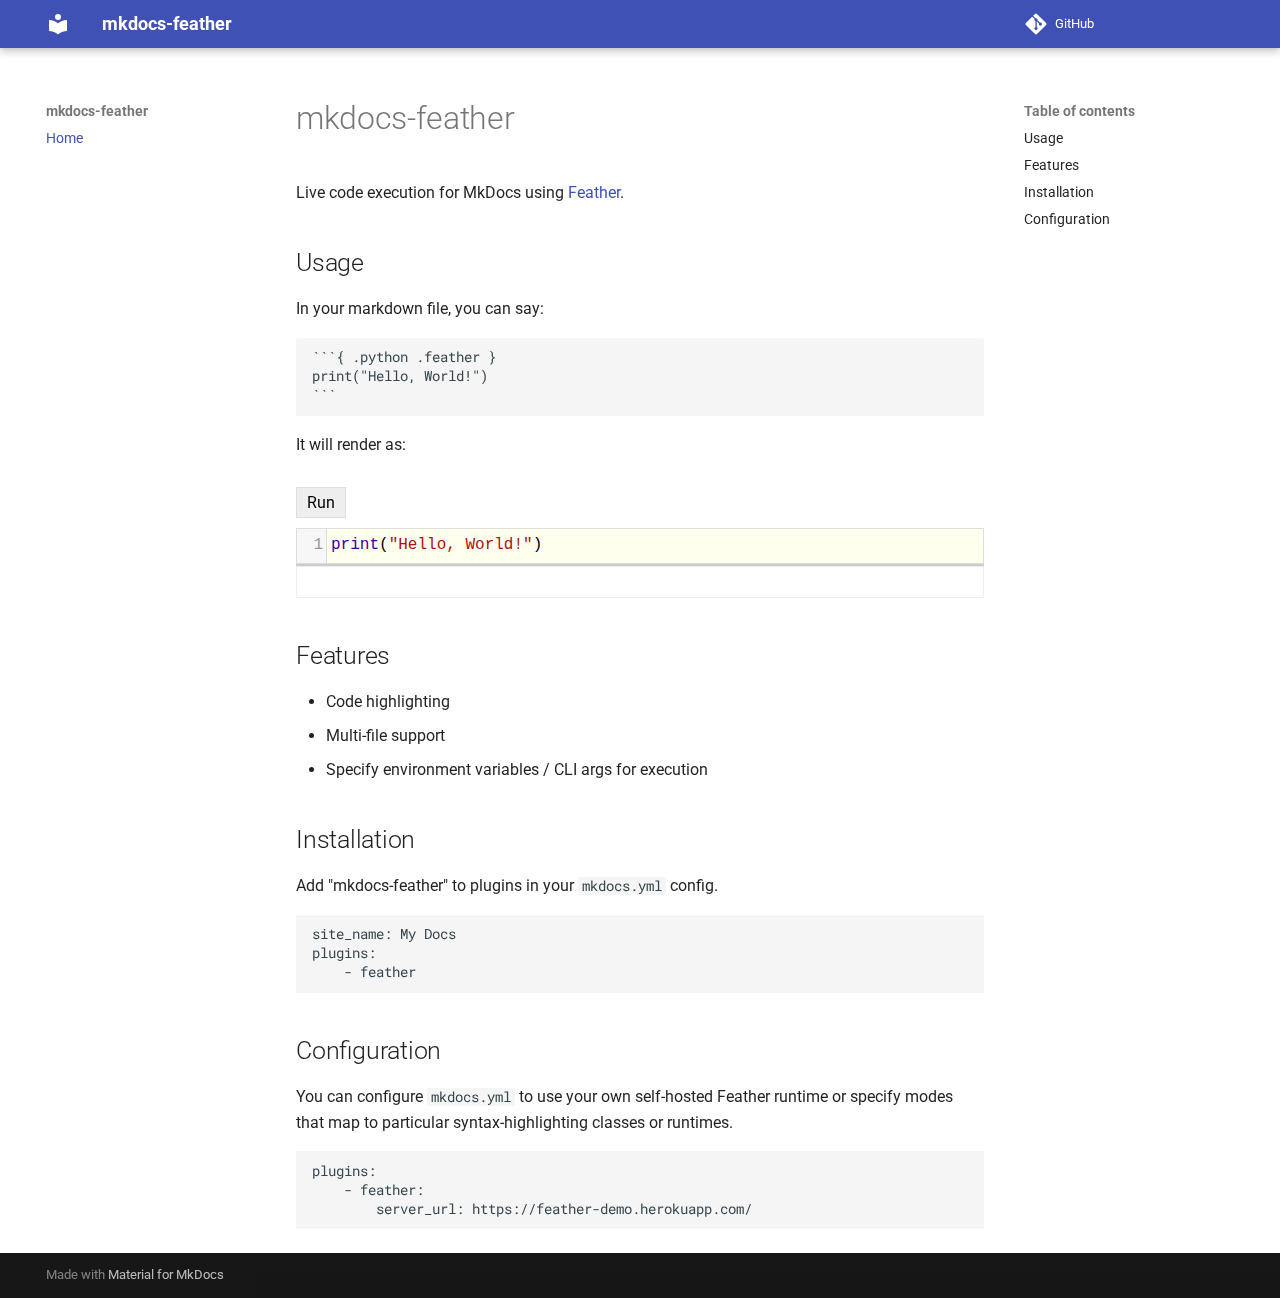
<file: index.html>
<!doctype html>
<html lang="en" class="no-js">
  <head>
    
      <meta charset="utf-8">
      <meta name="viewport" content="width=device-width,initial-scale=1">
      
      
      
      
      
      <link rel="icon" href="assets/images/favicon.png">
      <meta name="generator" content="mkdocs-1.4.3, mkdocs-material-9.1.13">
    
    
      
        <title>mkdocs-feather</title>
      
    
    
      <link rel="stylesheet" href="assets/stylesheets/main.85bb2934.min.css">
      
      

    
    
    
      
        
        
        <link rel="preconnect" href="https://fonts.gstatic.com" crossorigin>
        <link rel="stylesheet" href="https://fonts.googleapis.com/css?family=Roboto:300,300i,400,400i,700,700i%7CRoboto+Mono:400,400i,700,700i&display=fallback">
        <style>:root{--md-text-font:"Roboto";--md-code-font:"Roboto Mono"}</style>
      
    
    
      <link rel="stylesheet" href="assets/mkdocs-feather/codemirror/lib/codemirror.css">
    
      <link rel="stylesheet" href="assets/mkdocs-feather/feather.css">
    
    <script>__md_scope=new URL(".",location),__md_hash=e=>[...e].reduce((e,_)=>(e<<5)-e+_.charCodeAt(0),0),__md_get=(e,_=localStorage,t=__md_scope)=>JSON.parse(_.getItem(t.pathname+"."+e)),__md_set=(e,_,t=localStorage,a=__md_scope)=>{try{t.setItem(a.pathname+"."+e,JSON.stringify(_))}catch(e){}}</script>
    
      

    
    
    
  </head>
  
  
    <body dir="ltr">
  
    
    
      <script>var palette=__md_get("__palette");if(palette&&"object"==typeof palette.color)for(var key of Object.keys(palette.color))document.body.setAttribute("data-md-color-"+key,palette.color[key])</script>
    
    <input class="md-toggle" data-md-toggle="drawer" type="checkbox" id="__drawer" autocomplete="off">
    <input class="md-toggle" data-md-toggle="search" type="checkbox" id="__search" autocomplete="off">
    <label class="md-overlay" for="__drawer"></label>
    <div data-md-component="skip">
      
        
        <a href="#mkdocs-feather" class="md-skip">
          Skip to content
        </a>
      
    </div>
    <div data-md-component="announce">
      
    </div>
    
    
      

  

<header class="md-header md-header--shadow" data-md-component="header">
  <nav class="md-header__inner md-grid" aria-label="Header">
    <a href="." title="mkdocs-feather" class="md-header__button md-logo" aria-label="mkdocs-feather" data-md-component="logo">
      
  
  <svg xmlns="http://www.w3.org/2000/svg" viewBox="0 0 24 24"><path d="M12 8a3 3 0 0 0 3-3 3 3 0 0 0-3-3 3 3 0 0 0-3 3 3 3 0 0 0 3 3m0 3.54C9.64 9.35 6.5 8 3 8v11c3.5 0 6.64 1.35 9 3.54 2.36-2.19 5.5-3.54 9-3.54V8c-3.5 0-6.64 1.35-9 3.54Z"/></svg>

    </a>
    <label class="md-header__button md-icon" for="__drawer">
      <svg xmlns="http://www.w3.org/2000/svg" viewBox="0 0 24 24"><path d="M3 6h18v2H3V6m0 5h18v2H3v-2m0 5h18v2H3v-2Z"/></svg>
    </label>
    <div class="md-header__title" data-md-component="header-title">
      <div class="md-header__ellipsis">
        <div class="md-header__topic">
          <span class="md-ellipsis">
            mkdocs-feather
          </span>
        </div>
        <div class="md-header__topic" data-md-component="header-topic">
          <span class="md-ellipsis">
            
              Home
            
          </span>
        </div>
      </div>
    </div>
    
    
    
    
      <div class="md-header__source">
        <a href="https://github.com/pipalacademy/mkdocs-feather" title="Go to repository" class="md-source" data-md-component="source">
  <div class="md-source__icon md-icon">
    
    <svg xmlns="http://www.w3.org/2000/svg" viewBox="0 0 448 512"><!--! Font Awesome Free 6.4.0 by @fontawesome - https://fontawesome.com License - https://fontawesome.com/license/free (Icons: CC BY 4.0, Fonts: SIL OFL 1.1, Code: MIT License) Copyright 2023 Fonticons, Inc.--><path d="M439.55 236.05 244 40.45a28.87 28.87 0 0 0-40.81 0l-40.66 40.63 51.52 51.52c27.06-9.14 52.68 16.77 43.39 43.68l49.66 49.66c34.23-11.8 61.18 31 35.47 56.69-26.49 26.49-70.21-2.87-56-37.34L240.22 199v121.85c25.3 12.54 22.26 41.85 9.08 55a34.34 34.34 0 0 1-48.55 0c-17.57-17.6-11.07-46.91 11.25-56v-123c-20.8-8.51-24.6-30.74-18.64-45L142.57 101 8.45 235.14a28.86 28.86 0 0 0 0 40.81l195.61 195.6a28.86 28.86 0 0 0 40.8 0l194.69-194.69a28.86 28.86 0 0 0 0-40.81z"/></svg>
  </div>
  <div class="md-source__repository">
    GitHub
  </div>
</a>
      </div>
    
  </nav>
  
</header>
    
    <div class="md-container" data-md-component="container">
      
      
        
          
        
      
      <main class="md-main" data-md-component="main">
        <div class="md-main__inner md-grid">
          
            
              
              <div class="md-sidebar md-sidebar--primary" data-md-component="sidebar" data-md-type="navigation" >
                <div class="md-sidebar__scrollwrap">
                  <div class="md-sidebar__inner">
                    


<nav class="md-nav md-nav--primary" aria-label="Navigation" data-md-level="0">
  <label class="md-nav__title" for="__drawer">
    <a href="." title="mkdocs-feather" class="md-nav__button md-logo" aria-label="mkdocs-feather" data-md-component="logo">
      
  
  <svg xmlns="http://www.w3.org/2000/svg" viewBox="0 0 24 24"><path d="M12 8a3 3 0 0 0 3-3 3 3 0 0 0-3-3 3 3 0 0 0-3 3 3 3 0 0 0 3 3m0 3.54C9.64 9.35 6.5 8 3 8v11c3.5 0 6.64 1.35 9 3.54 2.36-2.19 5.5-3.54 9-3.54V8c-3.5 0-6.64 1.35-9 3.54Z"/></svg>

    </a>
    mkdocs-feather
  </label>
  
    <div class="md-nav__source">
      <a href="https://github.com/pipalacademy/mkdocs-feather" title="Go to repository" class="md-source" data-md-component="source">
  <div class="md-source__icon md-icon">
    
    <svg xmlns="http://www.w3.org/2000/svg" viewBox="0 0 448 512"><!--! Font Awesome Free 6.4.0 by @fontawesome - https://fontawesome.com License - https://fontawesome.com/license/free (Icons: CC BY 4.0, Fonts: SIL OFL 1.1, Code: MIT License) Copyright 2023 Fonticons, Inc.--><path d="M439.55 236.05 244 40.45a28.87 28.87 0 0 0-40.81 0l-40.66 40.63 51.52 51.52c27.06-9.14 52.68 16.77 43.39 43.68l49.66 49.66c34.23-11.8 61.18 31 35.47 56.69-26.49 26.49-70.21-2.87-56-37.34L240.22 199v121.85c25.3 12.54 22.26 41.85 9.08 55a34.34 34.34 0 0 1-48.55 0c-17.57-17.6-11.07-46.91 11.25-56v-123c-20.8-8.51-24.6-30.74-18.64-45L142.57 101 8.45 235.14a28.86 28.86 0 0 0 0 40.81l195.61 195.6a28.86 28.86 0 0 0 40.8 0l194.69-194.69a28.86 28.86 0 0 0 0-40.81z"/></svg>
  </div>
  <div class="md-source__repository">
    GitHub
  </div>
</a>
    </div>
  
  <ul class="md-nav__list" data-md-scrollfix>
    
      
      
      

  
  
    
  
  
    <li class="md-nav__item md-nav__item--active">
      
      <input class="md-nav__toggle md-toggle" type="checkbox" id="__toc">
      
      
        
      
      
        <label class="md-nav__link md-nav__link--active" for="__toc">
          Home
          <span class="md-nav__icon md-icon"></span>
        </label>
      
      <a href="." class="md-nav__link md-nav__link--active">
        Home
      </a>
      
        

<nav class="md-nav md-nav--secondary" aria-label="Table of contents">
  
  
  
    
  
  
    <label class="md-nav__title" for="__toc">
      <span class="md-nav__icon md-icon"></span>
      Table of contents
    </label>
    <ul class="md-nav__list" data-md-component="toc" data-md-scrollfix>
      
        <li class="md-nav__item">
  <a href="#usage" class="md-nav__link">
    Usage
  </a>
  
</li>
      
        <li class="md-nav__item">
  <a href="#features" class="md-nav__link">
    Features
  </a>
  
</li>
      
        <li class="md-nav__item">
  <a href="#installation" class="md-nav__link">
    Installation
  </a>
  
</li>
      
        <li class="md-nav__item">
  <a href="#configuration" class="md-nav__link">
    Configuration
  </a>
  
</li>
      
    </ul>
  
</nav>
      
    </li>
  

    
  </ul>
</nav>
                  </div>
                </div>
              </div>
            
            
              
              <div class="md-sidebar md-sidebar--secondary" data-md-component="sidebar" data-md-type="toc" >
                <div class="md-sidebar__scrollwrap">
                  <div class="md-sidebar__inner">
                    

<nav class="md-nav md-nav--secondary" aria-label="Table of contents">
  
  
  
    
  
  
    <label class="md-nav__title" for="__toc">
      <span class="md-nav__icon md-icon"></span>
      Table of contents
    </label>
    <ul class="md-nav__list" data-md-component="toc" data-md-scrollfix>
      
        <li class="md-nav__item">
  <a href="#usage" class="md-nav__link">
    Usage
  </a>
  
</li>
      
        <li class="md-nav__item">
  <a href="#features" class="md-nav__link">
    Features
  </a>
  
</li>
      
        <li class="md-nav__item">
  <a href="#installation" class="md-nav__link">
    Installation
  </a>
  
</li>
      
        <li class="md-nav__item">
  <a href="#configuration" class="md-nav__link">
    Configuration
  </a>
  
</li>
      
    </ul>
  
</nav>
                  </div>
                </div>
              </div>
            
          
          
            <div class="md-content" data-md-component="content">
              <article class="md-content__inner md-typeset">
                
                  

  
  


<h1 id="mkdocs-feather">mkdocs-feather</h1>
<p>Live code execution for MkDocs using <a href="https://github.com/pipalacademy/feather">Feather</a>.</p>
<h2 id="usage">Usage</h2>
<p>In your markdown file, you can say:</p>
<pre><code class="language-markdown">```{ .python .feather }
print(&quot;Hello, World!&quot;)
```
</code></pre>
<p>It will render as:</p>
<pre class="feather"><code class="language-python">print(&quot;Hello, World!&quot;)
</code></pre>
<h2 id="features">Features</h2>
<ul>
<li>Code highlighting</li>
<li>Multi-file support</li>
<li>Specify environment variables / CLI args for execution</li>
</ul>
<h2 id="installation">Installation</h2>
<p>Add "mkdocs-feather" to plugins in your <code>mkdocs.yml</code> config.</p>
<pre><code class="language-yml">site_name: My Docs 
plugins:
    - feather
</code></pre>
<h2 id="configuration">Configuration</h2>
<p>You can configure <code>mkdocs.yml</code> to use your own self-hosted Feather runtime or specify modes
that map to particular syntax-highlighting classes or runtimes.</p>
<pre><code class="language-yaml">plugins:
    - feather:
        server_url: https://feather-demo.herokuapp.com/
</code></pre><script type="text/javascript">var feather_config = {"server_url": "https://feather-demo.herokuapp.com"};</script>





                
              </article>
            </div>
          
          
        </div>
        
      </main>
      
        <footer class="md-footer">
  
  <div class="md-footer-meta md-typeset">
    <div class="md-footer-meta__inner md-grid">
      <div class="md-copyright">
  
  
    Made with
    <a href="https://squidfunk.github.io/mkdocs-material/" target="_blank" rel="noopener">
      Material for MkDocs
    </a>
  
</div>
      
    </div>
  </div>
</footer>
      
    </div>
    <div class="md-dialog" data-md-component="dialog">
      <div class="md-dialog__inner md-typeset"></div>
    </div>
    
    <script id="__config" type="application/json">{"base": ".", "features": [], "search": "assets/javascripts/workers/search.208ed371.min.js", "translations": {"clipboard.copied": "Copied to clipboard", "clipboard.copy": "Copy to clipboard", "search.result.more.one": "1 more on this page", "search.result.more.other": "# more on this page", "search.result.none": "No matching documents", "search.result.one": "1 matching document", "search.result.other": "# matching documents", "search.result.placeholder": "Type to start searching", "search.result.term.missing": "Missing", "select.version": "Select version"}}</script>
    
    
      <script src="assets/javascripts/bundle.b4d07000.min.js"></script>
      
        <script src="assets/mkdocs-feather/jquery-3.6.0.min.js"></script>
      
        <script src="assets/mkdocs-feather/codemirror/lib/codemirror.js"></script>
      
        <script src="assets/mkdocs-feather/codemirror/addon/mode/simple.js"></script>
      
        <script src="assets/mkdocs-feather/codemirror/keymap/sublime.js"></script>
      
        <script src="assets/mkdocs-feather/codemirror/mode/python/python.js"></script>
      
        <script src="assets/mkdocs-feather/feather.js"></script>
      
    
  </body>
</html>
</file>
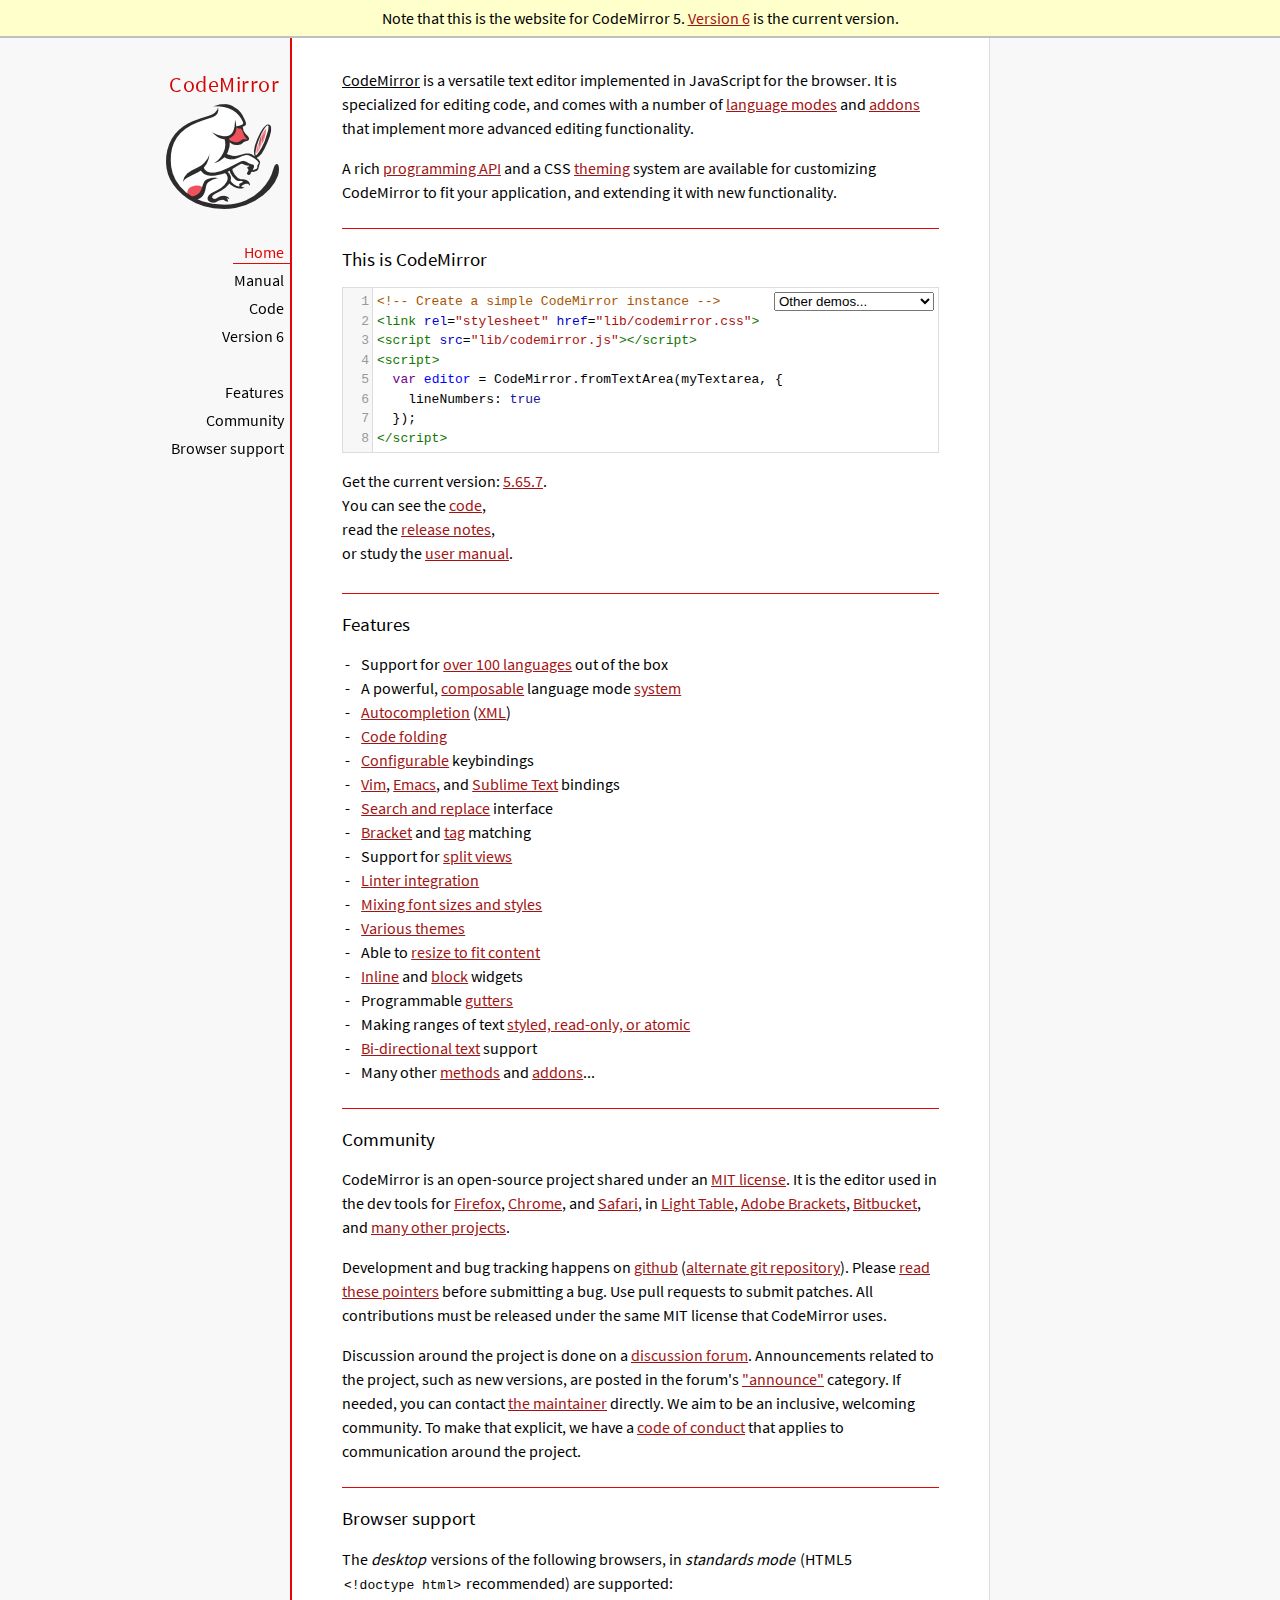
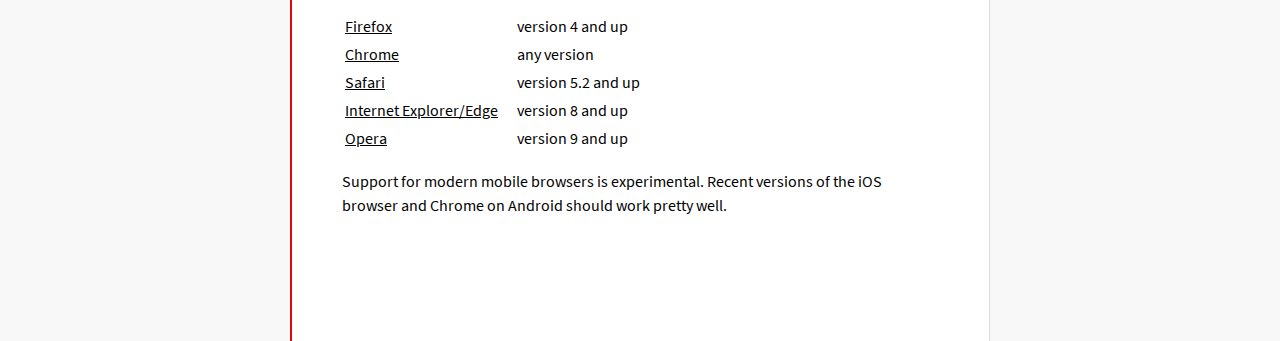
<file: vendor/codemirror-5.65.7/index.html>
<!doctype html>

<title>CodeMirror 5</title>
<meta charset="utf-8"/>

<link rel=stylesheet href="lib/codemirror.css">
<link rel=stylesheet href="doc/docs.css">
<script src="lib/codemirror.js"></script>
<script src="mode/xml/xml.js"></script>
<script src="mode/javascript/javascript.js"></script>
<script src="mode/css/css.js"></script>
<script src="mode/htmlmixed/htmlmixed.js"></script>
<script src="addon/edit/matchbrackets.js"></script>

<script src="doc/activebookmark.js"></script>

<style>
  .CodeMirror { height: auto; border: 1px solid #ddd; }
  .CodeMirror-scroll { max-height: 200px; }
  .CodeMirror pre { padding-left: 7px; line-height: 1.25; }
  .banner { background: #ffc; padding: 6px; border-bottom: 2px solid silver; text-align: center }
</style>

<div class=banner>
  Note that this is the website for CodeMirror 5. <a href="https://codemirror.net/">Version 6</a> is the current version.
</div>

<div id=nav>
  <a href="https://codemirror.net/5"><h1>CodeMirror</h1><img id=logo src="doc/logo.png"></a>

  <ul>
    <li><a class=active data-default="true" href="#description">Home</a>
    <li><a href="doc/manual.html">Manual</a>
    <li><a href="https://github.com/codemirror/codemirror5">Code</a>
    <li><a href="https://codemirror.net/">Version 6</a>
  </ul>
  <ul>
    <li><a href="#features">Features</a>
    <li><a href="#community">Community</a>
    <li><a href="#browsersupport">Browser support</a>
  </ul>
</div>

<article>

<section id=description class=first>
  <p><strong>CodeMirror</strong> is a versatile text editor
  implemented in JavaScript for the browser. It is specialized for
  editing code, and comes with a number of <a href="mode/index.html">language modes</a> and <a href="doc/manual.html#addons">addons</a>
  that implement more advanced editing functionality.</p>

  <p>A rich <a href="doc/manual.html#api">programming API</a> and a
  CSS <a href="doc/manual.html#styling">theming</a> system are
  available for customizing CodeMirror to fit your application, and
  extending it with new functionality.</p>
</section>

<section id=demo>
  <h2>This is CodeMirror</h2>
  <form style="position: relative; margin-top: .5em;"><textarea id=demotext>
<!-- Create a simple CodeMirror instance -->
<link rel="stylesheet" href="lib/codemirror.css">
<script src="lib/codemirror.js"></script>
<script>
  var editor = CodeMirror.fromTextArea(myTextarea, {
    lineNumbers: true
  });
</script></textarea>
  <select id="demolist" onchange="document.location = this.options[this.selectedIndex].value;">
    <option value="#">Other demos...</option>
    <option value="demo/complete.html">Autocompletion</option>
    <option value="demo/folding.html">Code folding</option>
    <option value="demo/theme.html">Themes</option>
    <option value="mode/htmlmixed/index.html">Mixed language modes</option>
    <option value="demo/bidi.html">Bi-directional text</option>
    <option value="demo/variableheight.html">Variable font sizes</option>
    <option value="demo/search.html">Search interface</option>
    <option value="demo/vim.html">Vim bindings</option>
    <option value="demo/emacs.html">Emacs bindings</option>
    <option value="demo/sublime.html">Sublime Text bindings</option>
    <option value="demo/tern.html">Tern integration</option>
    <option value="demo/merge.html">Merge/diff interface</option>
    <option value="demo/fullscreen.html">Full-screen editor</option>
    <option value="demo/simplescrollbars.html">Custom scrollbars</option>
  </select></form>
  <script>
    var editor = CodeMirror.fromTextArea(document.getElementById("demotext"), {
      lineNumbers: true,
      mode: "text/html",
      matchBrackets: true
    });
  </script>

  <div class=actions>
    Get the current version: <a href="https://codemirror.net/5/codemirror.zip">5.65.7</a>.<br>
    You can see the <a href="https://github.com/codemirror/codemirror5" title="GitHub repository">code</a>,<br>
    read the <a href="doc/releases.html">release notes</a>,<br>
    or study the <a href="doc/manual.html">user manual</a>.
  </div>

</section>

<section id=features>
  <h2>Features</h2>
  <ul>
    <li>Support for <a href="mode/index.html">over 100 languages</a> out of the box
    <li>A powerful, <a href="mode/htmlmixed/index.html">composable</a> language mode <a href="doc/manual.html#modeapi">system</a>
    <li><a href="doc/manual.html#addon_show-hint">Autocompletion</a> (<a href="demo/xmlcomplete.html">XML</a>)
    <li><a href="doc/manual.html#addon_foldcode">Code folding</a>
    <li><a href="doc/manual.html#option_extraKeys">Configurable</a> keybindings
    <li><a href="demo/vim.html">Vim</a>, <a href="demo/emacs.html">Emacs</a>, and <a href="demo/sublime.html">Sublime Text</a> bindings
    <li><a href="doc/manual.html#addon_search">Search and replace</a> interface
    <li><a href="doc/manual.html#addon_matchbrackets">Bracket</a> and <a href="doc/manual.html#addon_matchtags">tag</a> matching
    <li>Support for <a href="demo/buffers.html">split views</a>
    <li><a href="doc/manual.html#addon_lint">Linter integration</a>
    <li><a href="demo/variableheight.html">Mixing font sizes and styles</a>
    <li><a href="demo/theme.html">Various themes</a>
    <li>Able to <a href="demo/resize.html">resize to fit content</a>
    <li><a href="doc/manual.html#mark_replacedWith">Inline</a> and <a href="doc/manual.html#addLineWidget">block</a> widgets
    <li>Programmable <a href="demo/marker.html">gutters</a>
    <li>Making ranges of text <a href="doc/manual.html#markText">styled, read-only, or atomic</a>
    <li><a href="demo/bidi.html">Bi-directional text</a> support
    <li>Many other <a href="doc/manual.html#api">methods</a> and <a href="doc/manual.html#addons">addons</a>...
  </ul>
</section>

<section id=community>
  <h2>Community</h2>

  <p>CodeMirror is an open-source project shared under
  an <a href="LICENSE">MIT license</a>. It is the editor used in the
  dev tools for
  <a href="https://hacks.mozilla.org/2013/11/firefox-developer-tools-episode-27-edit-as-html-codemirror-more/">Firefox</a>,
  <a href="https://developers.google.com/chrome-developer-tools/">Chrome</a>,
  and <a href="https://developer.apple.com/safari/tools/">Safari</a>, in <a href="http://www.lighttable.com/">Light
  Table</a>, <a href="http://brackets.io/">Adobe
  Brackets</a>, <a href="http://blog.bitbucket.org/2013/05/14/edit-your-code-in-the-cloud-with-bitbucket/">Bitbucket</a>,
  and <a href="doc/realworld.html">many other projects</a>.</p>

  <p>Development and bug tracking happens
  on <a href="https://github.com/codemirror/CodeMirror/">github</a>
  (<a href="http://marijnhaverbeke.nl/git/codemirror">alternate git
  repository</a>).
  Please <a href="https://codemirror.net/5/doc/reporting.html">read these
  pointers</a> before submitting a bug. Use pull requests to submit
  patches. All contributions must be released under the same MIT
  license that CodeMirror uses.</p>

  <p>Discussion around the project is done on
  a <a href="https://discuss.codemirror.net">discussion forum</a>.
  Announcements related to the project, such as new versions, are
  posted in the
  forum's <a href="https://discuss.codemirror.net/c/announce">"announce"</a>
  category. If needed, you can
  contact <a href="mailto:marijnh@gmail.com">the maintainer</a>
  directly. We aim to be an inclusive, welcoming community. To make
  that explicit, we have
  a <a href="http://contributor-covenant.org/version/1/1/0/">code of
  conduct</a> that applies to communication around the project.</p>
</section>

<section id=browsersupport>
  <h2>Browser support</h2>
  <p>The <em>desktop</em> versions of the following browsers,
  in <em>standards mode</em> (HTML5 <code>&lt;!doctype html></code>
  recommended) are supported:</p>
  <table style="margin-bottom: 1em">
    <tr><th>Firefox</th><td>version 4 and up</td></tr>
    <tr><th>Chrome</th><td>any version</td></tr>
    <tr><th>Safari</th><td>version 5.2 and up</td></tr>
    <tr><th style="padding-right: 1em;">Internet Explorer/Edge</th><td>version 8 and up</td></tr>
    <tr><th>Opera</th><td>version 9 and up</td></tr>
  </table>
  <p>Support for modern mobile browsers is experimental. Recent
  versions of the iOS browser and Chrome on Android should work
  pretty well.</p>
</section>

</article>
</file>
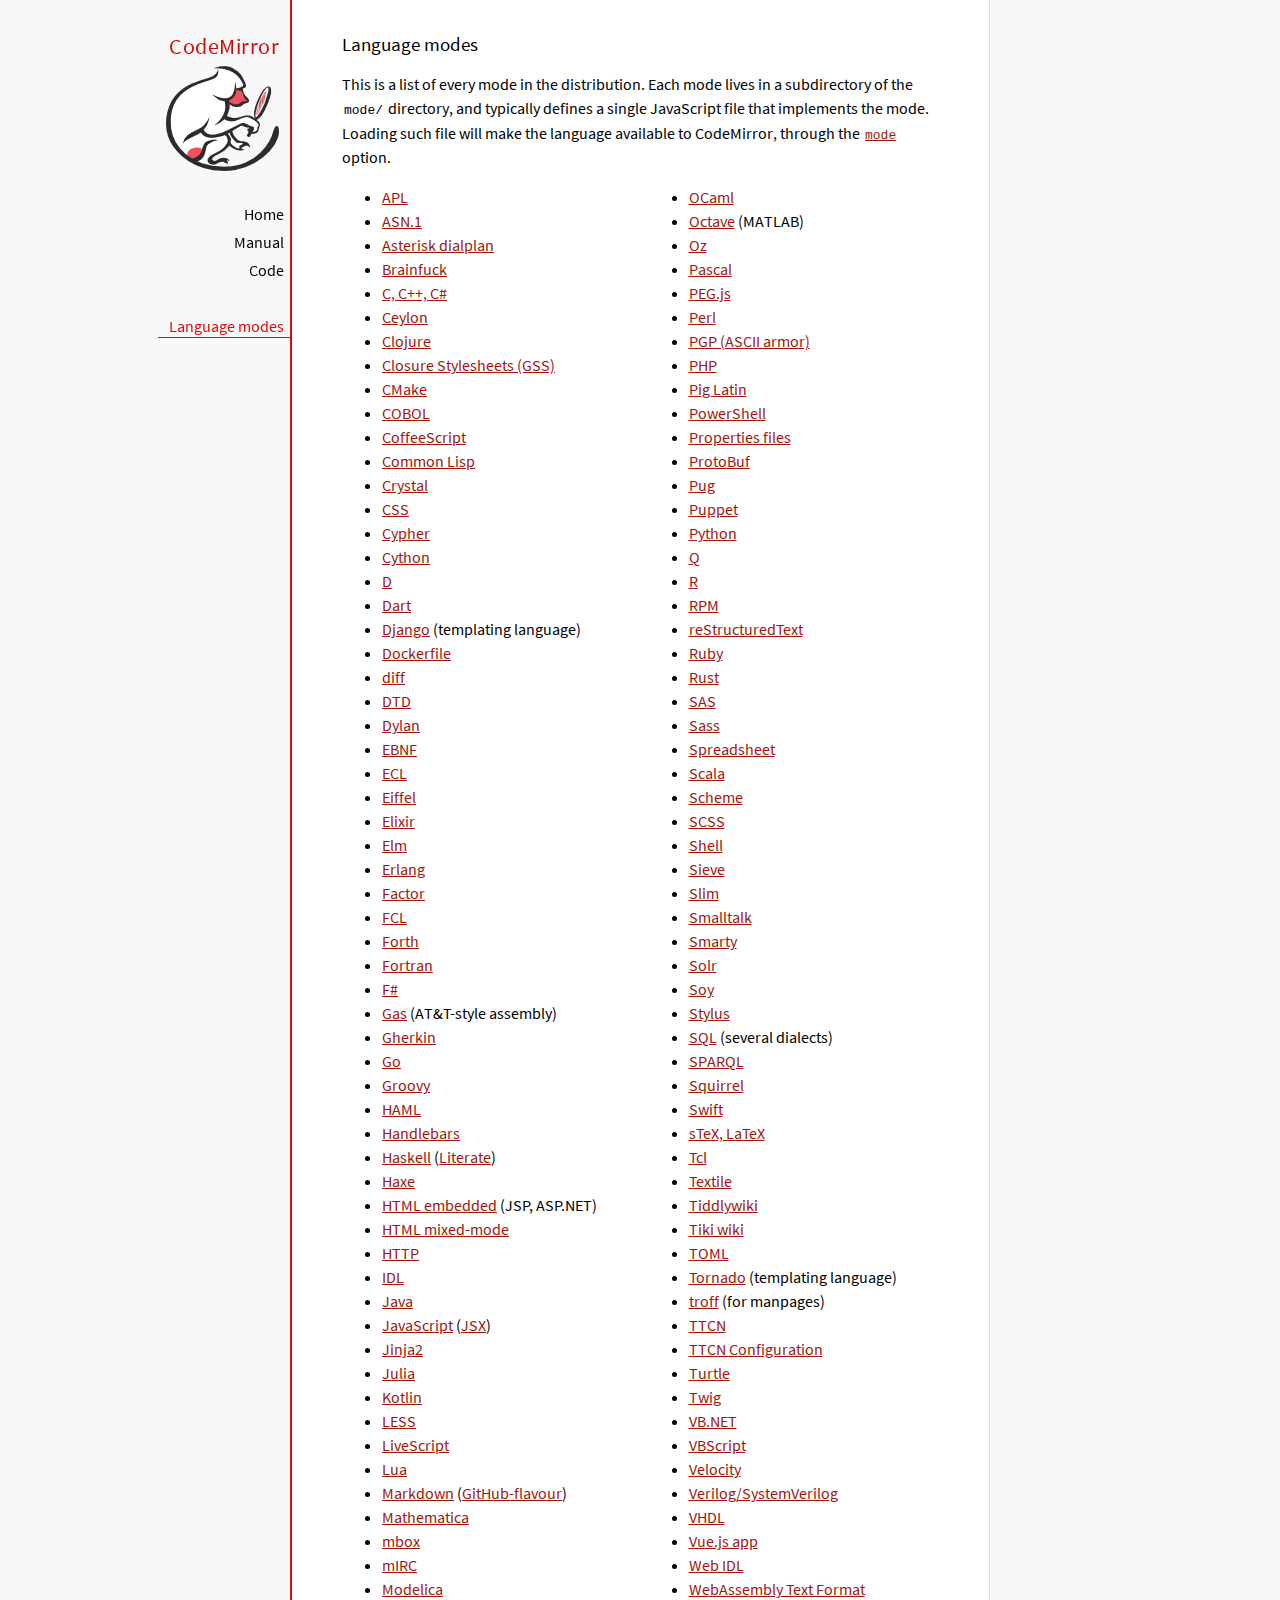
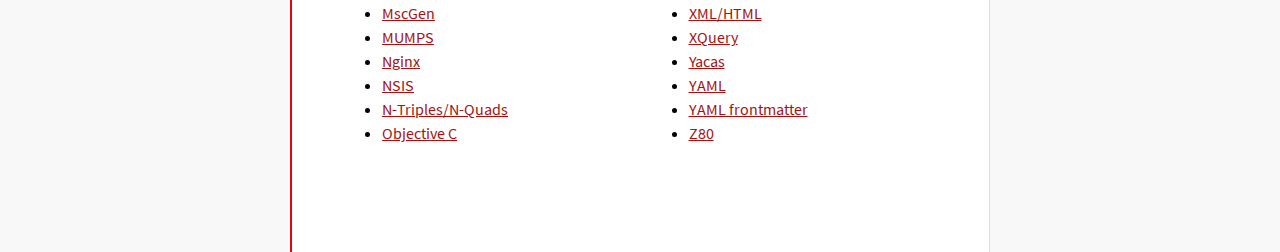
<file: vendor/codemirror-5.65.7/mode/index.html>
<!doctype html>

<title>CodeMirror: Language Modes</title>
<meta charset="utf-8"/>
<link rel=stylesheet href="../doc/docs.css">

<div id=nav>
  <a href="https://codemirror.net/5"><h1>CodeMirror</h1><img id=logo src="../doc/logo.png"></a>

  <ul>
    <li><a href="../index.html">Home</a>
    <li><a href="../doc/manual.html">Manual</a>
    <li><a href="https://github.com/codemirror/codemirror5">Code</a>
  </ul>
  <ul>
    <li><a class=active href="#">Language modes</a>
  </ul>
</div>

<article>

  <h2>Language modes</h2>

  <p>This is a list of every mode in the distribution. Each mode lives
in a subdirectory of the <code>mode/</code> directory, and typically
defines a single JavaScript file that implements the mode. Loading
such file will make the language available to CodeMirror, through
the <a href="../doc/manual.html#option_mode"><code>mode</code></a>
option.</p>

  <div style="-webkit-columns: 100px 2; -moz-columns: 100px 2; columns: 100px 2;">
    <ul style="margin-top: 0">
      <li><a href="apl/index.html">APL</a></li>
      <li><a href="asn.1/index.html">ASN.1</a></li>
      <li><a href="asterisk/index.html">Asterisk dialplan</a></li>
      <li><a href="brainfuck/index.html">Brainfuck</a></li>
      <li><a href="clike/index.html">C, C++, C#</a></li>
      <li><a href="clike/index.html">Ceylon</a></li>
      <li><a href="clojure/index.html">Clojure</a></li>
      <li><a href="css/gss.html">Closure Stylesheets (GSS)</a></li>
      <li><a href="cmake/index.html">CMake</a></li>
      <li><a href="cobol/index.html">COBOL</a></li>
      <li><a href="coffeescript/index.html">CoffeeScript</a></li>
      <li><a href="commonlisp/index.html">Common Lisp</a></li>
      <li><a href="crystal/index.html">Crystal</a></li>
      <li><a href="css/index.html">CSS</a></li>
      <li><a href="cypher/index.html">Cypher</a></li>
      <li><a href="python/index.html">Cython</a></li>
      <li><a href="d/index.html">D</a></li>
      <li><a href="dart/index.html">Dart</a></li>
      <li><a href="django/index.html">Django</a> (templating language)</li>
      <li><a href="dockerfile/index.html">Dockerfile</a></li>
      <li><a href="diff/index.html">diff</a></li>
      <li><a href="dtd/index.html">DTD</a></li>
      <li><a href="dylan/index.html">Dylan</a></li>
      <li><a href="ebnf/index.html">EBNF</a></li>
      <li><a href="ecl/index.html">ECL</a></li>
      <li><a href="eiffel/index.html">Eiffel</a></li>
      <li><a href="https://github.com/optick/codemirror-mode-elixir">Elixir</a></li>
      <li><a href="elm/index.html">Elm</a></li>
      <li><a href="erlang/index.html">Erlang</a></li>
      <li><a href="factor/index.html">Factor</a></li>
      <li><a href="fcl/index.html">FCL</a></li>
      <li><a href="forth/index.html">Forth</a></li>
      <li><a href="fortran/index.html">Fortran</a></li>
      <li><a href="mllike/index.html">F#</a></li>
      <li><a href="gas/index.html">Gas</a> (AT&amp;T-style assembly)</li>
      <li><a href="gherkin/index.html">Gherkin</a></li>
      <li><a href="go/index.html">Go</a></li>
      <li><a href="groovy/index.html">Groovy</a></li>
      <li><a href="haml/index.html">HAML</a></li>
      <li><a href="handlebars/index.html">Handlebars</a></li>
      <li><a href="haskell/index.html">Haskell</a> (<a href="haskell-literate/index.html">Literate</a>)</li>
      <li><a href="haxe/index.html">Haxe</a></li>
      <li><a href="htmlembedded/index.html">HTML embedded</a> (JSP, ASP.NET)</li>
      <li><a href="htmlmixed/index.html">HTML mixed-mode</a></li>
      <li><a href="http/index.html">HTTP</a></li>
      <li><a href="idl/index.html">IDL</a></li>
      <li><a href="clike/index.html">Java</a></li>
      <li><a href="javascript/index.html">JavaScript</a> (<a href="jsx/index.html">JSX</a>)</li>
      <li><a href="jinja2/index.html">Jinja2</a></li>
      <li><a href="julia/index.html">Julia</a></li>
      <li><a href="clike/index.html">Kotlin</a></li>
      <li><a href="css/less.html">LESS</a></li>
      <li><a href="livescript/index.html">LiveScript</a></li>
      <li><a href="lua/index.html">Lua</a></li>
      <li><a href="markdown/index.html">Markdown</a> (<a href="gfm/index.html">GitHub-flavour</a>)</li>
      <li><a href="mathematica/index.html">Mathematica</a></li>
      <li><a href="mbox/index.html">mbox</a></li>
      <li><a href="mirc/index.html">mIRC</a></li>
      <li><a href="modelica/index.html">Modelica</a></li>
      <li><a href="mscgen/index.html">MscGen</a></li>
      <li><a href="mumps/index.html">MUMPS</a></li>
      <li><a href="nginx/index.html">Nginx</a></li>
      <li><a href="nsis/index.html">NSIS</a></li>
      <li><a href="ntriples/index.html">N-Triples/N-Quads</a></li>
      <li><a href="clike/index.html">Objective C</a></li>
      <li><a href="mllike/index.html">OCaml</a></li>
      <li><a href="octave/index.html">Octave</a> (MATLAB)</li>
      <li><a href="oz/index.html">Oz</a></li>
      <li><a href="pascal/index.html">Pascal</a></li>
      <li><a href="pegjs/index.html">PEG.js</a></li>
      <li><a href="perl/index.html">Perl</a></li>
      <li><a href="asciiarmor/index.html">PGP (ASCII armor)</a></li>
      <li><a href="php/index.html">PHP</a></li>
      <li><a href="pig/index.html">Pig Latin</a></li>
      <li><a href="powershell/index.html">PowerShell</a></li>
      <li><a href="properties/index.html">Properties files</a></li>
      <li><a href="protobuf/index.html">ProtoBuf</a></li>
      <li><a href="pug/index.html">Pug</a></li>
      <li><a href="puppet/index.html">Puppet</a></li>
      <li><a href="python/index.html">Python</a></li>
      <li><a href="q/index.html">Q</a></li>
      <li><a href="r/index.html">R</a></li>
      <li><a href="rpm/index.html">RPM</a></li>
      <li><a href="rst/index.html">reStructuredText</a></li>
      <li><a href="ruby/index.html">Ruby</a></li>
      <li><a href="rust/index.html">Rust</a></li>
      <li><a href="sas/index.html">SAS</a></li>
      <li><a href="sass/index.html">Sass</a></li>
      <li><a href="spreadsheet/index.html">Spreadsheet</a></li>
      <li><a href="clike/scala.html">Scala</a></li>
      <li><a href="scheme/index.html">Scheme</a></li>
      <li><a href="css/scss.html">SCSS</a></li>
      <li><a href="shell/index.html">Shell</a></li>
      <li><a href="sieve/index.html">Sieve</a></li>
      <li><a href="slim/index.html">Slim</a></li>
      <li><a href="smalltalk/index.html">Smalltalk</a></li>
      <li><a href="smarty/index.html">Smarty</a></li>
      <li><a href="solr/index.html">Solr</a></li>
      <li><a href="soy/index.html">Soy</a></li>
      <li><a href="stylus/index.html">Stylus</a></li>
      <li><a href="sql/index.html">SQL</a> (several dialects)</li>
      <li><a href="sparql/index.html">SPARQL</a></li>
      <li><a href="clike/index.html">Squirrel</a></li>
      <li><a href="swift/index.html">Swift</a></li>
      <li><a href="stex/index.html">sTeX, LaTeX</a></li>
      <li><a href="tcl/index.html">Tcl</a></li>
      <li><a href="textile/index.html">Textile</a></li>
      <li><a href="tiddlywiki/index.html">Tiddlywiki</a></li>
      <li><a href="tiki/index.html">Tiki wiki</a></li>
      <li><a href="toml/index.html">TOML</a></li>
      <li><a href="tornado/index.html">Tornado</a> (templating language)</li>
      <li><a href="troff/index.html">troff</a> (for manpages)</li>
      <li><a href="ttcn/index.html">TTCN</a></li>
      <li><a href="ttcn-cfg/index.html">TTCN Configuration</a></li>
      <li><a href="turtle/index.html">Turtle</a></li>
      <li><a href="twig/index.html">Twig</a></li>
      <li><a href="vb/index.html">VB.NET</a></li>
      <li><a href="vbscript/index.html">VBScript</a></li>
      <li><a href="velocity/index.html">Velocity</a></li>
      <li><a href="verilog/index.html">Verilog/SystemVerilog</a></li>
      <li><a href="vhdl/index.html">VHDL</a></li>
      <li><a href="vue/index.html">Vue.js app</a></li>
      <li><a href="webidl/index.html">Web IDL</a></li>
      <li><a href="wast/index.html">WebAssembly Text Format</a></li>
      <li><a href="xml/index.html">XML/HTML</a></li>
      <li><a href="xquery/index.html">XQuery</a></li>
      <li><a href="yacas/index.html">Yacas</a></li>
      <li><a href="yaml/index.html">YAML</a></li>
      <li><a href="yaml-frontmatter/index.html">YAML frontmatter</a></li>
      <li><a href="z80/index.html">Z80</a></li>
    </ul>
  </div>

</article>
</file>
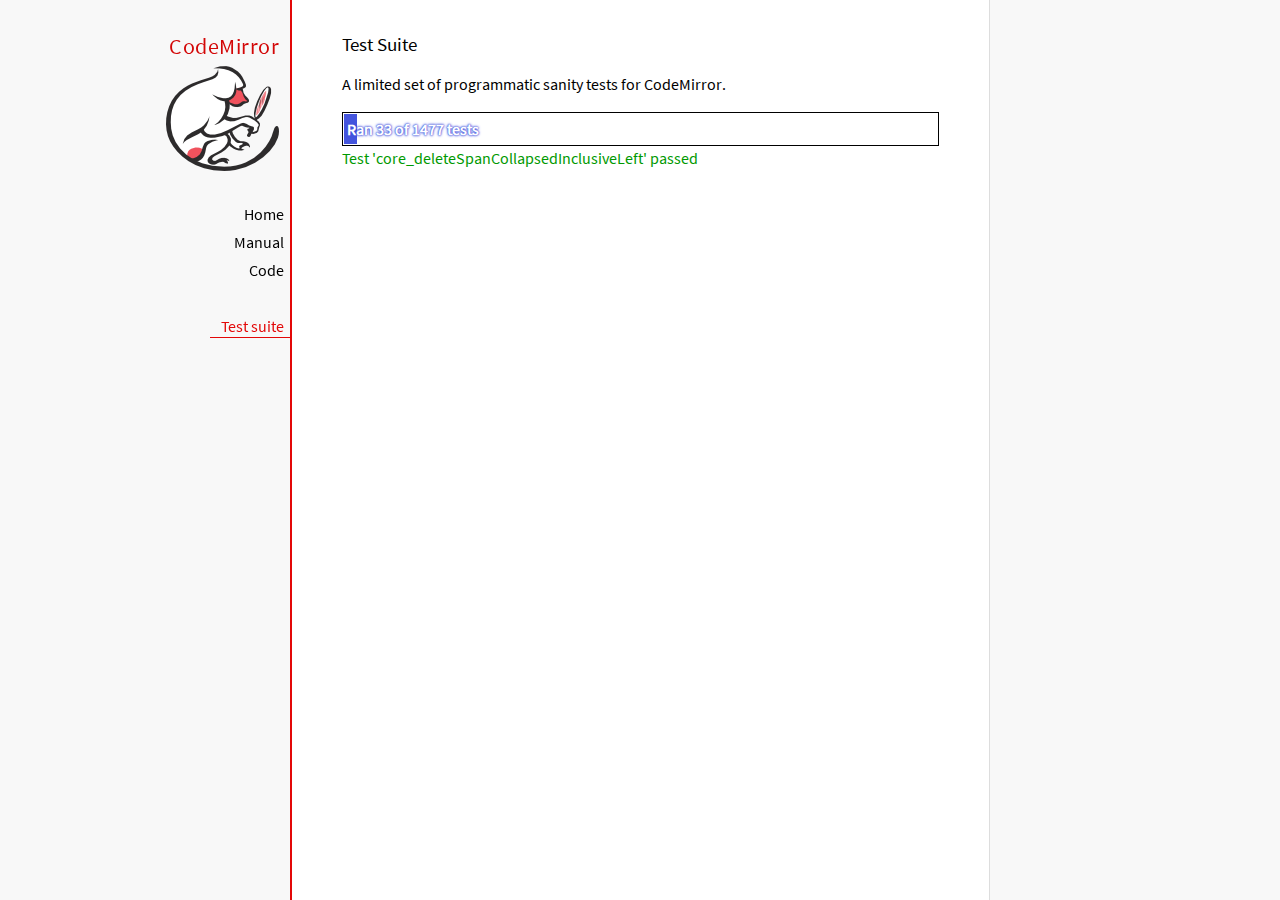
<file: vendor/codemirror-5.65.7/test/index.html>
<!doctype html>

<meta charset="utf-8"/>
<title>CodeMirror: Test Suite</title>
<link rel=stylesheet href="../doc/docs.css">

<link rel="stylesheet" href="../lib/codemirror.css">
<link rel="stylesheet" href="mode_test.css">
<script>
  var errored = []
  window.onerror = function(e) { errored.push(e) }
</script>
<script src="../doc/activebookmark.js"></script>
<script src="../lib/codemirror.js"></script>
<script src="../mode/meta.js"></script>
<script src="../addon/mode/overlay.js"></script>
<script src="../addon/mode/multiplex.js"></script>
<script src="../addon/search/searchcursor.js"></script>
<script src="../addon/dialog/dialog.js"></script>
<script src="../addon/edit/matchbrackets.js"></script>
<script src="../addon/hint/sql-hint.js"></script>
<script src="../addon/hint/xml-hint.js"></script>
<script src="../addon/hint/html-hint.js"></script>
<script src="../addon/comment/comment.js"></script>
<script src="../addon/mode/simple.js"></script>
<script src="../mode/css/css.js"></script>
<script src="../mode/clike/clike.js"></script>
<!-- clike must be after css or vim and sublime tests will fail -->
<script src="../mode/clojure/clojure.js"></script>
<script src="../mode/cypher/cypher.js"></script>
<script src="../mode/d/d.js"></script>
<script src="../mode/dockerfile/dockerfile.js"></script>
<script src="../mode/gfm/gfm.js"></script>
<script src="../mode/haml/haml.js"></script>
<script src="../mode/htmlmixed/htmlmixed.js"></script>
<script src="../mode/javascript/javascript.js"></script>
<script src="../mode/jsx/jsx.js"></script>
<script src="../mode/markdown/markdown.js"></script>
<script src="../mode/php/php.js"></script>
<script src="../mode/python/python.js"></script>
<script src="../mode/powershell/powershell.js"></script>
<script src="../mode/ruby/ruby.js"></script>
<script src="../mode/sass/sass.js"></script>
<script src="../mode/shell/shell.js"></script>
<script src="../mode/slim/slim.js"></script>
<script src="../mode/soy/soy.js"></script>
<script src="../mode/sql/sql.js"></script>
<script src="../mode/stex/stex.js"></script>
<script src="../mode/swift/swift.js"></script>
<script src="../mode/textile/textile.js"></script>
<script src="../mode/verilog/verilog.js"></script>
<script src="../mode/xml/xml.js"></script>
<script src="../mode/xquery/xquery.js"></script>
<script src="../keymap/emacs.js"></script>
<script src="../keymap/sublime.js"></script>
<script src="../keymap/vim.js"></script>
<script src="../mode/rust/rust.js"></script>
<script src="../mode/mscgen/mscgen.js"></script>
<script src="../mode/dylan/dylan.js"></script>
<script src="../mode/wast/wast.js"></script>

<style>
  .ok { color: #090; }
  .fail { color: #e00; }
  .error { color: #c90; }
  .done { font-weight: bold; }
  #progress {
  background: #45d;
  color: white;
  text-shadow: 0 0 1px #45d, 0 0 2px #45d, 0 0 3px #45d;
  font-weight: bold;
  white-space: pre;
  }
  #testground {
  visibility: hidden;
  }
  #testground.offscreen {
  visibility: visible;
  position: absolute;
  left: -10000px;
  top: -10000px;
  }
  .CodeMirror { border: 1px solid black; }
</style>

<div id=nav>
  <a href="https://codemirror.net/5"><h1>CodeMirror</h1><img id=logo src="../doc/logo.png"></a>

  <ul>
    <li><a href="../index.html">Home</a>
    <li><a href="../doc/manual.html">Manual</a>
    <li><a href="https://github.com/codemirror/codemirror5">Code</a>
  </ul>
  <ul>
    <li><a class=active href="#">Test suite</a>
  </ul>
</div>

<article>
  <h2>Test Suite</h2>

    <p>A limited set of programmatic sanity tests for CodeMirror.</p>

    <div style="border: 1px solid black; padding: 1px; max-width: 700px;">
      <div style="width: 0px;" id=progress><div style="padding: 3px;">Ran <span id="progress_ran">0</span><span id="progress_total"> of 0</span> tests</div></div>
    </div>
    <p id=status>Please enable JavaScript...</p>
    <div id=output></div>

    <div id=testground></div>

    <script src="driver.js"></script>
    <script src="test.js"></script>
    <script src="doc_test.js"></script>
    <script src="multi_test.js"></script>
    <script src="contenteditable_test.js"></script>
    <script src="scroll_test.js"></script>
    <script src="comment_test.js"></script>
    <script src="search_test.js"></script>
    <script src="mode_test.js"></script>

    <script src="../mode/clike/test.js"></script>
    <script src="../mode/clojure/test.js"></script>
    <script src="../mode/css/test.js"></script>
    <script src="../mode/css/gss_test.js"></script>
    <script src="../mode/css/scss_test.js"></script>
    <script src="../mode/css/less_test.js"></script>
    <script src="../mode/cypher/test.js"></script>
    <script src="../mode/d/test.js"></script>
    <script src="../mode/dockerfile/test.js"></script>
    <script src="../mode/gfm/test.js"></script>
    <script src="../mode/haml/test.js"></script>
    <script src="../mode/javascript/test.js"></script>
    <script src="../mode/jsx/test.js"></script>
    <script src="../mode/markdown/test.js"></script>
    <script src="../mode/php/test.js"></script>
    <script src="../mode/powershell/test.js"></script>
    <script src="../mode/ruby/test.js"></script>
    <script src="../mode/sass/test.js"></script>
    <script src="../mode/shell/test.js"></script>
    <script src="../mode/slim/test.js"></script>
    <script src="../mode/soy/test.js"></script>
    <script src="../mode/stex/test.js"></script>
    <script src="../mode/swift/test.js"></script>
    <script src="../mode/textile/test.js"></script>
    <script src="../mode/verilog/test.js"></script>
    <script src="../mode/xml/test.js"></script>
    <script src="../mode/xquery/test.js"></script>
    <script src="../mode/python/test.js"></script>
    <script src="../mode/rust/test.js"></script>
    <script src="../mode/wast/test.js"></script>
    <script src="../mode/mscgen/mscgen_test.js"></script>
    <script src="../mode/mscgen/xu_test.js"></script>
    <script src="../mode/mscgen/msgenny_test.js"></script>
    <script src="../mode/dylan/test.js"></script>
    <script src="../addon/mode/multiplex_test.js"></script>
    <script src="../addon/fold/foldcode.js"></script>
    <script src="../addon/fold/brace-fold.js"></script>
    <script src="../addon/fold/xml-fold.js"></script>
    <script src="../addon/scroll/annotatescrollbar.js"></script>

    <script src="emacs_test.js"></script>
    <script src="sql-hint-test.js"></script>
    <script src="sublime_test.js"></script>
    <script src="html-hint-test.js"></script>
    <script src="annotatescrollbar.js"></script>
    <script>
      window.onload = runHarness;
      CodeMirror.on(window, 'hashchange', runHarness);

      function esc(str) {
        return str.replace(/[<&]/, function(ch) { return ch == "<" ? "&lt;" : "&amp;"; });
      }

      var output = document.getElementById("output"),
          progress = document.getElementById("progress"),
          progressRan = document.getElementById("progress_ran").childNodes[0],
          progressTotal = document.getElementById("progress_total").childNodes[0];
      var count = 0,
          failed = 0,
          skipped = 0,
          bad = "",
          running = false, // Flag that states tests are running
          quit = false, // Flag to quit tests ASAP
          verbose = false, // Adds message for *every* test to output
          done = false

      function runHarness(){
        if (running) {
          quit = true;
          setStatus("Restarting tests...", '', true);
          setTimeout(function(){ runHarness(); }, 500);
          return;
        }
        filters = [];
        verbose = false;
        if (window.location.hash.substr(1)){
          var strings = window.location.hash.substr(1).split(",");
          while (strings.length) {
            var s = strings.shift();
            if (s === "verbose")
              verbose = true;
            else
              filters.push(parseTestFilter(decodeURIComponent(s)));
          }
        }
        quit = false;
        running = true;
        setStatus("Loading tests...");
        count = 0;
        failed = 0;
        done = false;
        skipped = 0;
        bad = "";
        totalTests = countTests();
        progressTotal.nodeValue = " of " + totalTests;
        progressRan.nodeValue = count;
        output.innerHTML = '';
        document.getElementById("testground").innerHTML = "<form>" +
          "<textarea id=\"code\" name=\"code\"></textarea>" +
          "<input type=submit value=ok name=submit>" +
          "</form>";
        runTests(displayTest);
      }

      function setStatus(message, className, force){
        if (quit && !force) return;
        if (!message) throw("must provide message");
        var status = document.getElementById("status").childNodes[0];
        status.nodeValue = message;
        status.parentNode.className = className;
      }
      function addOutput(name, className, code){
        var newOutput = document.createElement("dl");
        var newTitle = document.createElement("dt");
        newTitle.className = className;
        newTitle.appendChild(document.createTextNode(name));
        newOutput.appendChild(newTitle);
        var newMessage = document.createElement("dd");
        newMessage.innerHTML = code;
        newOutput.appendChild(newTitle);
        newOutput.appendChild(newMessage);
        output.appendChild(newOutput);
      }
      function displayTest(type, name, customMessage) {
        var message = "???";
        if (type != "done" && type != "skipped") ++count;
        progress.style.width = (count * (progress.parentNode.clientWidth - 2) / (totalTests || 1)) + "px";
        progressRan.nodeValue = count;
        if (type == "ok") {
          message = "Test '" + name + "' passed";
          if (!verbose) customMessage = false;
        } else if (type == "skipped") {
          message = "Test '" + name + "' skipped";
          ++skipped;
          if (!verbose) customMessage = false;
        } else if (type == "expected") {
          message = "Test '" + name + "' failed as expected";
          if (!verbose) customMessage = false;
        } else if (type == "error" || type == "fail") {
          ++failed;
          message = "Test '" + name + "' failed";
        } else if (type == "done") {
          if (failed) {
            type += " fail";
            message = failed + " failure" + (failed > 1 ? "s" : "");
          } else if (count < totalTests) {
            failed = totalTests - count;
            type += " fail";
            message = failed + " failure" + (failed > 1 ? "s" : "");
          } else {
            type += " ok";
            message = "All passed"
            if (skipped) {
              message += " (" + skipped + " skipped)";
            }
          }
          done = true
          progressTotal.nodeValue = '';
          customMessage = true; // Hack to avoid adding to output
        }
        if (verbose && !customMessage)  customMessage = message;
        setStatus(message, type);
        if (customMessage && customMessage.length > 0) {
          addOutput(name, type, customMessage);
        }
      }
    </script>

</article>
</file>
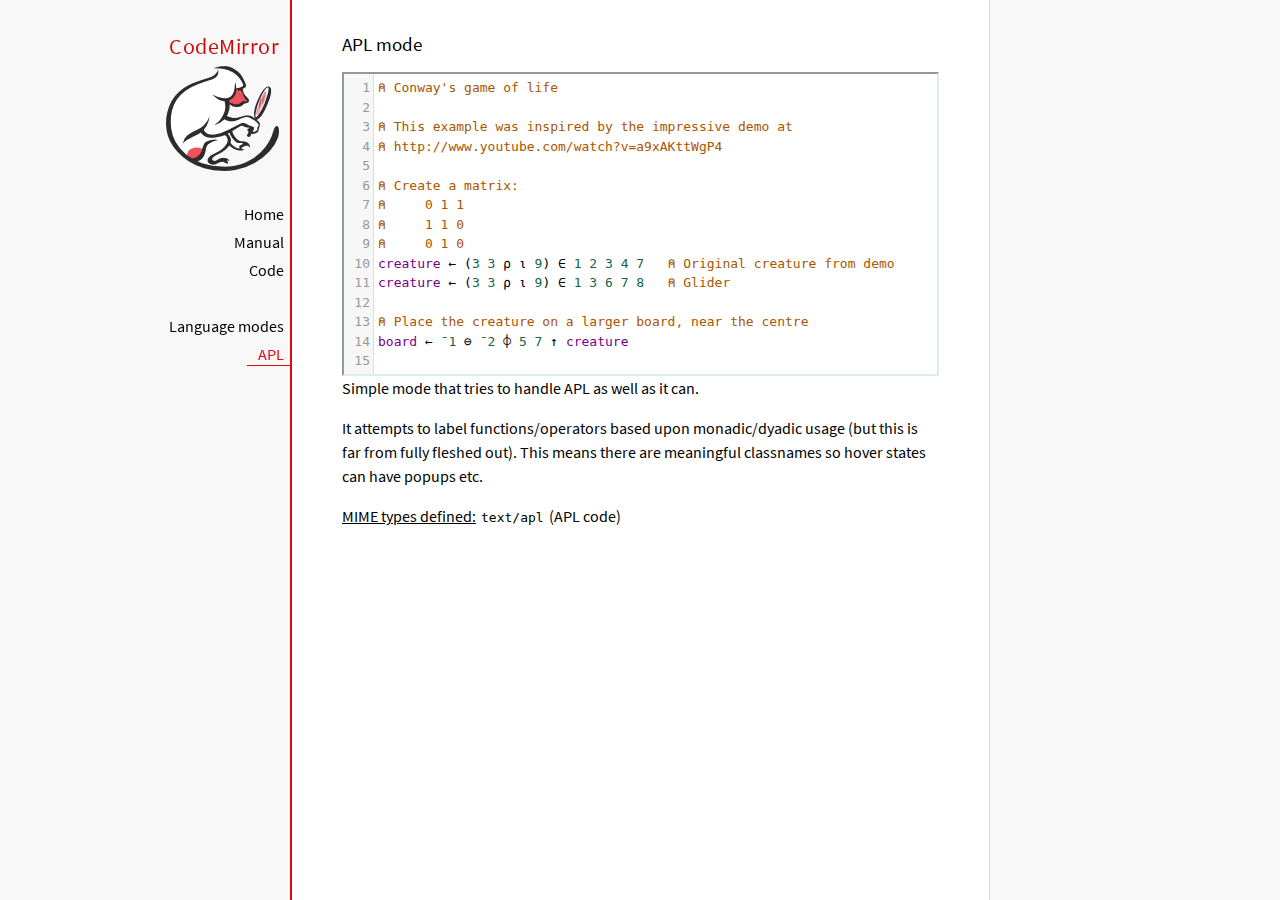
<file: vendor/codemirror-5.65.7/mode/apl/index.html>
<!doctype html>

<title>CodeMirror: APL mode</title>
<meta charset="utf-8"/>
<link rel=stylesheet href="../../doc/docs.css">

<link rel="stylesheet" href="../../lib/codemirror.css">
<script src="../../lib/codemirror.js"></script>
<script src="../../addon/edit/matchbrackets.js"></script>
<script src="./apl.js"></script>
<style>
	.CodeMirror { border: 2px inset #dee; }
    </style>
<div id=nav>
  <a href="https://codemirror.net/5"><h1>CodeMirror</h1><img id=logo src="../../doc/logo.png" alt=""></a>

  <ul>
    <li><a href="../../index.html">Home</a>
    <li><a href="../../doc/manual.html">Manual</a>
    <li><a href="https://github.com/codemirror/codemirror5">Code</a>
  </ul>
  <ul>
    <li><a href="../index.html">Language modes</a>
    <li><a class=active href="#">APL</a>
  </ul>
</div>

<article>
<h2>APL mode</h2>
<form><textarea id="code" name="code">
⍝ Conway's game of life

⍝ This example was inspired by the impressive demo at
⍝ http://www.youtube.com/watch?v=a9xAKttWgP4

⍝ Create a matrix:
⍝     0 1 1
⍝     1 1 0
⍝     0 1 0
creature ← (3 3 ⍴ ⍳ 9) ∈ 1 2 3 4 7   ⍝ Original creature from demo
creature ← (3 3 ⍴ ⍳ 9) ∈ 1 3 6 7 8   ⍝ Glider

⍝ Place the creature on a larger board, near the centre
board ← ¯1 ⊖ ¯2 ⌽ 5 7 ↑ creature

⍝ A function to move from one generation to the next
life ← {∨/ 1 ⍵ ∧ 3 4 = ⊂+/ +⌿ 1 0 ¯1 ∘.⊖ 1 0 ¯1 ⌽¨ ⊂⍵}

⍝ Compute n-th generation and format it as a
⍝ character matrix
gen ← {' #'[(life ⍣ ⍵) board]}

⍝ Show first three generations
(gen 1) (gen 2) (gen 3)
</textarea></form>

    <script>
      var editor = CodeMirror.fromTextArea(document.getElementById("code"), {
        lineNumbers: true,
        matchBrackets: true,
        mode: "text/apl"
      });
    </script>

    <p>Simple mode that tries to handle APL as well as it can.</p>
    <p>It attempts to label functions/operators based upon
    monadic/dyadic usage (but this is far from fully fleshed out).
    This means there are meaningful classnames so hover states can
    have popups etc.</p>

    <p><strong>MIME types defined:</strong> <code>text/apl</code> (APL code)</p>
  </article>
</file>
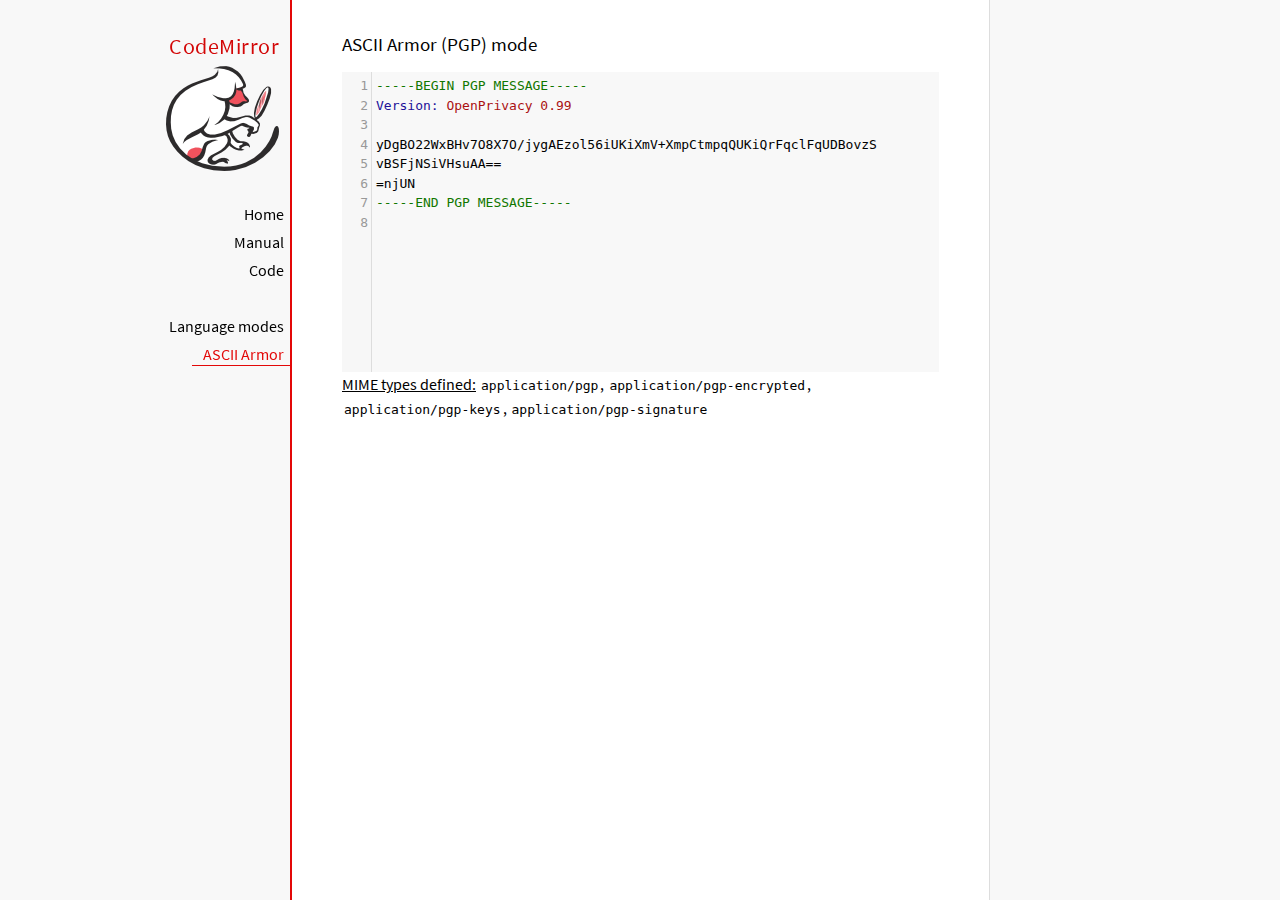
<file: vendor/codemirror-5.65.7/mode/asciiarmor/index.html>
<!doctype html>

<title>CodeMirror: ASCII Armor (PGP) mode</title>
<meta charset="utf-8"/>
<link rel=stylesheet href="../../doc/docs.css">

<link rel="stylesheet" href="../../lib/codemirror.css">
<script src="../../lib/codemirror.js"></script>
<script src="asciiarmor.js"></script>
<style>.CodeMirror {background: #f8f8f8;}</style>
<div id=nav>
  <a href="https://codemirror.net/5"><h1>CodeMirror</h1><img id=logo src="../../doc/logo.png" alt=""></a>

  <ul>
    <li><a href="../../index.html">Home</a>
    <li><a href="../../doc/manual.html">Manual</a>
    <li><a href="https://github.com/codemirror/codemirror5">Code</a>
  </ul>
  <ul>
    <li><a href="../index.html">Language modes</a>
    <li><a class=active href="#">ASCII Armor</a>
  </ul>
</div>

<article>
<h2>ASCII Armor (PGP) mode</h2>
<form><textarea id="code" name="code">
-----BEGIN PGP MESSAGE-----
Version: OpenPrivacy 0.99

yDgBO22WxBHv7O8X7O/jygAEzol56iUKiXmV+XmpCtmpqQUKiQrFqclFqUDBovzS
vBSFjNSiVHsuAA==
=njUN
-----END PGP MESSAGE-----
</textarea></form>

<script>
var editor = CodeMirror.fromTextArea(document.getElementById("code"), {
  lineNumbers: true
});
</script>

<p><strong>MIME types
defined:</strong> <code>application/pgp</code>, <code>application/pgp-encrypted</code>, <code>application/pgp-keys</code>, <code>application/pgp-signature</code></p>

</article>
</file>
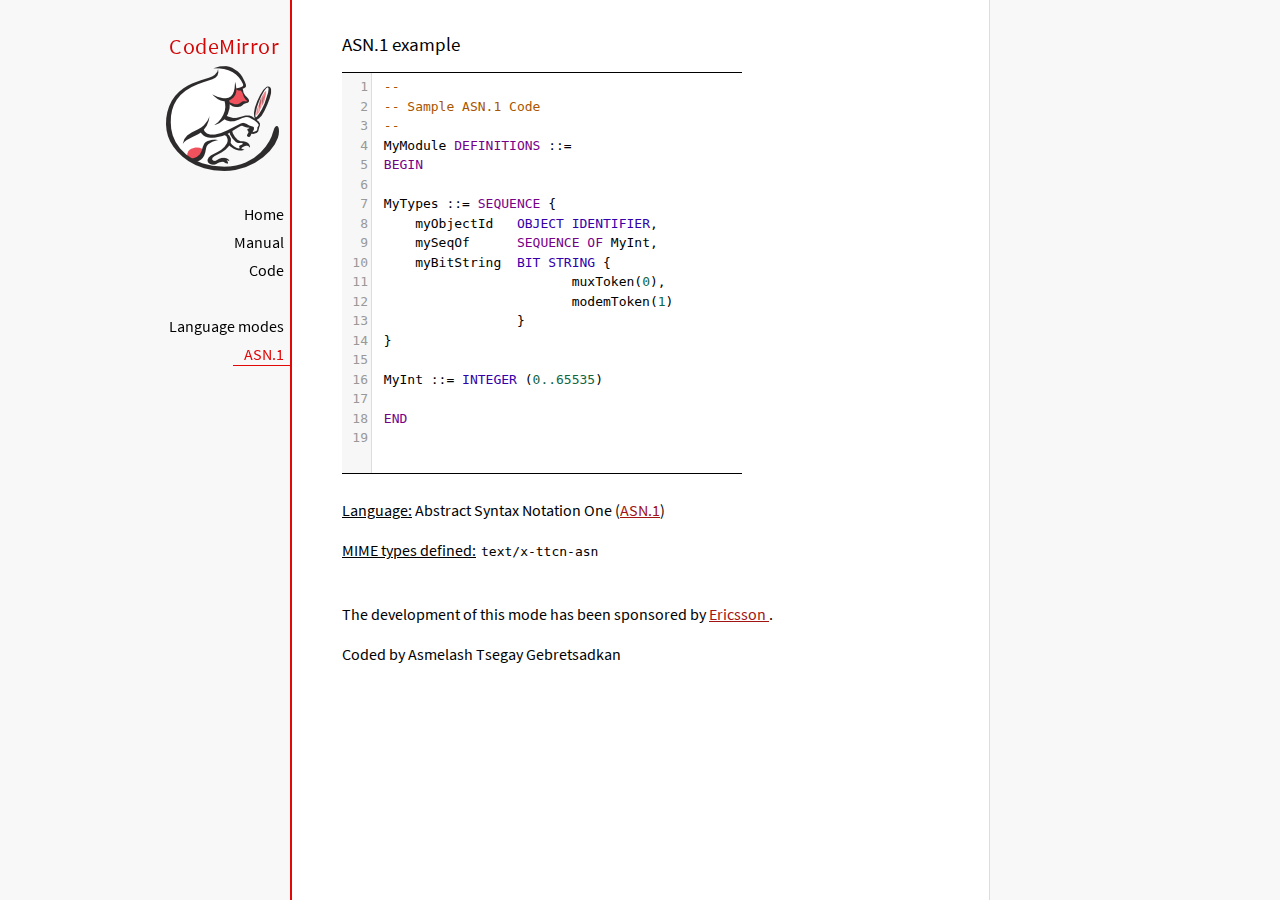
<file: vendor/codemirror-5.65.7/mode/asn.1/index.html>
﻿<!doctype html>

<title>CodeMirror: ASN.1 mode</title>
<meta charset="utf-8"/>
<link rel=stylesheet href="../../doc/docs.css">

<link rel="stylesheet" href="../../lib/codemirror.css">
<script src="../../lib/codemirror.js"></script>
<script src="../../addon/edit/matchbrackets.js"></script>
<script src="asn.1.js"></script>
<style>
    .CodeMirror {
        border-top: 1px solid black;
        border-bottom: 1px solid black;
    }
</style>
<div id=nav>
    <a href="https://codemirror.net/5"><h1>CodeMirror</h1>
        <img id=logo src="../../doc/logo.png" alt="">
    </a>

    <ul>
        <li><a href="../../index.html">Home</a>
        <li><a href="../../doc/manual.html">Manual</a>
        <li><a href="https://github.com/codemirror/codemirror5">Code</a>
    </ul>
    <ul>
        <li><a href="../index.html">Language modes</a>
        <li><a class=active href="http://en.wikipedia.org/wiki/Abstract_Syntax_Notation_One">ASN.1</a>
    </ul>
</div>
<article>
    <h2>ASN.1 example</h2>
    <div>
        <textarea id="ttcn-asn-code">
 --
 -- Sample ASN.1 Code
 --
 MyModule DEFINITIONS ::=
 BEGIN

 MyTypes ::= SEQUENCE {
     myObjectId   OBJECT IDENTIFIER,
     mySeqOf      SEQUENCE OF MyInt,
     myBitString  BIT STRING {
                         muxToken(0),
                         modemToken(1)
                  }
 }

 MyInt ::= INTEGER (0..65535)

 END
        </textarea>
    </div>

    <script>
        var ttcnEditor = CodeMirror.fromTextArea(document.getElementById("ttcn-asn-code"), {
            lineNumbers: true,
            matchBrackets: true,
            mode: "text/x-ttcn-asn"
        });
        ttcnEditor.setSize(400, 400);
        var mac = CodeMirror.keyMap.default == CodeMirror.keyMap.macDefault;
        CodeMirror.keyMap.default[(mac ? "Cmd" : "Ctrl") + "-Space"] = "autocomplete";
    </script>
    <br/>
    <p><strong>Language:</strong> Abstract Syntax Notation One
        (<a href="http://www.itu.int/en/ITU-T/asn1/Pages/introduction.aspx">ASN.1</a>)
    </p>
    <p><strong>MIME types defined:</strong> <code>text/x-ttcn-asn</code></p>

    <br/>
    <p>The development of this mode has been sponsored by <a href="http://www.ericsson.com/">Ericsson
    </a>.</p>
    <p>Coded by Asmelash Tsegay Gebretsadkan </p>
</article>
</file>
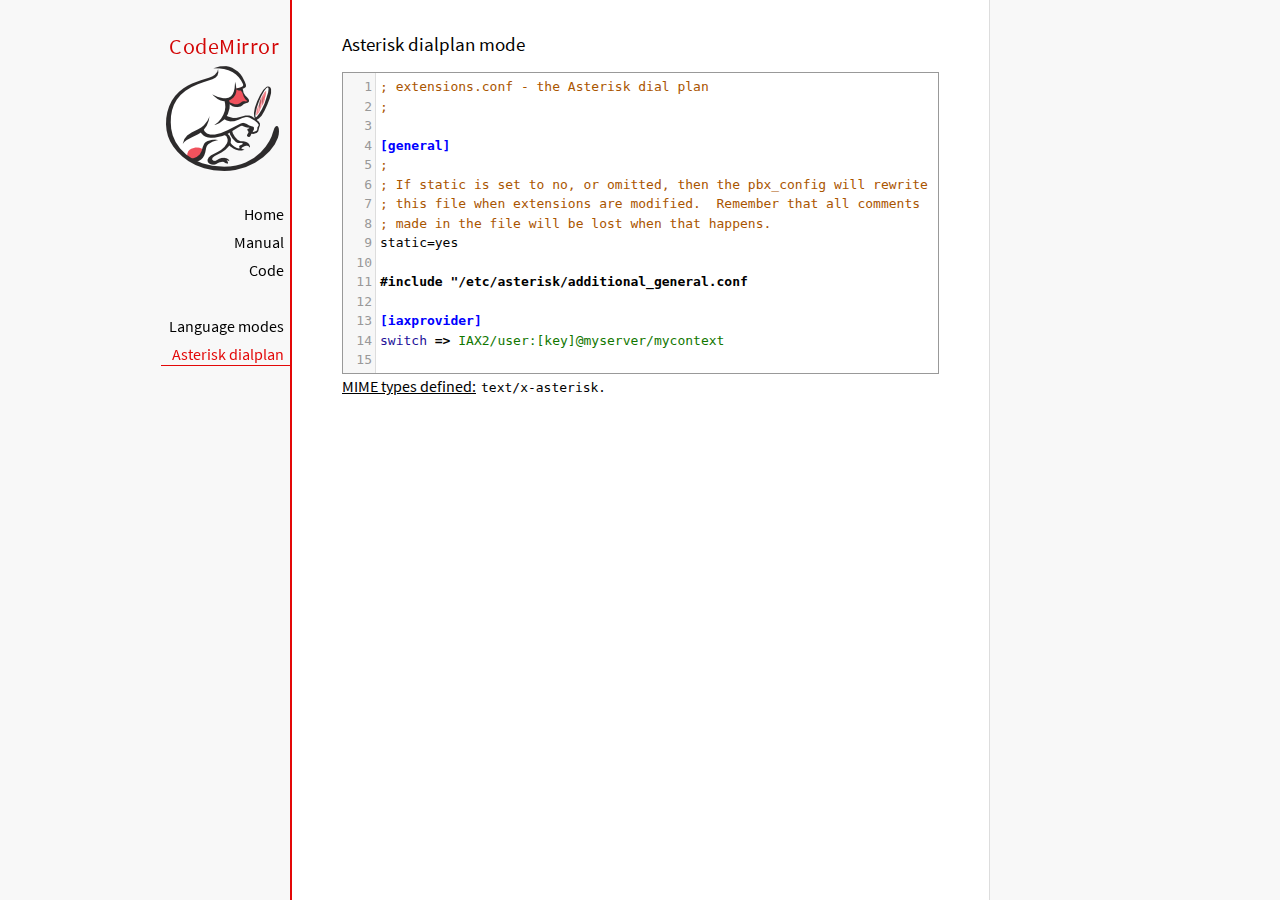
<file: vendor/codemirror-5.65.7/mode/asterisk/index.html>
<!doctype html>

<title>CodeMirror: Asterisk dialplan mode</title>
<meta charset="utf-8"/>
<link rel=stylesheet href="../../doc/docs.css">

<link rel="stylesheet" href="../../lib/codemirror.css">
<script src="../../lib/codemirror.js"></script>
<script src="../../addon/edit/matchbrackets.js"></script>
<script src="asterisk.js"></script>
<style>
      .CodeMirror {border: 1px solid #999;}
      .cm-s-default span.cm-arrow { color: red; }
    </style>
<div id=nav>
  <a href="https://codemirror.net/5"><h1>CodeMirror</h1><img id=logo src="../../doc/logo.png" alt=""></a>

  <ul>
    <li><a href="../../index.html">Home</a>
    <li><a href="../../doc/manual.html">Manual</a>
    <li><a href="https://github.com/codemirror/codemirror5">Code</a>
  </ul>
  <ul>
    <li><a href="../index.html">Language modes</a>
    <li><a class=active href="#">Asterisk dialplan</a>
  </ul>
</div>

<article>
<h2>Asterisk dialplan mode</h2>
<form><textarea id="code" name="code">
; extensions.conf - the Asterisk dial plan
;

[general]
;
; If static is set to no, or omitted, then the pbx_config will rewrite
; this file when extensions are modified.  Remember that all comments
; made in the file will be lost when that happens.
static=yes

#include "/etc/asterisk/additional_general.conf

[iaxprovider]
switch => IAX2/user:[key]@myserver/mycontext

[dynamic]
#exec /usr/bin/dynamic-peers.pl

[trunkint]
;
; International long distance through trunk
;
exten => _9011.,1,Macro(dundi-e164,${EXTEN:4})
exten => _9011.,n,Dial(${GLOBAL(TRUNK)}/${FILTER(0-9,${EXTEN:${GLOBAL(TRUNKMSD)}})})

[local]
;
; Master context for local, toll-free, and iaxtel calls only
;
ignorepat => 9
include => default

[demo]
include => stdexten
;
; We start with what to do when a call first comes in.
;
exten => s,1,Wait(1)			; Wait a second, just for fun
same  => n,Answer			; Answer the line
same  => n,Set(TIMEOUT(digit)=5)	; Set Digit Timeout to 5 seconds
same  => n,Set(TIMEOUT(response)=10)	; Set Response Timeout to 10 seconds
same  => n(restart),BackGround(demo-congrats)	; Play a congratulatory message
same  => n(instruct),BackGround(demo-instruct)	; Play some instructions
same  => n,WaitExten			; Wait for an extension to be dialed.

exten => 2,1,BackGround(demo-moreinfo)	; Give some more information.
exten => 2,n,Goto(s,instruct)

exten => 3,1,Set(LANGUAGE()=fr)		; Set language to french
exten => 3,n,Goto(s,restart)		; Start with the congratulations

exten => 1000,1,Goto(default,s,1)
;
; We also create an example user, 1234, who is on the console and has
; voicemail, etc.
;
exten => 1234,1,Playback(transfer,skip)		; "Please hold while..."
					; (but skip if channel is not up)
exten => 1234,n,Gosub(${EXTEN},stdexten(${GLOBAL(CONSOLE)}))
exten => 1234,n,Goto(default,s,1)		; exited Voicemail

exten => 1235,1,Voicemail(1234,u)		; Right to voicemail

exten => 1236,1,Dial(Console/dsp)		; Ring forever
exten => 1236,n,Voicemail(1234,b)		; Unless busy

;
; # for when they're done with the demo
;
exten => #,1,Playback(demo-thanks)	; "Thanks for trying the demo"
exten => #,n,Hangup			; Hang them up.

;
; A timeout and "invalid extension rule"
;
exten => t,1,Goto(#,1)			; If they take too long, give up
exten => i,1,Playback(invalid)		; "That's not valid, try again"

;
; Create an extension, 500, for dialing the
; Asterisk demo.
;
exten => 500,1,Playback(demo-abouttotry); Let them know what's going on
exten => 500,n,Dial(IAX2/guest@pbx.digium.com/s@default)	; Call the Asterisk demo
exten => 500,n,Playback(demo-nogo)	; Couldn't connect to the demo site
exten => 500,n,Goto(s,6)		; Return to the start over message.

;
; Create an extension, 600, for evaluating echo latency.
;
exten => 600,1,Playback(demo-echotest)	; Let them know what's going on
exten => 600,n,Echo			; Do the echo test
exten => 600,n,Playback(demo-echodone)	; Let them know it's over
exten => 600,n,Goto(s,6)		; Start over

;
;	You can use the Macro Page to intercom a individual user
exten => 76245,1,Macro(page,SIP/Grandstream1)
; or if your peernames are the same as extensions
exten => _7XXX,1,Macro(page,SIP/${EXTEN})
;
;
; System Wide Page at extension 7999
;
exten => 7999,1,Set(TIMEOUT(absolute)=60)
exten => 7999,2,Page(Local/Grandstream1@page&Local/Xlite1@page&Local/1234@page/n,d)

; Give voicemail at extension 8500
;
exten => 8500,1,VoicemailMain
exten => 8500,n,Goto(s,6)

    </textarea></form>
    <script>
      var editor = CodeMirror.fromTextArea(document.getElementById("code"), {
        mode: "text/x-asterisk",
        matchBrackets: true,
        lineNumbers: true
      });
    </script>

    <p><strong>MIME types defined:</strong> <code>text/x-asterisk</code>.</p>

  </article>
</file>
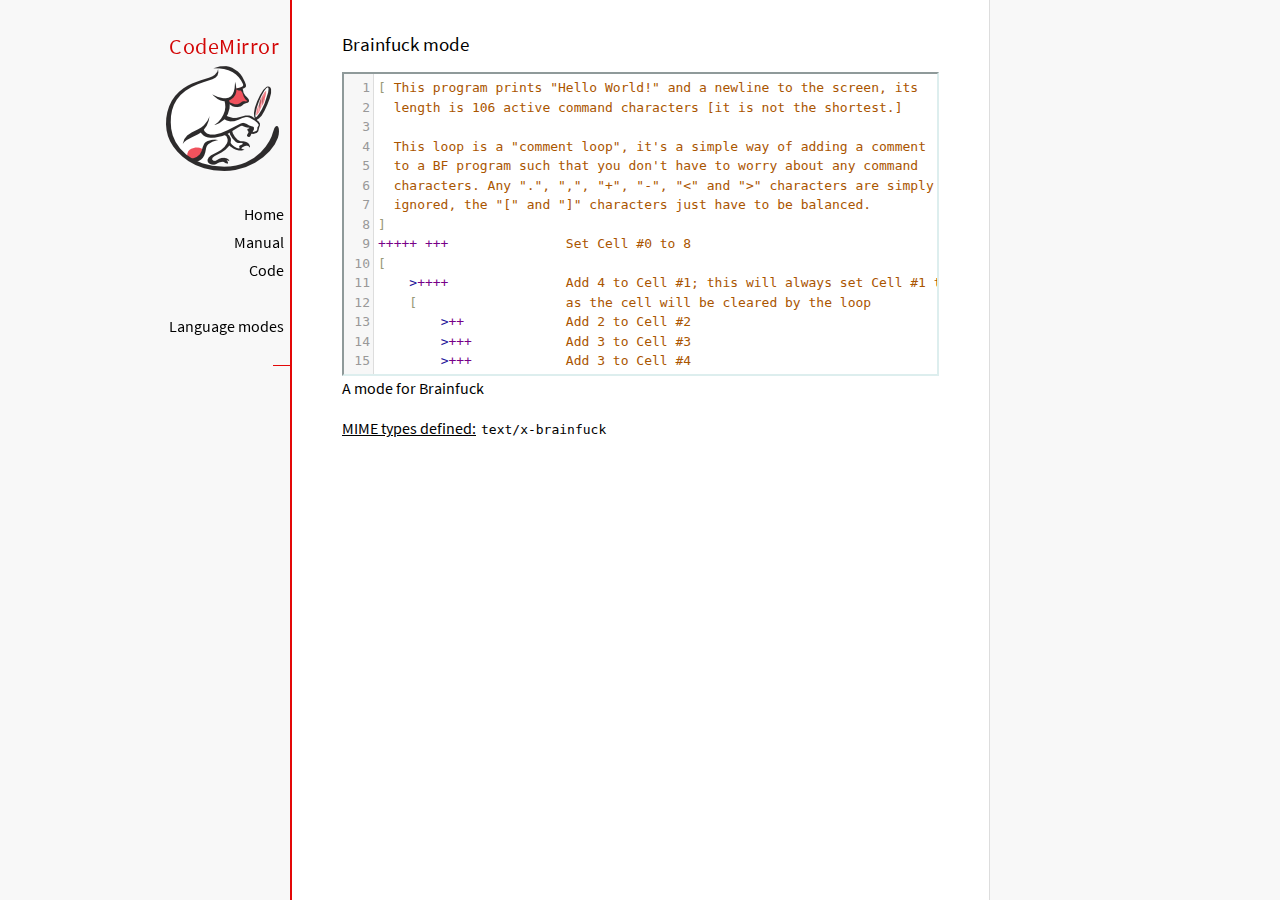
<file: vendor/codemirror-5.65.7/mode/brainfuck/index.html>
<!doctype html>

<title>CodeMirror: Brainfuck mode</title>
<meta charset="utf-8"/>
<link rel=stylesheet href="../../doc/docs.css">

<link rel="stylesheet" href="../../lib/codemirror.css">
<script src="../../lib/codemirror.js"></script>
<script src="../../addon/edit/matchbrackets.js"></script>
<script src="./brainfuck.js"></script>
<style>
	.CodeMirror { border: 2px inset #dee; }
    </style>
<div id=nav>
  <a href="https://codemirror.net/5"><h1>CodeMirror</h1><img id=logo src="../../doc/logo.png" alt=""></a>

  <ul>
    <li><a href="../../index.html">Home</a>
    <li><a href="../../doc/manual.html">Manual</a>
    <li><a href="https://github.com/codemirror/codemirror5">Code</a>
  </ul>
  <ul>
    <li><a href="../index.html">Language modes</a>
    <li><a class=active href="#"></a>
  </ul>
</div>

<article>
<h2>Brainfuck mode</h2>
<form><textarea id="code" name="code">
[ This program prints "Hello World!" and a newline to the screen, its
  length is 106 active command characters [it is not the shortest.]

  This loop is a "comment loop", it's a simple way of adding a comment
  to a BF program such that you don't have to worry about any command
  characters. Any ".", ",", "+", "-", "&lt;" and "&gt;" characters are simply
  ignored, the "[" and "]" characters just have to be balanced.
]
+++++ +++               Set Cell #0 to 8
[
    &gt;++++               Add 4 to Cell #1; this will always set Cell #1 to 4
    [                   as the cell will be cleared by the loop
        &gt;++             Add 2 to Cell #2
        &gt;+++            Add 3 to Cell #3
        &gt;+++            Add 3 to Cell #4
        &gt;+              Add 1 to Cell #5
        &lt;&lt;&lt;&lt;-           Decrement the loop counter in Cell #1
    ]                   Loop till Cell #1 is zero; number of iterations is 4
    &gt;+                  Add 1 to Cell #2
    &gt;+                  Add 1 to Cell #3
    &gt;-                  Subtract 1 from Cell #4
    &gt;&gt;+                 Add 1 to Cell #6
    [&lt;]                 Move back to the first zero cell you find; this will
                        be Cell #1 which was cleared by the previous loop
    &lt;-                  Decrement the loop Counter in Cell #0
]                       Loop till Cell #0 is zero; number of iterations is 8

The result of this is:
Cell No :   0   1   2   3   4   5   6
Contents:   0   0  72 104  88  32   8
Pointer :   ^

&gt;&gt;.                     Cell #2 has value 72 which is 'H'
&gt;---.                   Subtract 3 from Cell #3 to get 101 which is 'e'
+++++++..+++.           Likewise for 'llo' from Cell #3
&gt;&gt;.                     Cell #5 is 32 for the space
&lt;-.                     Subtract 1 from Cell #4 for 87 to give a 'W'
&lt;.                      Cell #3 was set to 'o' from the end of 'Hello'
+++.------.--------.    Cell #3 for 'rl' and 'd'
&gt;&gt;+.                    Add 1 to Cell #5 gives us an exclamation point
&gt;++.                    And finally a newline from Cell #6
</textarea></form>

    <script>
      var editor = CodeMirror.fromTextArea(document.getElementById("code"), {
        lineNumbers: true,
        matchBrackets: true,
        mode: "text/x-brainfuck"
      });
    </script>

    <p>A mode for Brainfuck</p>

    <p><strong>MIME types defined:</strong> <code>text/x-brainfuck</code></p>
  </article>
</file>
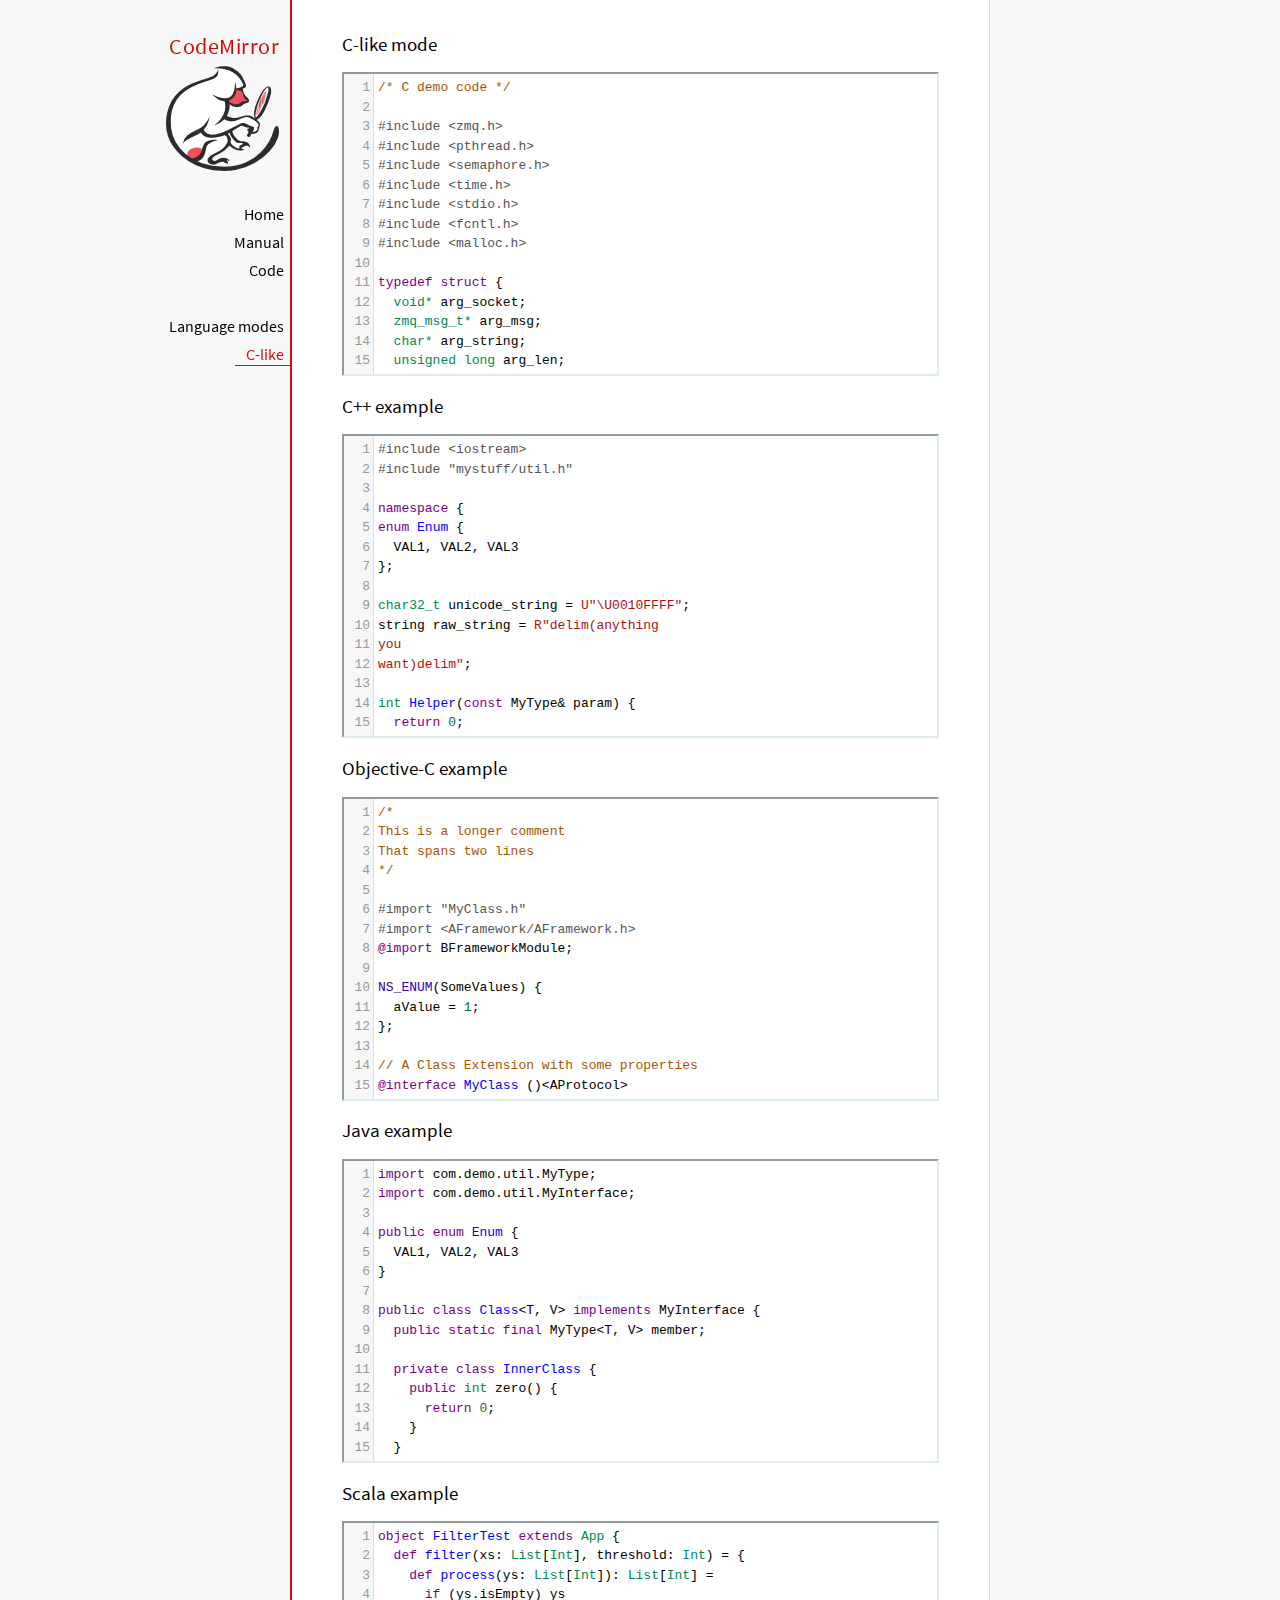
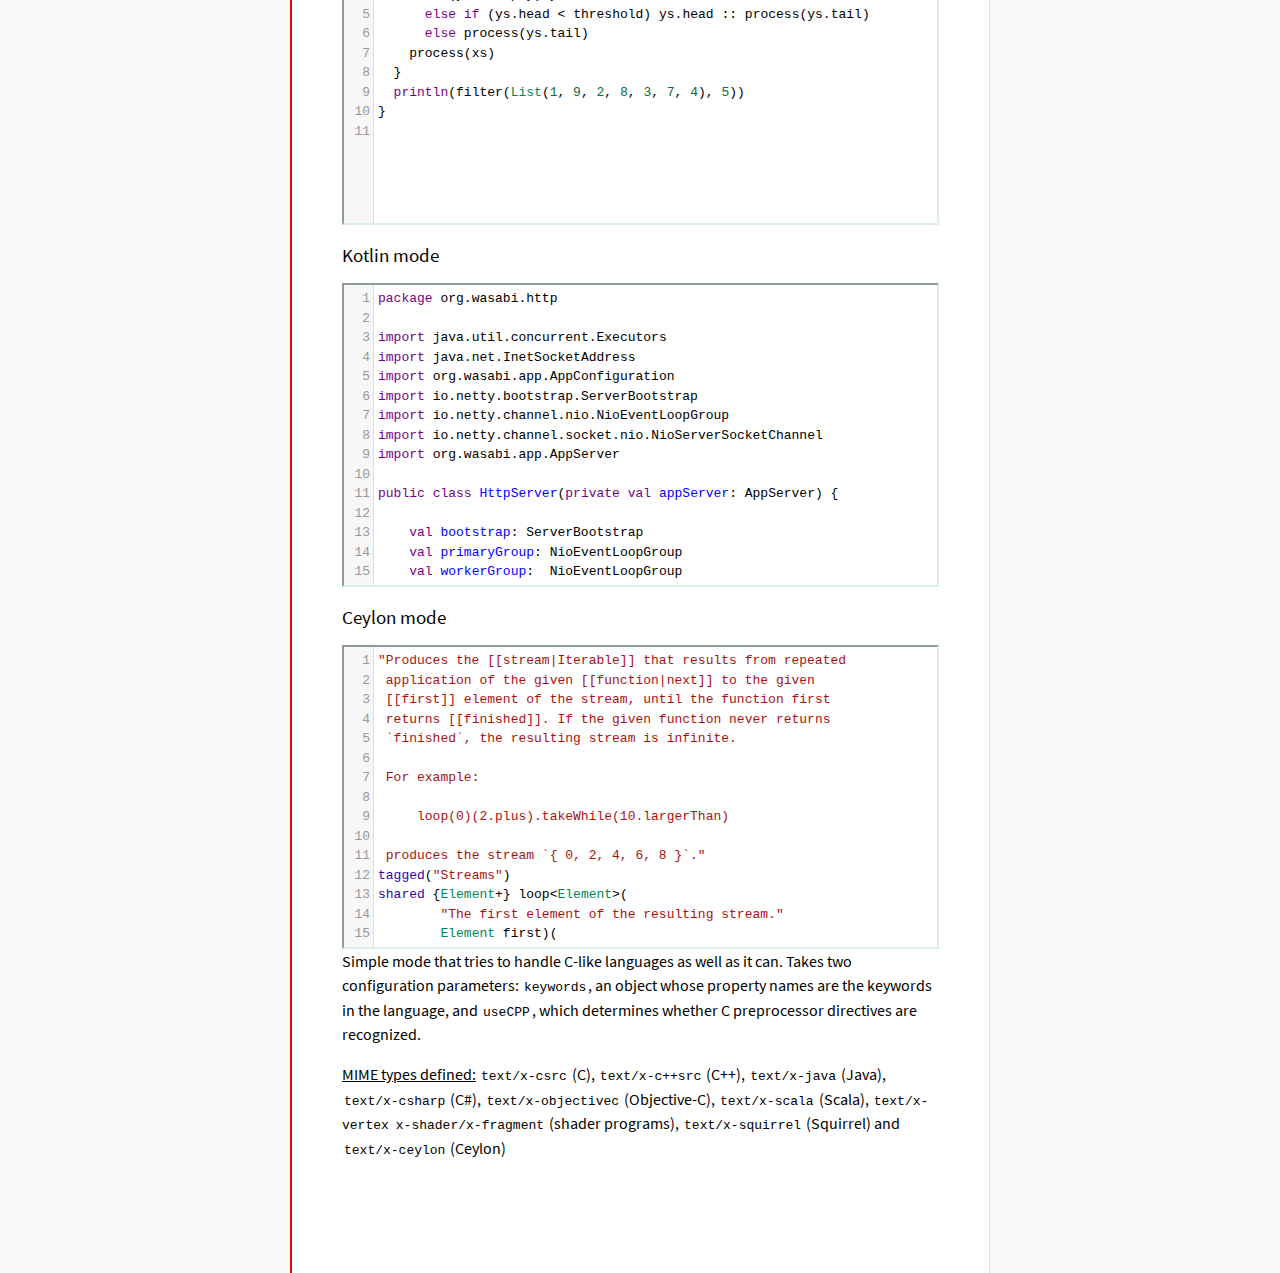
<file: vendor/codemirror-5.65.7/mode/clike/index.html>
<!doctype html>

<title>CodeMirror: C-like mode</title>
<meta charset="utf-8"/>
<link rel=stylesheet href="../../doc/docs.css">

<link rel="stylesheet" href="../../lib/codemirror.css">
<script src="../../lib/codemirror.js"></script>
<script src="../../addon/edit/matchbrackets.js"></script>
<link rel="stylesheet" href="../../addon/hint/show-hint.css">
<script src="../../addon/hint/show-hint.js"></script>
<script src="clike.js"></script>
<style>.CodeMirror {border: 2px inset #dee;}</style>
<div id=nav>
  <a href="https://codemirror.net/5"><h1>CodeMirror</h1><img id=logo src="../../doc/logo.png" alt=""></a>

  <ul>
    <li><a href="../../index.html">Home</a>
    <li><a href="../../doc/manual.html">Manual</a>
    <li><a href="https://github.com/codemirror/codemirror5">Code</a>
  </ul>
  <ul>
    <li><a href="../index.html">Language modes</a>
    <li><a class=active href="#">C-like</a>
  </ul>
</div>

<article>
<h2>C-like mode</h2>

<div><textarea id="c-code">
/* C demo code */

#include <zmq.h>
#include <pthread.h>
#include <semaphore.h>
#include <time.h>
#include <stdio.h>
#include <fcntl.h>
#include <malloc.h>

typedef struct {
  void* arg_socket;
  zmq_msg_t* arg_msg;
  char* arg_string;
  unsigned long arg_len;
  int arg_int, arg_command;

  int signal_fd;
  int pad;
  void* context;
  sem_t sem;
} acl_zmq_context;

#define p(X) (context->arg_##X)

void* zmq_thread(void* context_pointer) {
  acl_zmq_context* context = (acl_zmq_context*)context_pointer;
  char ok = 'K', err = 'X';
  int res;

  while (1) {
    while ((res = sem_wait(&amp;context->sem)) == EINTR);
    if (res) {write(context->signal_fd, &amp;err, 1); goto cleanup;}
    switch(p(command)) {
    case 0: goto cleanup;
    case 1: p(socket) = zmq_socket(context->context, p(int)); break;
    case 2: p(int) = zmq_close(p(socket)); break;
    case 3: p(int) = zmq_bind(p(socket), p(string)); break;
    case 4: p(int) = zmq_connect(p(socket), p(string)); break;
    case 5: p(int) = zmq_getsockopt(p(socket), p(int), (void*)p(string), &amp;p(len)); break;
    case 6: p(int) = zmq_setsockopt(p(socket), p(int), (void*)p(string), p(len)); break;
    case 7: p(int) = zmq_send(p(socket), p(msg), p(int)); break;
    case 8: p(int) = zmq_recv(p(socket), p(msg), p(int)); break;
    case 9: p(int) = zmq_poll(p(socket), p(int), p(len)); break;
    }
    p(command) = errno;
    write(context->signal_fd, &amp;ok, 1);
  }
 cleanup:
  close(context->signal_fd);
  free(context_pointer);
  return 0;
}

void* zmq_thread_init(void* zmq_context, int signal_fd) {
  acl_zmq_context* context = malloc(sizeof(acl_zmq_context));
  pthread_t thread;

  context->context = zmq_context;
  context->signal_fd = signal_fd;
  sem_init(&amp;context->sem, 1, 0);
  pthread_create(&amp;thread, 0, &amp;zmq_thread, context);
  pthread_detach(thread);
  return context;
}
</textarea></div>

<h2>C++ example</h2>

<div><textarea id="cpp-code">
#include <iostream>
#include "mystuff/util.h"

namespace {
enum Enum {
  VAL1, VAL2, VAL3
};

char32_t unicode_string = U"\U0010FFFF";
string raw_string = R"delim(anything
you
want)delim";

int Helper(const MyType& param) {
  return 0;
}
} // namespace

class ForwardDec;

template <class T, class V>
class Class : public BaseClass {
  const MyType<T, V> member_;

 public:
  const MyType<T, V>& Method() const {
    return member_;
  }

  void Method2(MyType<T, V>* value);
}

template <class T, class V>
void Class::Method2(MyType<T, V>* value) {
  std::out << 1 >> method();
  value->Method3(member_);
  member_ = value;
}
</textarea></div>

<h2>Objective-C example</h2>

<div><textarea id="objectivec-code">
/*
This is a longer comment
That spans two lines
*/

#import "MyClass.h"
#import <AFramework/AFramework.h>
@import BFrameworkModule;

NS_ENUM(SomeValues) {
  aValue = 1;
};

// A Class Extension with some properties
@interface MyClass ()<AProtocol>
@property(atomic, readwrite, assign) NSInteger anInt;
@property(nonatomic, strong, nullable) NSString *aString;
@end

@implementation YourAppDelegate

- (instancetype)initWithString:(NSString *)aStringVar {
  if ((self = [super init])) {
    aString = aStringVar;
  }
  return self;
}

- (BOOL)doSomething:(float)progress {
  NSString *myString = @"This is a ObjC string %f ";
  myString = [[NSString stringWithFormat:myString, progress] stringByAppendingString:self.aString];
  return myString.length > 100 ? NO : YES;
}

@end
</textarea></div>

<h2>Java example</h2>

<div><textarea id="java-code">
import com.demo.util.MyType;
import com.demo.util.MyInterface;

public enum Enum {
  VAL1, VAL2, VAL3
}

public class Class<T, V> implements MyInterface {
  public static final MyType<T, V> member;
  
  private class InnerClass {
    public int zero() {
      return 0;
    }
  }

  @Override
  public MyType method() {
    return member;
  }

  public void method2(MyType<T, V> value) {
    method();
    value.method3();
    member = value;
  }
}
</textarea></div>

<h2>Scala example</h2>

<div><textarea id="scala-code">
object FilterTest extends App {
  def filter(xs: List[Int], threshold: Int) = {
    def process(ys: List[Int]): List[Int] =
      if (ys.isEmpty) ys
      else if (ys.head < threshold) ys.head :: process(ys.tail)
      else process(ys.tail)
    process(xs)
  }
  println(filter(List(1, 9, 2, 8, 3, 7, 4), 5))
}
</textarea></div>

<h2>Kotlin mode</h2>

<div><textarea id="kotlin-code">
package org.wasabi.http

import java.util.concurrent.Executors
import java.net.InetSocketAddress
import org.wasabi.app.AppConfiguration
import io.netty.bootstrap.ServerBootstrap
import io.netty.channel.nio.NioEventLoopGroup
import io.netty.channel.socket.nio.NioServerSocketChannel
import org.wasabi.app.AppServer

public class HttpServer(private val appServer: AppServer) {

    val bootstrap: ServerBootstrap
    val primaryGroup: NioEventLoopGroup
    val workerGroup:  NioEventLoopGroup

    init {
        // Define worker groups
        primaryGroup = NioEventLoopGroup()
        workerGroup = NioEventLoopGroup()

        // Initialize bootstrap of server
        bootstrap = ServerBootstrap()

        bootstrap.group(primaryGroup, workerGroup)
        bootstrap.channel(javaClass<NioServerSocketChannel>())
        bootstrap.childHandler(NettyPipelineInitializer(appServer))
    }

    public fun start(wait: Boolean = true) {
        val channel = bootstrap.bind(appServer.configuration.port)?.sync()?.channel()

        if (wait) {
            channel?.closeFuture()?.sync()
        }
    }

    public fun stop() {
        // Shutdown all event loops
        primaryGroup.shutdownGracefully()
        workerGroup.shutdownGracefully()

        // Wait till all threads are terminated
        primaryGroup.terminationFuture().sync()
        workerGroup.terminationFuture().sync()
    }
}
</textarea></div>

<h2>Ceylon mode</h2>

<div><textarea id="ceylon-code">
"Produces the [[stream|Iterable]] that results from repeated
 application of the given [[function|next]] to the given
 [[first]] element of the stream, until the function first
 returns [[finished]]. If the given function never returns 
 `finished`, the resulting stream is infinite.

 For example:

     loop(0)(2.plus).takeWhile(10.largerThan)

 produces the stream `{ 0, 2, 4, 6, 8 }`."
tagged("Streams")
shared {Element+} loop&lt;Element&gt;(
        "The first element of the resulting stream."
        Element first)(
        "The function that produces the next element of the
         stream, given the current element. The function may
         return [[finished]] to indicate the end of the 
         stream."
        Element|Finished next(Element element))
    =&gt; let (start = first)
    object satisfies {Element+} {
        first =&gt; start;
        empty =&gt; false;
        function nextElement(Element element)
                =&gt; next(element);
        iterator()
                =&gt; object satisfies Iterator&lt;Element&gt; {
            variable Element|Finished current = start;
            shared actual Element|Finished next() {
                if (!is Finished result = current) {
                    current = nextElement(result);
                    return result;
                }
                else {
                    return finished;
                }
            }
        };
    };
</textarea></div>

    <script>
      var cEditor = CodeMirror.fromTextArea(document.getElementById("c-code"), {
        lineNumbers: true,
        matchBrackets: true,
        mode: "text/x-csrc"
      });
      var cppEditor = CodeMirror.fromTextArea(document.getElementById("cpp-code"), {
        lineNumbers: true,
        matchBrackets: true,
        mode: "text/x-c++src"
      });
      var javaEditor = CodeMirror.fromTextArea(document.getElementById("java-code"), {
        lineNumbers: true,
        matchBrackets: true,
        mode: "text/x-java"
      });
      var objectivecEditor = CodeMirror.fromTextArea(document.getElementById("objectivec-code"), {
        lineNumbers: true,
        matchBrackets: true,
        mode: "text/x-objectivec"
      });
      var scalaEditor = CodeMirror.fromTextArea(document.getElementById("scala-code"), {
        lineNumbers: true,
        matchBrackets: true,
        mode: "text/x-scala"
      });
      var kotlinEditor = CodeMirror.fromTextArea(document.getElementById("kotlin-code"), {
          lineNumbers: true,
          matchBrackets: true,
          mode: "text/x-kotlin"
      });
      var ceylonEditor = CodeMirror.fromTextArea(document.getElementById("ceylon-code"), {
          lineNumbers: true,
          matchBrackets: true,
          mode: "text/x-ceylon"
      });
      var mac = CodeMirror.keyMap.default == CodeMirror.keyMap.macDefault;
      CodeMirror.keyMap.default[(mac ? "Cmd" : "Ctrl") + "-Space"] = "autocomplete";
    </script>

    <p>Simple mode that tries to handle C-like languages as well as it
    can. Takes two configuration parameters: <code>keywords</code>, an
    object whose property names are the keywords in the language,
    and <code>useCPP</code>, which determines whether C preprocessor
    directives are recognized.</p>

    <p><strong>MIME types defined:</strong> <code>text/x-csrc</code>
    (C), <code>text/x-c++src</code> (C++), <code>text/x-java</code>
    (Java), <code>text/x-csharp</code> (C#),
    <code>text/x-objectivec</code> (Objective-C),
    <code>text/x-scala</code> (Scala), <code>text/x-vertex</code>
    <code>x-shader/x-fragment</code> (shader programs),
    <code>text/x-squirrel</code> (Squirrel) and
    <code>text/x-ceylon</code> (Ceylon)</p>
</article>
</file>
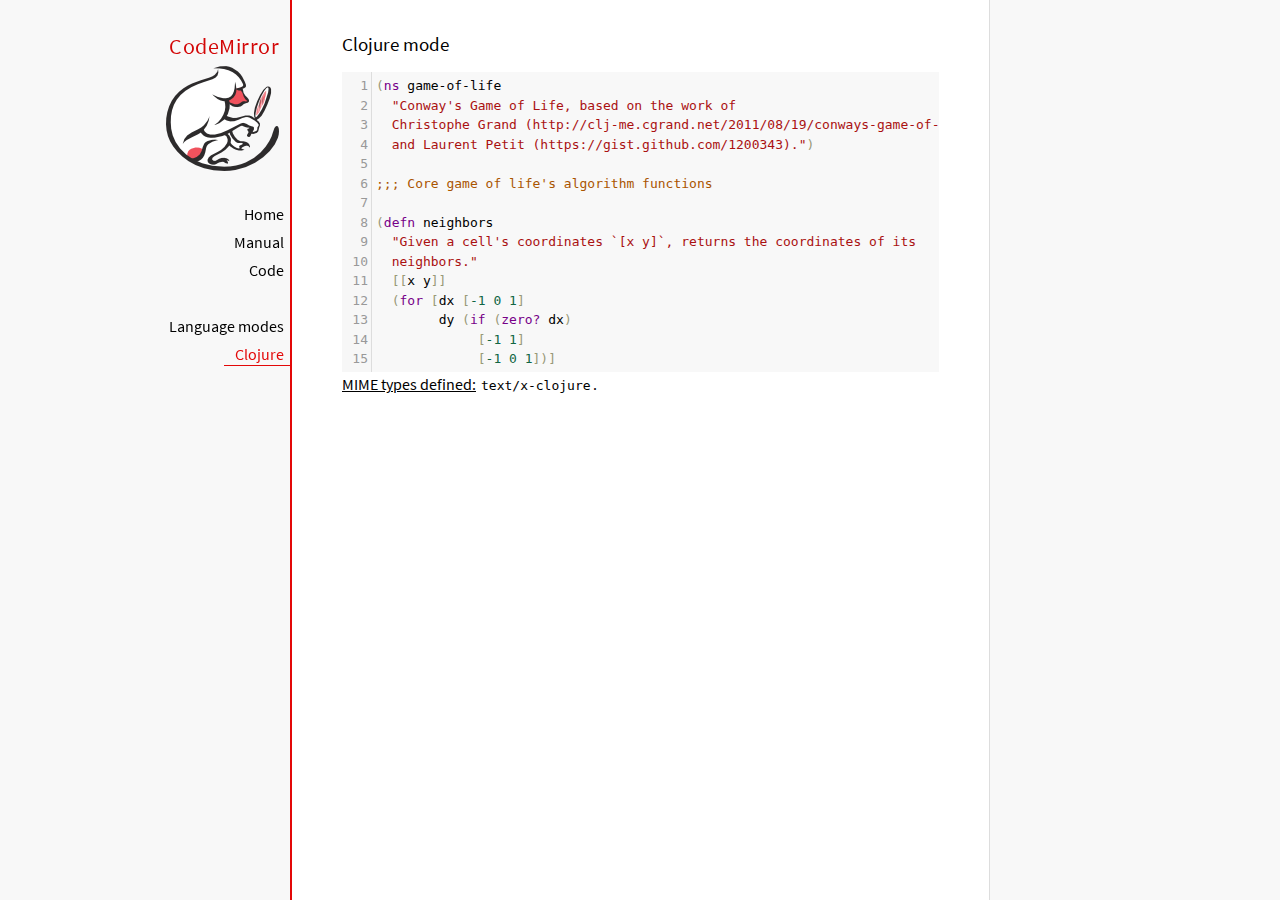
<file: vendor/codemirror-5.65.7/mode/clojure/index.html>
<!doctype html>

<title>CodeMirror: Clojure mode</title>
<meta charset="utf-8"/>
<link rel=stylesheet href="../../doc/docs.css">

<link rel="stylesheet" href="../../lib/codemirror.css">
<script src="../../lib/codemirror.js"></script>
<script src="../../addon/edit/closebrackets.js"></script>
<script src="../../addon/edit/matchbrackets.js"></script>
<script src="clojure.js"></script>
<style>.CodeMirror {background: #f8f8f8;}</style>
<div id=nav>
  <a href="https://codemirror.net/5"><h1>CodeMirror</h1><img id=logo src="../../doc/logo.png" alt=""></a>

  <ul>
    <li><a href="../../index.html">Home</a>
    <li><a href="../../doc/manual.html">Manual</a>
    <li><a href="https://github.com/codemirror/codemirror5">Code</a>
  </ul>
  <ul>
    <li><a href="../index.html">Language modes</a>
    <li><a class=active href="#">Clojure</a>
  </ul>
</div>

<article>
<h2>Clojure mode</h2>
<form><textarea id="code" name="code">
(ns game-of-life
  "Conway's Game of Life, based on the work of
  Christophe Grand (http://clj-me.cgrand.net/2011/08/19/conways-game-of-life)
  and Laurent Petit (https://gist.github.com/1200343).")

;;; Core game of life's algorithm functions

(defn neighbors
  "Given a cell's coordinates `[x y]`, returns the coordinates of its
  neighbors."
  [[x y]]
  (for [dx [-1 0 1]
        dy (if (zero? dx)
             [-1 1]
             [-1 0 1])]
    [(+ dx x) (+ dy y)]))

(defn step
  "Given a set of living `cells`, computes the new set of living cells."
  [cells]
  (set (for [[cell n] (frequencies (mapcat neighbors cells))
             :when (or (= n 3)
                       (and (= n 2)
                            (cells cell)))]
         cell)))

;;; Utility methods for displaying game on a text terminal

(defn print-grid
  "Prints a `grid` of `w` columns and `h` rows, on *out*, representing a
  step in the game."
  [grid w h]
  (doseq [x (range (inc w))
          y (range (inc h))]
    (when (= y 0) (println))
    (print (if (grid [x y])
             "[X]"
             " . "))))

(defn print-grids
  "Prints a sequence of `grids` of `w` columns and `h` rows on *out*,
  representing several steps."
  [grids w h]
  (doseq [grid grids]
    (print-grid grid w h)
    (println)))

;;; Launches an example grid

(def grid
  "`grid` represents the initial set of living cells"
  #{[2 1] [2 2] [2 3]})

(print-grids (take 3 (iterate step grid)) 5 5)</textarea></form>
    <script>
      var editor = CodeMirror.fromTextArea(document.getElementById("code"), {
          autoCloseBrackets: true,
          lineNumbers: true,
          matchBrackets: true,
          mode: 'text/x-clojure'
      });
    </script>

    <p><strong>MIME types defined:</strong> <code>text/x-clojure</code>.</p>

  </article>
</file>
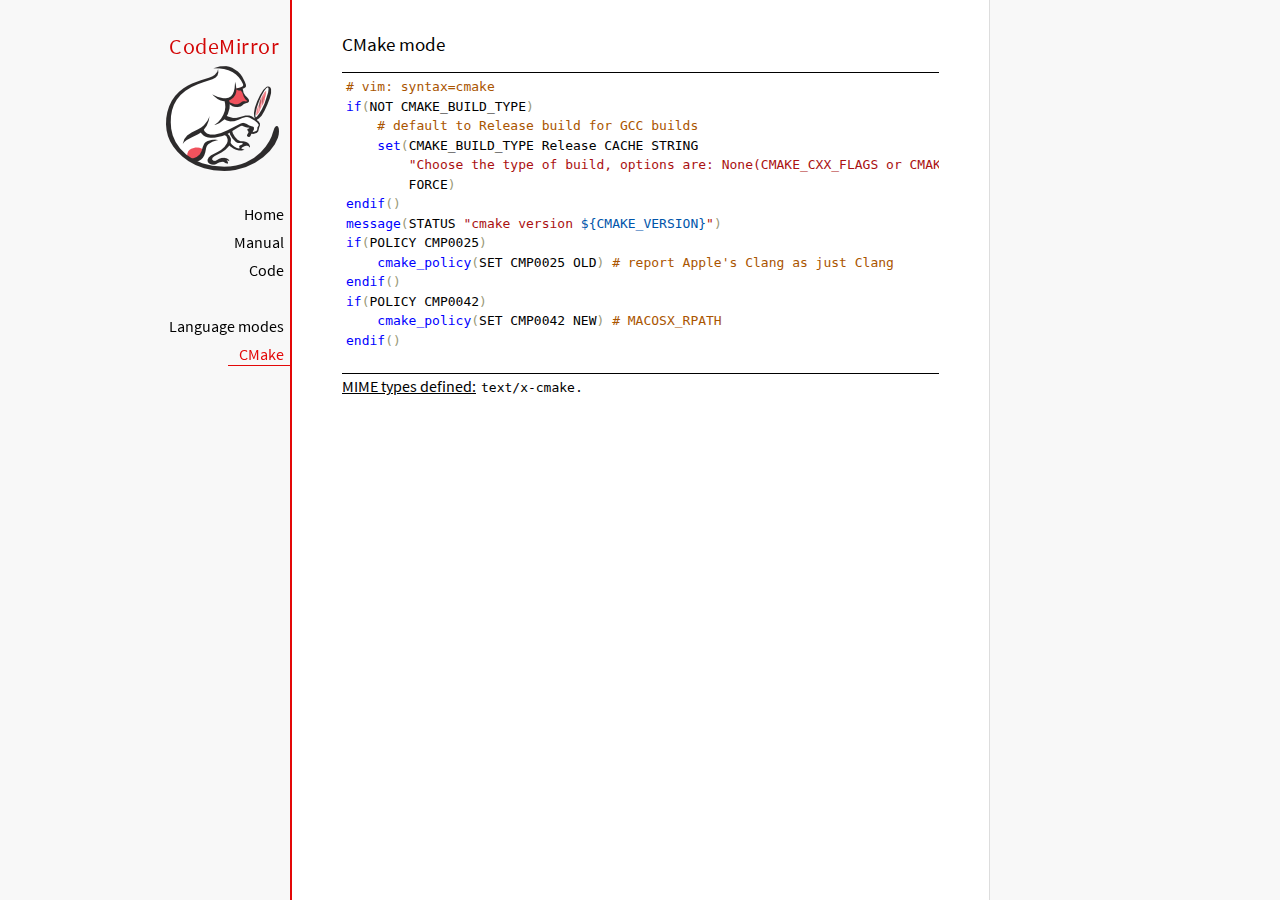
<file: vendor/codemirror-5.65.7/mode/cmake/index.html>
<!doctype html>

<title>CodeMirror: CMake mode</title>
<meta charset="utf-8"/>
<link rel=stylesheet href="../../doc/docs.css">

<link rel="stylesheet" href="../../lib/codemirror.css">
<script src="../../lib/codemirror.js"></script>
<script src="../../addon/edit/matchbrackets.js"></script>
<script src="cmake.js"></script>
<style>
      .CodeMirror {border-top: 1px solid black; border-bottom: 1px solid black;}
      .cm-s-default span.cm-arrow { color: red; }
    </style>
<div id=nav>
  <a href="https://codemirror.net/5"><h1>CodeMirror</h1><img id=logo src="../../doc/logo.png" alt=""></a>

  <ul>
    <li><a href="../../index.html">Home</a>
    <li><a href="../../doc/manual.html">Manual</a>
    <li><a href="https://github.com/codemirror/codemirror5">Code</a>
  </ul>
  <ul>
    <li><a href="../index.html">Language modes</a>
    <li><a class=active href="#">CMake</a>
  </ul>
</div>

<article>
<h2>CMake mode</h2>
<form><textarea id="code" name="code">
# vim: syntax=cmake
if(NOT CMAKE_BUILD_TYPE)
    # default to Release build for GCC builds
    set(CMAKE_BUILD_TYPE Release CACHE STRING
        "Choose the type of build, options are: None(CMAKE_CXX_FLAGS or CMAKE_C_FLAGS used) Debug Release RelWithDebInfo MinSizeRel."
        FORCE)
endif()
message(STATUS "cmake version ${CMAKE_VERSION}")
if(POLICY CMP0025)
    cmake_policy(SET CMP0025 OLD) # report Apple's Clang as just Clang
endif()
if(POLICY CMP0042)
    cmake_policy(SET CMP0042 NEW) # MACOSX_RPATH
endif()

project (x265)
cmake_minimum_required (VERSION 2.8.8) # OBJECT libraries require 2.8.8
include(CheckIncludeFiles)
include(CheckFunctionExists)
include(CheckSymbolExists)
include(CheckCXXCompilerFlag)

# X265_BUILD must be incremented each time the public API is changed
set(X265_BUILD 48)
configure_file("${PROJECT_SOURCE_DIR}/x265.def.in"
               "${PROJECT_BINARY_DIR}/x265.def")
configure_file("${PROJECT_SOURCE_DIR}/x265_config.h.in"
               "${PROJECT_BINARY_DIR}/x265_config.h")

SET(CMAKE_MODULE_PATH "${PROJECT_SOURCE_DIR}/cmake" "${CMAKE_MODULE_PATH}")

# System architecture detection
string(TOLOWER "${CMAKE_SYSTEM_PROCESSOR}" SYSPROC)
set(X86_ALIASES x86 i386 i686 x86_64 amd64)
list(FIND X86_ALIASES "${SYSPROC}" X86MATCH)
if("${SYSPROC}" STREQUAL "" OR X86MATCH GREATER "-1")
    message(STATUS "Detected x86 target processor")
    set(X86 1)
    add_definitions(-DX265_ARCH_X86=1)
    if("${CMAKE_SIZEOF_VOID_P}" MATCHES 8)
        set(X64 1)
        add_definitions(-DX86_64=1)
    endif()
elseif(${SYSPROC} STREQUAL "armv6l")
    message(STATUS "Detected ARM target processor")
    set(ARM 1)
    add_definitions(-DX265_ARCH_ARM=1 -DHAVE_ARMV6=1)
else()
    message(STATUS "CMAKE_SYSTEM_PROCESSOR value `${CMAKE_SYSTEM_PROCESSOR}` is unknown")
    message(STATUS "Please add this value near ${CMAKE_CURRENT_LIST_FILE}:${CMAKE_CURRENT_LIST_LINE}")
endif()

if(UNIX)
    list(APPEND PLATFORM_LIBS pthread)
    find_library(LIBRT rt)
    if(LIBRT)
        list(APPEND PLATFORM_LIBS rt)
    endif()
    find_package(Numa)
    if(NUMA_FOUND)
        list(APPEND CMAKE_REQUIRED_LIBRARIES ${NUMA_LIBRARY})
        check_symbol_exists(numa_node_of_cpu numa.h NUMA_V2)
        if(NUMA_V2)
            add_definitions(-DHAVE_LIBNUMA)
            message(STATUS "libnuma found, building with support for NUMA nodes")
            list(APPEND PLATFORM_LIBS ${NUMA_LIBRARY})
            link_directories(${NUMA_LIBRARY_DIR})
            include_directories(${NUMA_INCLUDE_DIR})
        endif()
    endif()
    mark_as_advanced(LIBRT NUMA_FOUND)
endif(UNIX)

if(X64 AND NOT WIN32)
    option(ENABLE_PIC "Enable Position Independent Code" ON)
else()
    option(ENABLE_PIC "Enable Position Independent Code" OFF)
endif(X64 AND NOT WIN32)

# Compiler detection
if(CMAKE_GENERATOR STREQUAL "Xcode")
  set(XCODE 1)
endif()
if (APPLE)
  add_definitions(-DMACOS)
endif()
</textarea></form>
    <script>
      var editor = CodeMirror.fromTextArea(document.getElementById("code"), {
        mode: "text/x-cmake",
        matchBrackets: true,
        indentUnit: 4
      });
    </script>

    <p><strong>MIME types defined:</strong> <code>text/x-cmake</code>.</p>

  </article>
</file>
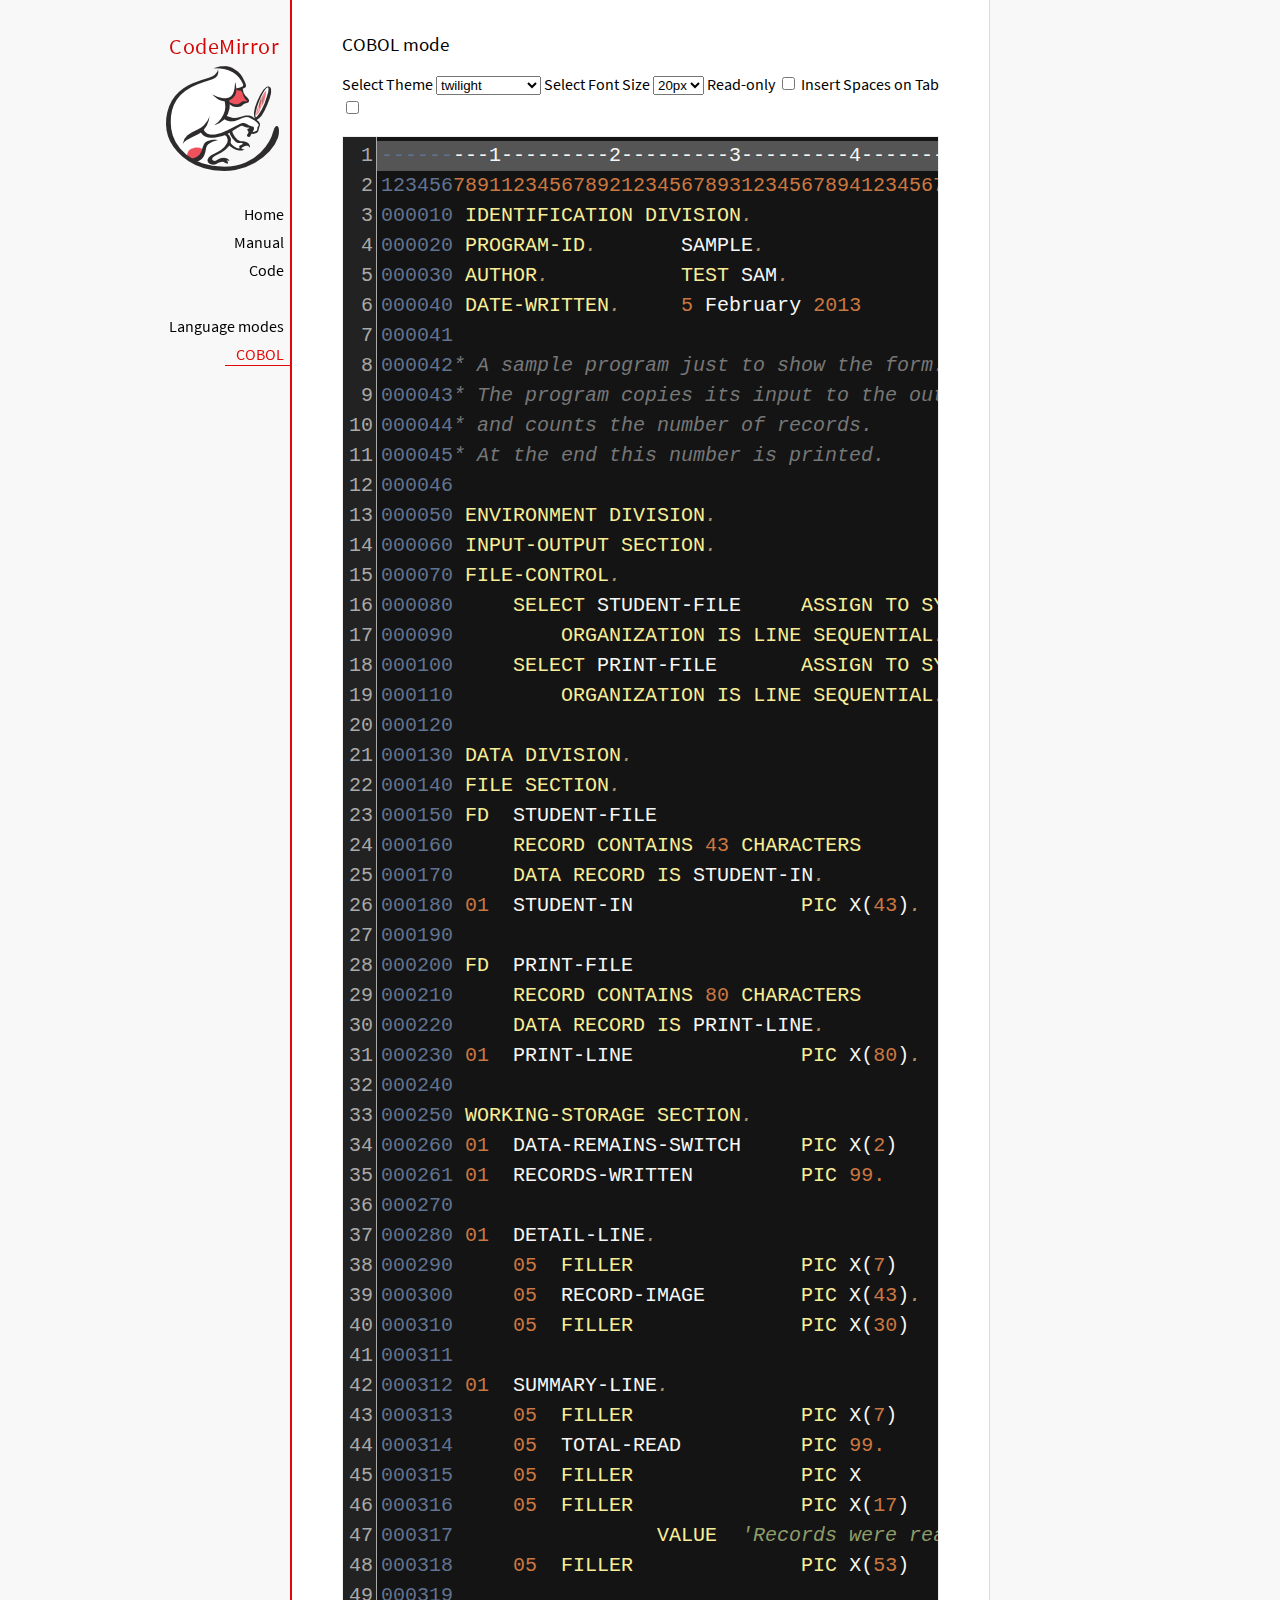
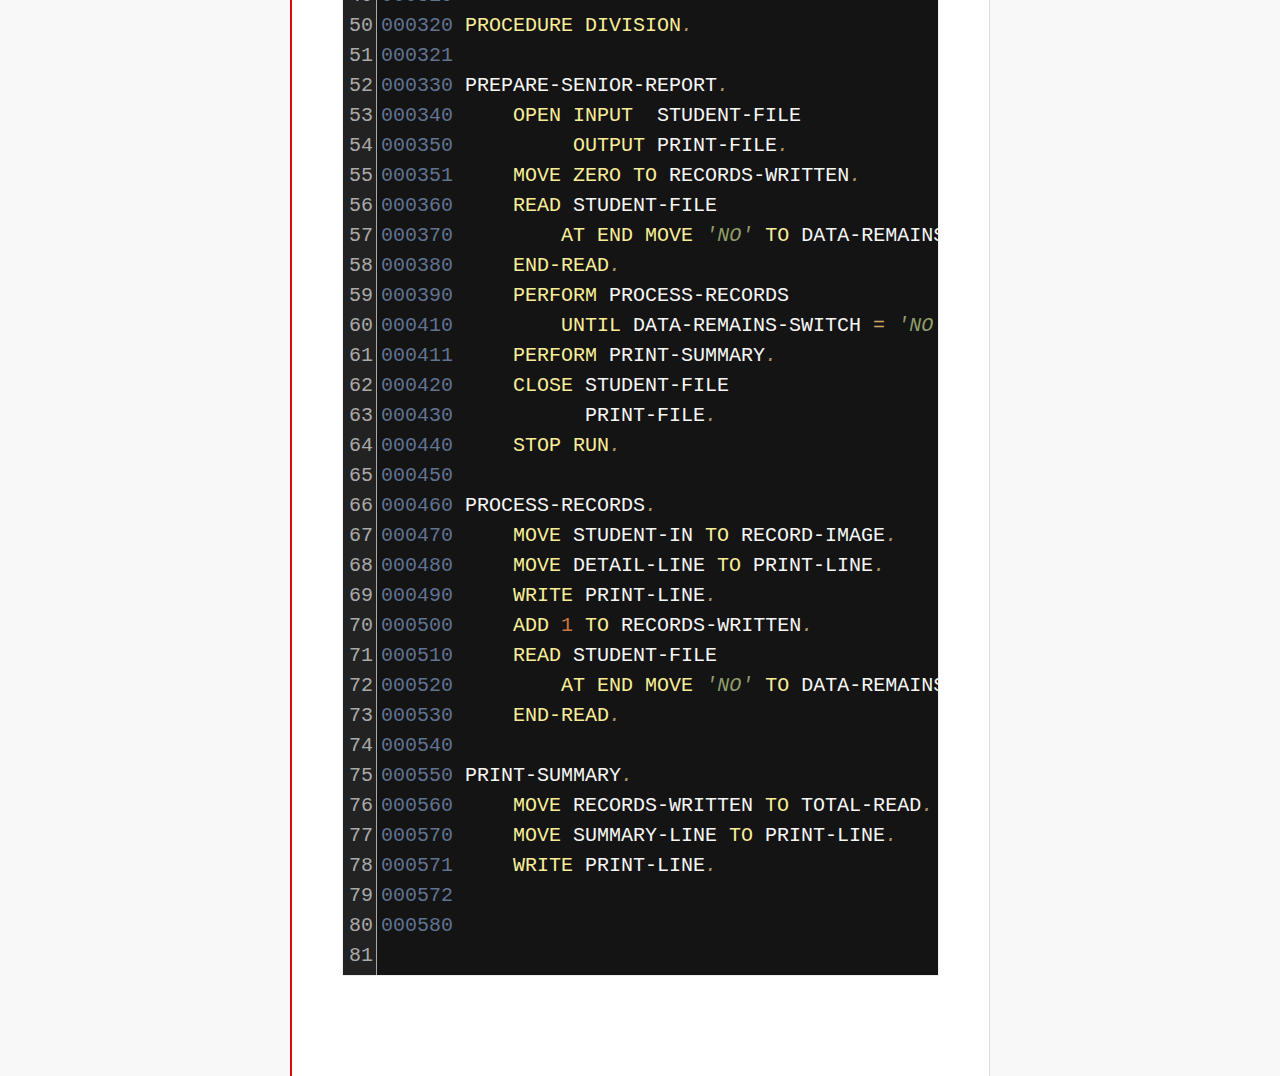
<file: vendor/codemirror-5.65.7/mode/cobol/index.html>
<!doctype html>

<title>CodeMirror: COBOL mode</title>
<meta charset="utf-8"/>
<link rel=stylesheet href="../../doc/docs.css">

<link rel="stylesheet" href="../../lib/codemirror.css">
<link rel="stylesheet" href="../../theme/neat.css">
<link rel="stylesheet" href="../../theme/elegant.css">
<link rel="stylesheet" href="../../theme/erlang-dark.css">
<link rel="stylesheet" href="../../theme/night.css">
<link rel="stylesheet" href="../../theme/monokai.css">
<link rel="stylesheet" href="../../theme/cobalt.css">
<link rel="stylesheet" href="../../theme/eclipse.css">
<link rel="stylesheet" href="../../theme/rubyblue.css">
<link rel="stylesheet" href="../../theme/lesser-dark.css">
<link rel="stylesheet" href="../../theme/xq-dark.css">
<link rel="stylesheet" href="../../theme/xq-light.css">
<link rel="stylesheet" href="../../theme/ambiance.css">
<link rel="stylesheet" href="../../theme/blackboard.css">
<link rel="stylesheet" href="../../theme/vibrant-ink.css">
<link rel="stylesheet" href="../../theme/solarized.css">
<link rel="stylesheet" href="../../theme/twilight.css">
<link rel="stylesheet" href="../../theme/midnight.css">
<link rel="stylesheet" href="../../addon/dialog/dialog.css">
<script src="../../lib/codemirror.js"></script>
<script src="../../addon/edit/matchbrackets.js"></script>
<script src="cobol.js"></script>
<script src="../../addon/selection/active-line.js"></script>
<script src="../../addon/search/search.js"></script>
<script src="../../addon/dialog/dialog.js"></script>
<script src="../../addon/search/searchcursor.js"></script>
<style>
        .CodeMirror {
          border: 1px solid #eee;
          font-size : 20px;
          height : auto !important;
        }
        .CodeMirror-activeline-background {background: #555555 !important;}
    </style>
<div id=nav>
  <a href="https://codemirror.net/5"><h1>CodeMirror</h1><img id=logo src="../../doc/logo.png" alt=""></a>

  <ul>
    <li><a href="../../index.html">Home</a>
    <li><a href="../../doc/manual.html">Manual</a>
    <li><a href="https://github.com/codemirror/codemirror5">Code</a>
  </ul>
  <ul>
    <li><a href="../index.html">Language modes</a>
    <li><a class=active href="#">COBOL</a>
  </ul>
</div>

<article>
<h2>COBOL mode</h2>

    <p> Select Theme <select onchange="selectTheme()" id="selectTheme">
        <option>default</option>
        <option>ambiance</option>
        <option>blackboard</option>
        <option>cobalt</option>
        <option>eclipse</option>
        <option>elegant</option>
        <option>erlang-dark</option>
        <option>lesser-dark</option>
        <option>midnight</option>
        <option>monokai</option>
        <option>neat</option>
        <option>night</option>
        <option>rubyblue</option>
        <option>solarized dark</option>
        <option>solarized light</option>
        <option selected>twilight</option>
        <option>vibrant-ink</option>
        <option>xq-dark</option>
        <option>xq-light</option>
    </select>    Select Font Size <select onchange="selectFontsize()" id="selectFontSize">
          <option value="13px">13px</option>
          <option value="14px">14px</option>
          <option value="16px">16px</option>
          <option value="18px">18px</option>
          <option value="20px" selected="selected">20px</option>
          <option value="24px">24px</option>
          <option value="26px">26px</option>
          <option value="28px">28px</option>
          <option value="30px">30px</option>
          <option value="32px">32px</option>
          <option value="34px">34px</option>
          <option value="36px">36px</option>
        </select>
<label for="checkBoxReadOnly">Read-only</label>
<input type="checkbox" id="checkBoxReadOnly" onchange="selectReadOnly()">
<label for="id_tabToIndentSpace">Insert Spaces on Tab</label>
<input type="checkbox" id="id_tabToIndentSpace" onchange="tabToIndentSpace()">
</p>
<textarea id="code" name="code">
---------1---------2---------3---------4---------5---------6---------7---------8
12345678911234567892123456789312345678941234567895123456789612345678971234567898
000010 IDENTIFICATION DIVISION.                                        MODTGHERE
000020 PROGRAM-ID.       SAMPLE.
000030 AUTHOR.           TEST SAM. 
000040 DATE-WRITTEN.     5 February 2013
000041
000042* A sample program just to show the form.
000043* The program copies its input to the output,
000044* and counts the number of records.
000045* At the end this number is printed.
000046
000050 ENVIRONMENT DIVISION.
000060 INPUT-OUTPUT SECTION.
000070 FILE-CONTROL.
000080     SELECT STUDENT-FILE     ASSIGN TO SYSIN
000090         ORGANIZATION IS LINE SEQUENTIAL.
000100     SELECT PRINT-FILE       ASSIGN TO SYSOUT
000110         ORGANIZATION IS LINE SEQUENTIAL.
000120
000130 DATA DIVISION.
000140 FILE SECTION.
000150 FD  STUDENT-FILE
000160     RECORD CONTAINS 43 CHARACTERS
000170     DATA RECORD IS STUDENT-IN.
000180 01  STUDENT-IN              PIC X(43).
000190
000200 FD  PRINT-FILE
000210     RECORD CONTAINS 80 CHARACTERS
000220     DATA RECORD IS PRINT-LINE.
000230 01  PRINT-LINE              PIC X(80).
000240
000250 WORKING-STORAGE SECTION.
000260 01  DATA-REMAINS-SWITCH     PIC X(2)      VALUE SPACES.
000261 01  RECORDS-WRITTEN         PIC 99.
000270
000280 01  DETAIL-LINE.
000290     05  FILLER              PIC X(7)      VALUE SPACES.
000300     05  RECORD-IMAGE        PIC X(43).
000310     05  FILLER              PIC X(30)     VALUE SPACES.
000311 
000312 01  SUMMARY-LINE.
000313     05  FILLER              PIC X(7)      VALUE SPACES.
000314     05  TOTAL-READ          PIC 99.
000315     05  FILLER              PIC X         VALUE SPACE.
000316     05  FILLER              PIC X(17)     
000317                 VALUE  'Records were read'.
000318     05  FILLER              PIC X(53)     VALUE SPACES.
000319
000320 PROCEDURE DIVISION.
000321
000330 PREPARE-SENIOR-REPORT.
000340     OPEN INPUT  STUDENT-FILE
000350          OUTPUT PRINT-FILE.
000351     MOVE ZERO TO RECORDS-WRITTEN.
000360     READ STUDENT-FILE
000370         AT END MOVE 'NO' TO DATA-REMAINS-SWITCH
000380     END-READ.
000390     PERFORM PROCESS-RECORDS
000410         UNTIL DATA-REMAINS-SWITCH = 'NO'.
000411     PERFORM PRINT-SUMMARY.
000420     CLOSE STUDENT-FILE
000430           PRINT-FILE.
000440     STOP RUN.
000450
000460 PROCESS-RECORDS.
000470     MOVE STUDENT-IN TO RECORD-IMAGE.
000480     MOVE DETAIL-LINE TO PRINT-LINE.
000490     WRITE PRINT-LINE.
000500     ADD 1 TO RECORDS-WRITTEN.
000510     READ STUDENT-FILE
000520         AT END MOVE 'NO' TO DATA-REMAINS-SWITCH
000530     END-READ. 
000540
000550 PRINT-SUMMARY.
000560     MOVE RECORDS-WRITTEN TO TOTAL-READ.
000570     MOVE SUMMARY-LINE TO PRINT-LINE.
000571     WRITE PRINT-LINE. 
000572
000580
</textarea>
    <script>
      var editor = CodeMirror.fromTextArea(document.getElementById("code"), {
        lineNumbers: true,
        matchBrackets: true,
        mode: "text/x-cobol",
        theme : "twilight",
        styleActiveLine: true,
        showCursorWhenSelecting : true,  
      });
      function selectTheme() {
        var themeInput = document.getElementById("selectTheme");
        var theme = themeInput.options[themeInput.selectedIndex].innerHTML;
        editor.setOption("theme", theme);
      }
      function selectFontsize() {
        var fontSizeInput = document.getElementById("selectFontSize");
        var fontSize = fontSizeInput.options[fontSizeInput.selectedIndex].innerHTML;
        editor.getWrapperElement().style.fontSize = fontSize;
        editor.refresh();
      }
      function selectReadOnly() {
        editor.setOption("readOnly", document.getElementById("checkBoxReadOnly").checked);
      }
      function tabToIndentSpace() {
        if (document.getElementById("id_tabToIndentSpace").checked) {
            editor.setOption("extraKeys", {Tab: function(cm) { cm.replaceSelection("    ", "end"); }});
        } else {
            editor.setOption("extraKeys", {Tab: function(cm) { cm.replaceSelection("    ", "end"); }});
        }
      }
    </script>
  </article>
</file>
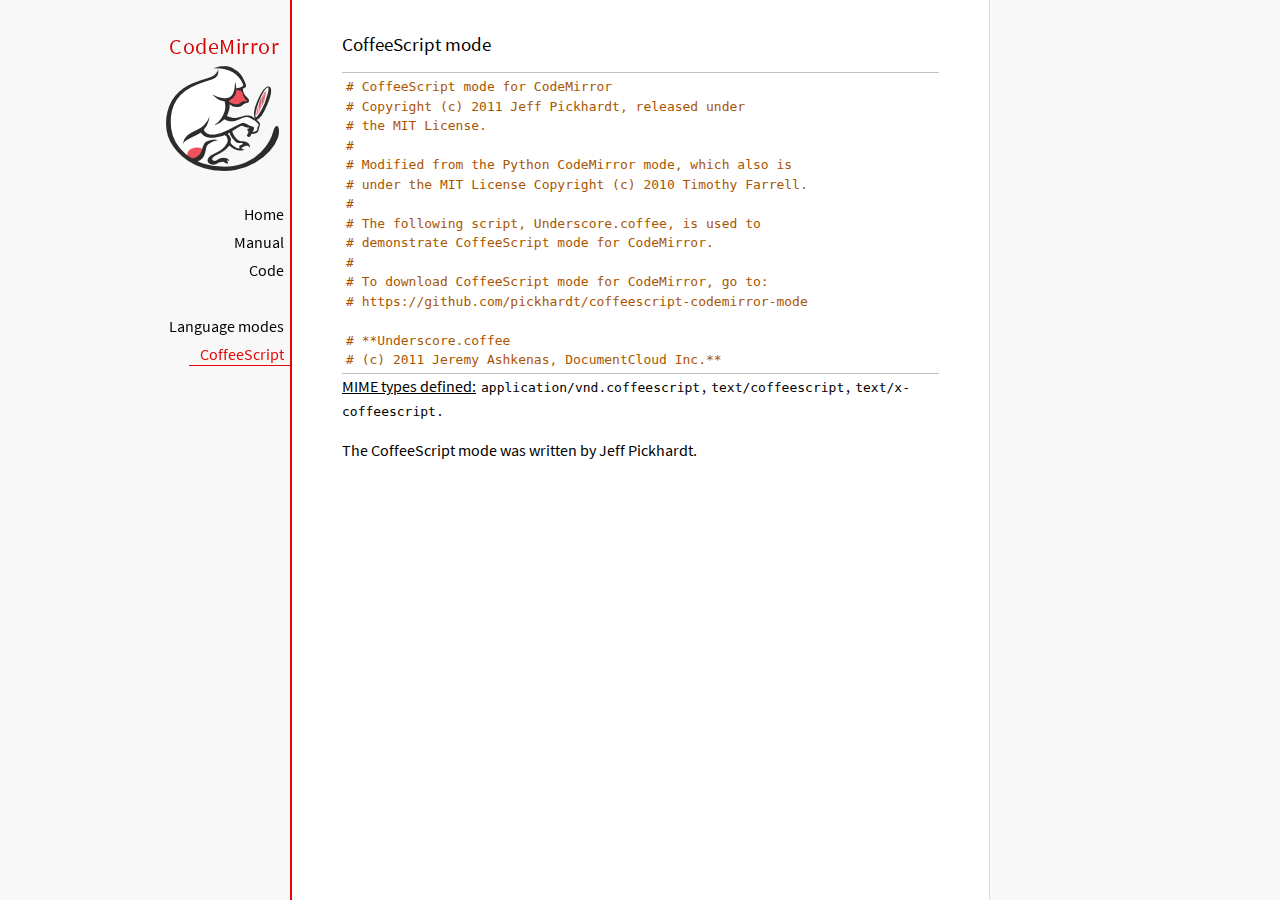
<file: vendor/codemirror-5.65.7/mode/coffeescript/index.html>
<!doctype html>

<title>CodeMirror: CoffeeScript mode</title>
<meta charset="utf-8"/>
<link rel=stylesheet href="../../doc/docs.css">

<link rel="stylesheet" href="../../lib/codemirror.css">
<script src="../../lib/codemirror.js"></script>
<script src="coffeescript.js"></script>
<style>.CodeMirror {border-top: 1px solid silver; border-bottom: 1px solid silver;}</style>
<div id=nav>
  <a href="https://codemirror.net/5"><h1>CodeMirror</h1><img id=logo src="../../doc/logo.png" alt=""></a>

  <ul>
    <li><a href="../../index.html">Home</a>
    <li><a href="../../doc/manual.html">Manual</a>
    <li><a href="https://github.com/codemirror/codemirror5">Code</a>
  </ul>
  <ul>
    <li><a href="../index.html">Language modes</a>
    <li><a class=active href="#">CoffeeScript</a>
  </ul>
</div>

<article>
<h2>CoffeeScript mode</h2>
<form><textarea id="code" name="code">
# CoffeeScript mode for CodeMirror
# Copyright (c) 2011 Jeff Pickhardt, released under
# the MIT License.
#
# Modified from the Python CodeMirror mode, which also is 
# under the MIT License Copyright (c) 2010 Timothy Farrell.
#
# The following script, Underscore.coffee, is used to 
# demonstrate CoffeeScript mode for CodeMirror.
#
# To download CoffeeScript mode for CodeMirror, go to:
# https://github.com/pickhardt/coffeescript-codemirror-mode

# **Underscore.coffee
# (c) 2011 Jeremy Ashkenas, DocumentCloud Inc.**
# Underscore is freely distributable under the terms of the
# [MIT license](http://en.wikipedia.org/wiki/MIT_License).
# Portions of Underscore are inspired by or borrowed from
# [Prototype.js](http://prototypejs.org/api), Oliver Steele's
# [Functional](http://osteele.com), and John Resig's
# [Micro-Templating](http://ejohn.org).
# For all details and documentation:
# http://documentcloud.github.com/underscore/


# Baseline setup
# --------------

# Establish the root object, `window` in the browser, or `global` on the server.
root = this


# Save the previous value of the `_` variable.
previousUnderscore = root._

### Multiline
    comment
###

# Establish the object that gets thrown to break out of a loop iteration.
# `StopIteration` is SOP on Mozilla.
breaker = if typeof(StopIteration) is 'undefined' then '__break__' else StopIteration


#### Docco style single line comment (title)


# Helper function to escape **RegExp** contents, because JS doesn't have one.
escapeRegExp = (string) -> string.replace(/([.*+?^${}()|[\]\/\\])/g, '\\$1')


# Save bytes in the minified (but not gzipped) version:
ArrayProto = Array.prototype
ObjProto = Object.prototype


# Create quick reference variables for speed access to core prototypes.
slice = ArrayProto.slice
unshift = ArrayProto.unshift
toString = ObjProto.toString
hasOwnProperty = ObjProto.hasOwnProperty
propertyIsEnumerable = ObjProto.propertyIsEnumerable


# All **ECMA5** native implementations we hope to use are declared here.
nativeForEach = ArrayProto.forEach
nativeMap = ArrayProto.map
nativeReduce = ArrayProto.reduce
nativeReduceRight = ArrayProto.reduceRight
nativeFilter = ArrayProto.filter
nativeEvery = ArrayProto.every
nativeSome = ArrayProto.some
nativeIndexOf = ArrayProto.indexOf
nativeLastIndexOf = ArrayProto.lastIndexOf
nativeIsArray = Array.isArray
nativeKeys = Object.keys


# Create a safe reference to the Underscore object for use below.
_ = (obj) -> new wrapper(obj)


# Export the Underscore object for **CommonJS**.
if typeof(exports) != 'undefined' then exports._ = _


# Export Underscore to global scope.
root._ = _


# Current version.
_.VERSION = '1.1.0'


# Collection Functions
# --------------------

# The cornerstone, an **each** implementation.
# Handles objects implementing **forEach**, arrays, and raw objects.
_.each = (obj, iterator, context) ->
  try
    if nativeForEach and obj.forEach is nativeForEach
      obj.forEach iterator, context
    else if _.isNumber obj.length
      iterator.call context, obj[i], i, obj for i in [0...obj.length]
    else
      iterator.call context, val, key, obj for own key, val of obj
  catch e
    throw e if e isnt breaker
  obj


# Return the results of applying the iterator to each element. Use JavaScript
# 1.6's version of **map**, if possible.
_.map = (obj, iterator, context) ->
  return obj.map(iterator, context) if nativeMap and obj.map is nativeMap
  results = []
  _.each obj, (value, index, list) ->
    results.push iterator.call context, value, index, list
  results


# **Reduce** builds up a single result from a list of values. Also known as
# **inject**, or **foldl**. Uses JavaScript 1.8's version of **reduce**, if possible.
_.reduce = (obj, iterator, memo, context) ->
  if nativeReduce and obj.reduce is nativeReduce
    iterator = _.bind iterator, context if context
    return obj.reduce iterator, memo
  _.each obj, (value, index, list) ->
    memo = iterator.call context, memo, value, index, list
  memo


# The right-associative version of **reduce**, also known as **foldr**. Uses
# JavaScript 1.8's version of **reduceRight**, if available.
_.reduceRight = (obj, iterator, memo, context) ->
  if nativeReduceRight and obj.reduceRight is nativeReduceRight
    iterator = _.bind iterator, context if context
    return obj.reduceRight iterator, memo
  reversed = _.clone(_.toArray(obj)).reverse()
  _.reduce reversed, iterator, memo, context


# Return the first value which passes a truth test.
_.detect = (obj, iterator, context) ->
  result = null
  _.each obj, (value, index, list) ->
    if iterator.call context, value, index, list
      result = value
      _.breakLoop()
  result


# Return all the elements that pass a truth test. Use JavaScript 1.6's
# **filter**, if it exists.
_.filter = (obj, iterator, context) ->
  return obj.filter iterator, context if nativeFilter and obj.filter is nativeFilter
  results = []
  _.each obj, (value, index, list) ->
    results.push value if iterator.call context, value, index, list
  results


# Return all the elements for which a truth test fails.
_.reject = (obj, iterator, context) ->
  results = []
  _.each obj, (value, index, list) ->
    results.push value if not iterator.call context, value, index, list
  results


# Determine whether all of the elements match a truth test. Delegate to
# JavaScript 1.6's **every**, if it is present.
_.every = (obj, iterator, context) ->
  iterator ||= _.identity
  return obj.every iterator, context if nativeEvery and obj.every is nativeEvery
  result = true
  _.each obj, (value, index, list) ->
    _.breakLoop() unless (result = result and iterator.call(context, value, index, list))
  result


# Determine if at least one element in the object matches a truth test. Use
# JavaScript 1.6's **some**, if it exists.
_.some = (obj, iterator, context) ->
  iterator ||= _.identity
  return obj.some iterator, context if nativeSome and obj.some is nativeSome
  result = false
  _.each obj, (value, index, list) ->
    _.breakLoop() if (result = iterator.call(context, value, index, list))
  result


# Determine if a given value is included in the array or object,
# based on `===`.
_.include = (obj, target) ->
  return _.indexOf(obj, target) isnt -1 if nativeIndexOf and obj.indexOf is nativeIndexOf
  return true for own key, val of obj when val is target
  false


# Invoke a method with arguments on every item in a collection.
_.invoke = (obj, method) ->
  args = _.rest arguments, 2
  (if method then val[method] else val).apply(val, args) for val in obj


# Convenience version of a common use case of **map**: fetching a property.
_.pluck = (obj, key) ->
  _.map(obj, (val) -> val[key])


# Return the maximum item or (item-based computation).
_.max = (obj, iterator, context) ->
  return Math.max.apply(Math, obj) if not iterator and _.isArray(obj)
  result = computed: -Infinity
  _.each obj, (value, index, list) ->
    computed = if iterator then iterator.call(context, value, index, list) else value
    computed >= result.computed and (result = {value: value, computed: computed})
  result.value


# Return the minimum element (or element-based computation).
_.min = (obj, iterator, context) ->
  return Math.min.apply(Math, obj) if not iterator and _.isArray(obj)
  result = computed: Infinity
  _.each obj, (value, index, list) ->
    computed = if iterator then iterator.call(context, value, index, list) else value
    computed < result.computed and (result = {value: value, computed: computed})
  result.value


# Sort the object's values by a criterion produced by an iterator.
_.sortBy = (obj, iterator, context) ->
  _.pluck(((_.map obj, (value, index, list) ->
    {value: value, criteria: iterator.call(context, value, index, list)}
  ).sort((left, right) ->
    a = left.criteria; b = right.criteria
    if a < b then -1 else if a > b then 1 else 0
  )), 'value')


# Use a comparator function to figure out at what index an object should
# be inserted so as to maintain order. Uses binary search.
_.sortedIndex = (array, obj, iterator) ->
  iterator ||= _.identity
  low = 0
  high = array.length
  while low < high
    mid = (low + high) >> 1
    if iterator(array[mid]) < iterator(obj) then low = mid + 1 else high = mid
  low


# Convert anything iterable into a real, live array.
_.toArray = (iterable) ->
  return [] if (!iterable)
  return iterable.toArray() if (iterable.toArray)
  return iterable if (_.isArray(iterable))
  return slice.call(iterable) if (_.isArguments(iterable))
  _.values(iterable)


# Return the number of elements in an object.
_.size = (obj) -> _.toArray(obj).length


# Array Functions
# ---------------

# Get the first element of an array. Passing `n` will return the first N
# values in the array. Aliased as **head**. The `guard` check allows it to work
# with **map**.
_.first = (array, n, guard) ->
  if n and not guard then slice.call(array, 0, n) else array[0]


# Returns everything but the first entry of the array. Aliased as **tail**.
# Especially useful on the arguments object. Passing an `index` will return
# the rest of the values in the array from that index onward. The `guard`
# check allows it to work with **map**.
_.rest = (array, index, guard) ->
  slice.call(array, if _.isUndefined(index) or guard then 1 else index)


# Get the last element of an array.
_.last = (array) -> array[array.length - 1]


# Trim out all falsy values from an array.
_.compact = (array) -> item for item in array when item


# Return a completely flattened version of an array.
_.flatten = (array) ->
  _.reduce array, (memo, value) ->
    return memo.concat(_.flatten(value)) if _.isArray value
    memo.push value
    memo
  , []


# Return a version of the array that does not contain the specified value(s).
_.without = (array) ->
  values = _.rest arguments
  val for val in _.toArray(array) when not _.include values, val


# Produce a duplicate-free version of the array. If the array has already
# been sorted, you have the option of using a faster algorithm.
_.uniq = (array, isSorted) ->
  memo = []
  for el, i in _.toArray array
    memo.push el if i is 0 || (if isSorted is true then _.last(memo) isnt el else not _.include(memo, el))
  memo


# Produce an array that contains every item shared between all the
# passed-in arrays.
_.intersect = (array) ->
  rest = _.rest arguments
  _.select _.uniq(array), (item) ->
    _.all rest, (other) ->
      _.indexOf(other, item) >= 0


# Zip together multiple lists into a single array -- elements that share
# an index go together.
_.zip = ->
  length = _.max _.pluck arguments, 'length'
  results = new Array length
  for i in [0...length]
    results[i] = _.pluck arguments, String i
  results


# If the browser doesn't supply us with **indexOf** (I'm looking at you, MSIE),
# we need this function. Return the position of the first occurrence of an
# item in an array, or -1 if the item is not included in the array.
_.indexOf = (array, item) ->
  return array.indexOf item if nativeIndexOf and array.indexOf is nativeIndexOf
  i = 0; l = array.length
  while l - i
    if array[i] is item then return i else i++
  -1


# Provide JavaScript 1.6's **lastIndexOf**, delegating to the native function,
# if possible.
_.lastIndexOf = (array, item) ->
  return array.lastIndexOf(item) if nativeLastIndexOf and array.lastIndexOf is nativeLastIndexOf
  i = array.length
  while i
    if array[i] is item then return i else i--
  -1


# Generate an integer Array containing an arithmetic progression. A port of
# [the native Python **range** function](http://docs.python.org/library/functions.html#range).
_.range = (start, stop, step) ->
  a = arguments
  solo = a.length <= 1
  i = start = if solo then 0 else a[0]
  stop = if solo then a[0] else a[1]
  step = a[2] or 1
  len = Math.ceil((stop - start) / step)
  return [] if len <= 0
  range = new Array len
  idx = 0
  loop
    return range if (if step > 0 then i - stop else stop - i) >= 0
    range[idx] = i
    idx++
    i+= step


# Function Functions
# ------------------

# Create a function bound to a given object (assigning `this`, and arguments,
# optionally). Binding with arguments is also known as **curry**.
_.bind = (func, obj) ->
  args = _.rest arguments, 2
  -> func.apply obj or root, args.concat arguments


# Bind all of an object's methods to that object. Useful for ensuring that
# all callbacks defined on an object belong to it.
_.bindAll = (obj) ->
  funcs = if arguments.length > 1 then _.rest(arguments) else _.functions(obj)
  _.each funcs, (f) -> obj[f] = _.bind obj[f], obj
  obj


# Delays a function for the given number of milliseconds, and then calls
# it with the arguments supplied.
_.delay = (func, wait) ->
  args = _.rest arguments, 2
  setTimeout((-> func.apply(func, args)), wait)


# Memoize an expensive function by storing its results.
_.memoize = (func, hasher) ->
  memo = {}
  hasher or= _.identity
  ->
    key = hasher.apply this, arguments
    return memo[key] if key of memo
    memo[key] = func.apply this, arguments


# Defers a function, scheduling it to run after the current call stack has
# cleared.
_.defer = (func) ->
  _.delay.apply _, [func, 1].concat _.rest arguments


# Returns the first function passed as an argument to the second,
# allowing you to adjust arguments, run code before and after, and
# conditionally execute the original function.
_.wrap = (func, wrapper) ->
  -> wrapper.apply wrapper, [func].concat arguments


# Returns a function that is the composition of a list of functions, each
# consuming the return value of the function that follows.
_.compose = ->
  funcs = arguments
  ->
    args = arguments
    for i in [funcs.length - 1..0] by -1
      args = [funcs[i].apply(this, args)]
    args[0]


# Object Functions
# ----------------

# Retrieve the names of an object's properties.
_.keys = nativeKeys or (obj) ->
  return _.range 0, obj.length if _.isArray(obj)
  key for key, val of obj


# Retrieve the values of an object's properties.
_.values = (obj) ->
  _.map obj, _.identity


# Return a sorted list of the function names available in Underscore.
_.functions = (obj) ->
  _.filter(_.keys(obj), (key) -> _.isFunction(obj[key])).sort()


# Extend a given object with all of the properties in a source object.
_.extend = (obj) ->
  for source in _.rest(arguments)
    obj[key] = val for key, val of source
  obj


# Create a (shallow-cloned) duplicate of an object.
_.clone = (obj) ->
  return obj.slice 0 if _.isArray obj
  _.extend {}, obj


# Invokes interceptor with the obj, and then returns obj.
# The primary purpose of this method is to "tap into" a method chain,
# in order to perform operations on intermediate results within
 the chain.
_.tap = (obj, interceptor) ->
  interceptor obj
  obj


# Perform a deep comparison to check if two objects are equal.
_.isEqual = (a, b) ->
  # Check object identity.
  return true if a is b
  # Different types?
  atype = typeof(a); btype = typeof(b)
  return false if atype isnt btype
  # Basic equality test (watch out for coercions).
  return true if `a == b`
  # One is falsy and the other truthy.
  return false if (!a and b) or (a and !b)
  # One of them implements an `isEqual()`?
  return a.isEqual(b) if a.isEqual
  # Check dates' integer values.
  return a.getTime() is b.getTime() if _.isDate(a) and _.isDate(b)
  # Both are NaN?
  return false if _.isNaN(a) and _.isNaN(b)
  # Compare regular expressions.
  if _.isRegExp(a) and _.isRegExp(b)
    return a.source is b.source and
           a.global is b.global and
           a.ignoreCase is b.ignoreCase and
           a.multiline is b.multiline
  # If a is not an object by this point, we can't handle it.
  return false if atype isnt 'object'
  # Check for different array lengths before comparing contents.
  return false if a.length and (a.length isnt b.length)
  # Nothing else worked, deep compare the contents.
  aKeys = _.keys(a); bKeys = _.keys(b)
  # Different object sizes?
  return false if aKeys.length isnt bKeys.length
  # Recursive comparison of contents.
  return false for key, val of a when !(key of b) or !_.isEqual(val, b[key])
  true


# Is a given array or object empty?
_.isEmpty = (obj) ->
  return obj.length is 0 if _.isArray(obj) or _.isString(obj)
  return false for own key of obj
  true


# Is a given value a DOM element?
_.isElement = (obj) -> obj and obj.nodeType is 1


# Is a given value an array?
_.isArray = nativeIsArray or (obj) -> !!(obj and obj.concat and obj.unshift and not obj.callee)


# Is a given variable an arguments object?
_.isArguments = (obj) -> obj and obj.callee


# Is the given value a function?
_.isFunction = (obj) -> !!(obj and obj.constructor and obj.call and obj.apply)


# Is the given value a string?
_.isString = (obj) -> !!(obj is '' or (obj and obj.charCodeAt and obj.substr))


# Is a given value a number?
_.isNumber = (obj) -> (obj is +obj) or toString.call(obj) is '[object Number]'


# Is a given value a boolean?
_.isBoolean = (obj) -> obj is true or obj is false


# Is a given value a Date?
_.isDate = (obj) -> !!(obj and obj.getTimezoneOffset and obj.setUTCFullYear)


# Is the given value a regular expression?
_.isRegExp = (obj) -> !!(obj and obj.exec and (obj.ignoreCase or obj.ignoreCase is false))


# Is the given value NaN -- this one is interesting. `NaN != NaN`, and
# `isNaN(undefined) == true`, so we make sure it's a number first.
_.isNaN = (obj) -> _.isNumber(obj) and window.isNaN(obj)


# Is a given value equal to null?
_.isNull = (obj) -> obj is null


# Is a given variable undefined?
_.isUndefined = (obj) -> typeof obj is 'undefined'


# Utility Functions
# -----------------

# Run Underscore.js in noConflict mode, returning the `_` variable to its
# previous owner. Returns a reference to the Underscore object.
_.noConflict = ->
  root._ = previousUnderscore
  this


# Keep the identity function around for default iterators.
_.identity = (value) -> value


# Run a function `n` times.
_.times = (n, iterator, context) ->
  iterator.call context, i for i in [0...n]


# Break out of the middle of an iteration.
_.breakLoop = -> throw breaker


# Add your own custom functions to the Underscore object, ensuring that
# they're correctly added to the OOP wrapper as well.
_.mixin = (obj) ->
  for name in _.functions(obj)
    addToWrapper name, _[name] = obj[name]


# Generate a unique integer id (unique within the entire client session).
# Useful for temporary DOM ids.
idCounter = 0
_.uniqueId = (prefix) ->
  (prefix or '') + idCounter++


# By default, Underscore uses **ERB**-style template delimiters, change the
# following template settings to use alternative delimiters.
_.templateSettings = {
  start: '<%'
  end: '%>'
  interpolate: /<%=(.+?)%>/g
}


# JavaScript templating a-la **ERB**, pilfered from John Resig's
# *Secrets of the JavaScript Ninja*, page 83.
# Single-quote fix from Rick Strahl.
# With alterations for arbitrary delimiters, and to preserve whitespace.
_.template = (str, data) ->
  c = _.templateSettings
  endMatch = new RegExp("'(?=[^"+c.end.substr(0, 1)+"]*"+escapeRegExp(c.end)+")","g")
  fn = new Function 'obj',
    'var p=[],print=function(){p.push.apply(p,arguments);};' +
    'with(obj||{}){p.push(\'' +
    str.replace(/\r/g, '\\r')
       .replace(/\n/g, '\\n')
       .replace(/\t/g, '\\t')
       .replace(endMatch,"���")
       .split("'").join("\\'")
       .split("���").join("'")
       .replace(c.interpolate, "',$1,'")
       .split(c.start).join("');")
       .split(c.end).join("p.push('") +
       "');}return p.join('');"
  if data then fn(data) else fn


# Aliases
# -------

_.forEach = _.each
_.foldl = _.inject = _.reduce
_.foldr = _.reduceRight
_.select = _.filter
_.all = _.every
_.any = _.some
_.contains = _.include
_.head = _.first
_.tail = _.rest
_.methods = _.functions


# Setup the OOP Wrapper
# ---------------------

# If Underscore is called as a function, it returns a wrapped object that
# can be used OO-style. This wrapper holds altered versions of all the
# underscore functions. Wrapped objects may be chained.
wrapper = (obj) ->
  this._wrapped = obj
  this


# Helper function to continue chaining intermediate results.
result = (obj, chain) ->
  if chain then _(obj).chain() else obj


# A method to easily add functions to the OOP wrapper.
addToWrapper = (name, func) ->
  wrapper.prototype[name] = ->
    args = _.toArray arguments
    unshift.call args, this._wrapped
    result func.apply(_, args), this._chain


# Add all ofthe Underscore functions to the wrapper object.
_.mixin _


# Add all mutator Array functions to the wrapper.
_.each ['pop', 'push', 'reverse', 'shift', 'sort', 'splice', 'unshift'], (name) ->
  method = Array.prototype[name]
  wrapper.prototype[name] = ->
    method.apply(this._wrapped, arguments)
    result(this._wrapped, this._chain)


# Add all accessor Array functions to the wrapper.
_.each ['concat', 'join', 'slice'], (name) ->
  method = Array.prototype[name]
  wrapper.prototype[name] = ->
    result(method.apply(this._wrapped, arguments), this._chain)


# Start chaining a wrapped Underscore object.
wrapper::chain = ->
  this._chain = true
  this


# Extracts the result from a wrapped and chained object.
wrapper::value = -> this._wrapped
</textarea></form>
    <script>
      var editor = CodeMirror.fromTextArea(document.getElementById("code"), {});
    </script>

    <p><strong>MIME types defined:</strong> <code>application/vnd.coffeescript</code>, <code>text/coffeescript</code>, <code>text/x-coffeescript</code>.</p>

    <p>The CoffeeScript mode was written by Jeff Pickhardt.</p>

  </article>
</file>
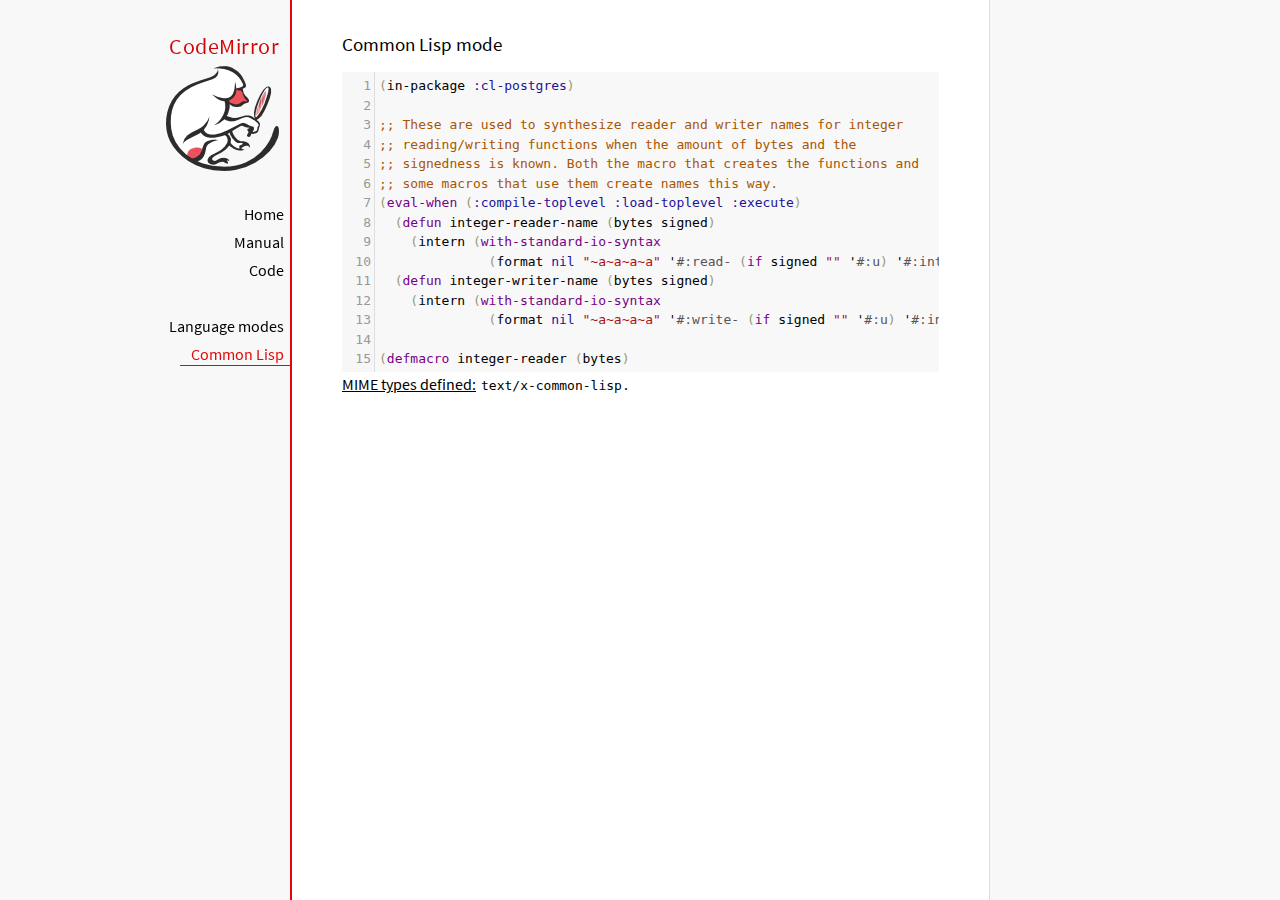
<file: vendor/codemirror-5.65.7/mode/commonlisp/index.html>
<!doctype html>

<title>CodeMirror: Common Lisp mode</title>
<meta charset="utf-8"/>
<link rel=stylesheet href="../../doc/docs.css">

<link rel="stylesheet" href="../../lib/codemirror.css">
<script src="../../lib/codemirror.js"></script>
<script src="commonlisp.js"></script>
<style>.CodeMirror {background: #f8f8f8;}</style>
<div id=nav>
  <a href="https://codemirror.net/5"><h1>CodeMirror</h1><img id=logo src="../../doc/logo.png" alt=""></a>

  <ul>
    <li><a href="../../index.html">Home</a>
    <li><a href="../../doc/manual.html">Manual</a>
    <li><a href="https://github.com/codemirror/codemirror5">Code</a>
  </ul>
  <ul>
    <li><a href="../index.html">Language modes</a>
    <li><a class=active href="#">Common Lisp</a>
  </ul>
</div>

<article>
<h2>Common Lisp mode</h2>
<form><textarea id="code" name="code">(in-package :cl-postgres)

;; These are used to synthesize reader and writer names for integer
;; reading/writing functions when the amount of bytes and the
;; signedness is known. Both the macro that creates the functions and
;; some macros that use them create names this way.
(eval-when (:compile-toplevel :load-toplevel :execute)
  (defun integer-reader-name (bytes signed)
    (intern (with-standard-io-syntax
              (format nil "~a~a~a~a" '#:read- (if signed "" '#:u) '#:int bytes))))
  (defun integer-writer-name (bytes signed)
    (intern (with-standard-io-syntax
              (format nil "~a~a~a~a" '#:write- (if signed "" '#:u) '#:int bytes)))))

(defmacro integer-reader (bytes)
  "Create a function to read integers from a binary stream."
  (let ((bits (* bytes 8)))
    (labels ((return-form (signed)
               (if signed
                   `(if (logbitp ,(1- bits) result)
                        (dpb result (byte ,(1- bits) 0) -1)
                        result)
                   `result))
             (generate-reader (signed)
               `(defun ,(integer-reader-name bytes signed) (socket)
                  (declare (type stream socket)
                           #.*optimize*)
                  ,(if (= bytes 1)
                       `(let ((result (the (unsigned-byte 8) (read-byte socket))))
                          (declare (type (unsigned-byte 8) result))
                          ,(return-form signed))
                       `(let ((result 0))
                          (declare (type (unsigned-byte ,bits) result))
                          ,@(loop :for byte :from (1- bytes) :downto 0
                                   :collect `(setf (ldb (byte 8 ,(* 8 byte)) result)
                                                   (the (unsigned-byte 8) (read-byte socket))))
                          ,(return-form signed))))))
      `(progn
;; This causes weird errors on SBCL in some circumstances. Disabled for now.
;;         (declaim (inline ,(integer-reader-name bytes t)
;;                          ,(integer-reader-name bytes nil)))
         (declaim (ftype (function (t) (signed-byte ,bits))
                         ,(integer-reader-name bytes t)))
         ,(generate-reader t)
         (declaim (ftype (function (t) (unsigned-byte ,bits))
                         ,(integer-reader-name bytes nil)))
         ,(generate-reader nil)))))

(defmacro integer-writer (bytes)
  "Create a function to write integers to a binary stream."
  (let ((bits (* 8 bytes)))
    `(progn
      (declaim (inline ,(integer-writer-name bytes t)
                       ,(integer-writer-name bytes nil)))
      (defun ,(integer-writer-name bytes nil) (socket value)
        (declare (type stream socket)
                 (type (unsigned-byte ,bits) value)
                 #.*optimize*)
        ,@(if (= bytes 1)
              `((write-byte value socket))
              (loop :for byte :from (1- bytes) :downto 0
                    :collect `(write-byte (ldb (byte 8 ,(* byte 8)) value)
                               socket)))
        (values))
      (defun ,(integer-writer-name bytes t) (socket value)
        (declare (type stream socket)
                 (type (signed-byte ,bits) value)
                 #.*optimize*)
        ,@(if (= bytes 1)
              `((write-byte (ldb (byte 8 0) value) socket))
              (loop :for byte :from (1- bytes) :downto 0
                    :collect `(write-byte (ldb (byte 8 ,(* byte 8)) value)
                               socket)))
        (values)))))

;; All the instances of the above that we need.

(integer-reader 1)
(integer-reader 2)
(integer-reader 4)
(integer-reader 8)

(integer-writer 1)
(integer-writer 2)
(integer-writer 4)

(defun write-bytes (socket bytes)
  "Write a byte-array to a stream."
  (declare (type stream socket)
           (type (simple-array (unsigned-byte 8)) bytes)
           #.*optimize*)
  (write-sequence bytes socket))

(defun write-str (socket string)
  "Write a null-terminated string to a stream \(encoding it when UTF-8
support is enabled.)."
  (declare (type stream socket)
           (type string string)
           #.*optimize*)
  (enc-write-string string socket)
  (write-uint1 socket 0))

(declaim (ftype (function (t unsigned-byte)
                          (simple-array (unsigned-byte 8) (*)))
                read-bytes))
(defun read-bytes (socket length)
  "Read a byte array of the given length from a stream."
  (declare (type stream socket)
           (type fixnum length)
           #.*optimize*)
  (let ((result (make-array length :element-type '(unsigned-byte 8))))
    (read-sequence result socket)
    result))

(declaim (ftype (function (t) string) read-str))
(defun read-str (socket)
  "Read a null-terminated string from a stream. Takes care of encoding
when UTF-8 support is enabled."
  (declare (type stream socket)
           #.*optimize*)
  (enc-read-string socket :null-terminated t))

(defun skip-bytes (socket length)
  "Skip a given number of bytes in a binary stream."
  (declare (type stream socket)
           (type (unsigned-byte 32) length)
           #.*optimize*)
  (dotimes (i length)
    (read-byte socket)))

(defun skip-str (socket)
  "Skip a null-terminated string."
  (declare (type stream socket)
           #.*optimize*)
  (loop :for char :of-type fixnum = (read-byte socket)
        :until (zerop char)))

(defun ensure-socket-is-closed (socket &amp;key abort)
  (when (open-stream-p socket)
    (handler-case
        (close socket :abort abort)
      (error (error)
        (warn "Ignoring the error which happened while trying to close PostgreSQL socket: ~A" error)))))
</textarea></form>
    <script>
      var editor = CodeMirror.fromTextArea(document.getElementById("code"), {lineNumbers: true});
    </script>

    <p><strong>MIME types defined:</strong> <code>text/x-common-lisp</code>.</p>

  </article>
</file>
<file: assets/mkdocs-feather/codemirror/lib/codemirror.css>
/* BASICS */

.CodeMirror {
  /* Set height, width, borders, and global font properties here */
  font-family: monospace;
  height: 300px;
  color: black;
  direction: ltr;
}

/* PADDING */

.CodeMirror-lines {
  padding: 4px 0; /* Vertical padding around content */
}
.CodeMirror pre.CodeMirror-line,
.CodeMirror pre.CodeMirror-line-like {
  padding: 0 4px; /* Horizontal padding of content */
}

.CodeMirror-scrollbar-filler, .CodeMirror-gutter-filler {
  background-color: white; /* The little square between H and V scrollbars */
}

/* GUTTER */

.CodeMirror-gutters {
  border-right: 1px solid #ddd;
  background-color: #f7f7f7;
  white-space: nowrap;
}
.CodeMirror-linenumbers {}
.CodeMirror-linenumber {
  padding: 0 3px 0 5px;
  min-width: 20px;
  text-align: right;
  color: #999;
  white-space: nowrap;
}

.CodeMirror-guttermarker { color: black; }
.CodeMirror-guttermarker-subtle { color: #999; }

/* CURSOR */

.CodeMirror-cursor {
  border-left: 1px solid black;
  border-right: none;
  width: 0;
}
/* Shown when moving in bi-directional text */
.CodeMirror div.CodeMirror-secondarycursor {
  border-left: 1px solid silver;
}
.cm-fat-cursor .CodeMirror-cursor {
  width: auto;
  border: 0 !important;
  background: #7e7;
}
.cm-fat-cursor div.CodeMirror-cursors {
  z-index: 1;
}
.cm-fat-cursor .CodeMirror-line::selection,
.cm-fat-cursor .CodeMirror-line > span::selection, 
.cm-fat-cursor .CodeMirror-line > span > span::selection { background: transparent; }
.cm-fat-cursor .CodeMirror-line::-moz-selection,
.cm-fat-cursor .CodeMirror-line > span::-moz-selection,
.cm-fat-cursor .CodeMirror-line > span > span::-moz-selection { background: transparent; }
.cm-fat-cursor { caret-color: transparent; }
@-moz-keyframes blink {
  0% {}
  50% { background-color: transparent; }
  100% {}
}
@-webkit-keyframes blink {
  0% {}
  50% { background-color: transparent; }
  100% {}
}
@keyframes blink {
  0% {}
  50% { background-color: transparent; }
  100% {}
}

/* Can style cursor different in overwrite (non-insert) mode */
.CodeMirror-overwrite .CodeMirror-cursor {}

.cm-tab { display: inline-block; text-decoration: inherit; }

.CodeMirror-rulers {
  position: absolute;
  left: 0; right: 0; top: -50px; bottom: 0;
  overflow: hidden;
}
.CodeMirror-ruler {
  border-left: 1px solid #ccc;
  top: 0; bottom: 0;
  position: absolute;
}

/* DEFAULT THEME */

.cm-s-default .cm-header {color: blue;}
.cm-s-default .cm-quote {color: #090;}
.cm-negative {color: #d44;}
.cm-positive {color: #292;}
.cm-header, .cm-strong {font-weight: bold;}
.cm-em {font-style: italic;}
.cm-link {text-decoration: underline;}
.cm-strikethrough {text-decoration: line-through;}

.cm-s-default .cm-keyword {color: #708;}
.cm-s-default .cm-atom {color: #219;}
.cm-s-default .cm-number {color: #164;}
.cm-s-default .cm-def {color: #00f;}
.cm-s-default .cm-variable,
.cm-s-default .cm-punctuation,
.cm-s-default .cm-property,
.cm-s-default .cm-operator {}
.cm-s-default .cm-variable-2 {color: #05a;}
.cm-s-default .cm-variable-3, .cm-s-default .cm-type {color: #085;}
.cm-s-default .cm-comment {color: #a50;}
.cm-s-default .cm-string {color: #a11;}
.cm-s-default .cm-string-2 {color: #f50;}
.cm-s-default .cm-meta {color: #555;}
.cm-s-default .cm-qualifier {color: #555;}
.cm-s-default .cm-builtin {color: #30a;}
.cm-s-default .cm-bracket {color: #997;}
.cm-s-default .cm-tag {color: #170;}
.cm-s-default .cm-attribute {color: #00c;}
.cm-s-default .cm-hr {color: #999;}
.cm-s-default .cm-link {color: #00c;}

.cm-s-default .cm-error {color: #f00;}
.cm-invalidchar {color: #f00;}

.CodeMirror-composing { border-bottom: 2px solid; }

/* Default styles for common addons */

div.CodeMirror span.CodeMirror-matchingbracket {color: #0b0;}
div.CodeMirror span.CodeMirror-nonmatchingbracket {color: #a22;}
.CodeMirror-matchingtag { background: rgba(255, 150, 0, .3); }
.CodeMirror-activeline-background {background: #e8f2ff;}

/* STOP */

/* The rest of this file contains styles related to the mechanics of
   the editor. You probably shouldn't touch them. */

.CodeMirror {
  position: relative;
  overflow: hidden;
  background: white;
}

.CodeMirror-scroll {
  overflow: scroll !important; /* Things will break if this is overridden */
  /* 50px is the magic margin used to hide the element's real scrollbars */
  /* See overflow: hidden in .CodeMirror */
  margin-bottom: -50px; margin-right: -50px;
  padding-bottom: 50px;
  height: 100%;
  outline: none; /* Prevent dragging from highlighting the element */
  position: relative;
  z-index: 0;
}
.CodeMirror-sizer {
  position: relative;
  border-right: 50px solid transparent;
}

/* The fake, visible scrollbars. Used to force redraw during scrolling
   before actual scrolling happens, thus preventing shaking and
   flickering artifacts. */
.CodeMirror-vscrollbar, .CodeMirror-hscrollbar, .CodeMirror-scrollbar-filler, .CodeMirror-gutter-filler {
  position: absolute;
  z-index: 6;
  display: none;
  outline: none;
}
.CodeMirror-vscrollbar {
  right: 0; top: 0;
  overflow-x: hidden;
  overflow-y: scroll;
}
.CodeMirror-hscrollbar {
  bottom: 0; left: 0;
  overflow-y: hidden;
  overflow-x: scroll;
}
.CodeMirror-scrollbar-filler {
  right: 0; bottom: 0;
}
.CodeMirror-gutter-filler {
  left: 0; bottom: 0;
}

.CodeMirror-gutters {
  position: absolute; left: 0; top: 0;
  min-height: 100%;
  z-index: 3;
}
.CodeMirror-gutter {
  white-space: normal;
  height: 100%;
  display: inline-block;
  vertical-align: top;
  margin-bottom: -50px;
}
.CodeMirror-gutter-wrapper {
  position: absolute;
  z-index: 4;
  background: none !important;
  border: none !important;
}
.CodeMirror-gutter-background {
  position: absolute;
  top: 0; bottom: 0;
  z-index: 4;
}
.CodeMirror-gutter-elt {
  position: absolute;
  cursor: default;
  z-index: 4;
}
.CodeMirror-gutter-wrapper ::selection { background-color: transparent }
.CodeMirror-gutter-wrapper ::-moz-selection { background-color: transparent }

.CodeMirror-lines {
  cursor: text;
  min-height: 1px; /* prevents collapsing before first draw */
}
.CodeMirror pre.CodeMirror-line,
.CodeMirror pre.CodeMirror-line-like {
  /* Reset some styles that the rest of the page might have set */
  -moz-border-radius: 0; -webkit-border-radius: 0; border-radius: 0;
  border-width: 0;
  background: transparent;
  font-family: inherit;
  font-size: inherit;
  margin: 0;
  white-space: pre;
  word-wrap: normal;
  line-height: inherit;
  color: inherit;
  z-index: 2;
  position: relative;
  overflow: visible;
  -webkit-tap-highlight-color: transparent;
  -webkit-font-variant-ligatures: contextual;
  font-variant-ligatures: contextual;
}
.CodeMirror-wrap pre.CodeMirror-line,
.CodeMirror-wrap pre.CodeMirror-line-like {
  word-wrap: break-word;
  white-space: pre-wrap;
  word-break: normal;
}

.CodeMirror-linebackground {
  position: absolute;
  left: 0; right: 0; top: 0; bottom: 0;
  z-index: 0;
}

.CodeMirror-linewidget {
  position: relative;
  z-index: 2;
  padding: 0.1px; /* Force widget margins to stay inside of the container */
}

.CodeMirror-widget {}

.CodeMirror-rtl pre { direction: rtl; }

.CodeMirror-code {
  outline: none;
}

/* Force content-box sizing for the elements where we expect it */
.CodeMirror-scroll,
.CodeMirror-sizer,
.CodeMirror-gutter,
.CodeMirror-gutters,
.CodeMirror-linenumber {
  -moz-box-sizing: content-box;
  box-sizing: content-box;
}

.CodeMirror-measure {
  position: absolute;
  width: 100%;
  height: 0;
  overflow: hidden;
  visibility: hidden;
}

.CodeMirror-cursor {
  position: absolute;
  pointer-events: none;
}
.CodeMirror-measure pre { position: static; }

div.CodeMirror-cursors {
  visibility: hidden;
  position: relative;
  z-index: 3;
}
div.CodeMirror-dragcursors {
  visibility: visible;
}

.CodeMirror-focused div.CodeMirror-cursors {
  visibility: visible;
}

.CodeMirror-selected { background: #d9d9d9; }
.CodeMirror-focused .CodeMirror-selected { background: #d7d4f0; }
.CodeMirror-crosshair { cursor: crosshair; }
.CodeMirror-line::selection, .CodeMirror-line > span::selection, .CodeMirror-line > span > span::selection { background: #d7d4f0; }
.CodeMirror-line::-moz-selection, .CodeMirror-line > span::-moz-selection, .CodeMirror-line > span > span::-moz-selection { background: #d7d4f0; }

.cm-searching {
  background-color: #ffa;
  background-color: rgba(255, 255, 0, .4);
}

/* Used to force a border model for a node */
.cm-force-border { padding-right: .1px; }

@media print {
  /* Hide the cursor when printing */
  .CodeMirror div.CodeMirror-cursors {
    visibility: hidden;
  }
}

/* See issue #2901 */
.cm-tab-wrap-hack:after { content: ''; }

/* Help users use markselection to safely style text background */
span.CodeMirror-selectedtext { background: none; }
</file>
<file: assets/mkdocs-feather/feather.css>
.CodeMirror {
    border: 1px solid #ddd;
    background: #ffe;
    height: auto;
}
.CodeMirror-scroll {
    /* max-height: 300px; */
    /* min-height: 208px; */
}
.controls {
    padding: 10px 0px;
}
.code-wrapper {
    /* min-height: 200px; */
}

.clearfix {
  clear: both;
}

.livecode-editor {
  margin: 20px 0px;
  clear: both;
}

.code-wrapper {
    /* min-width: 300px; */
    flex: 1;
}
.output-wrapper {
  padding: 5px 20px;
  border: 1px solid #eee;
}

button {
  cursor: pointer;
  background: #eee;
  border: 1px solid #ddd;
  padding: 5px 10px;
}

pre.output {
  overflow-x: auto;
  /* width: 200px; */
  white-space: pre-wrap;
  word-wrap: break-word;
  font-size: 0.8em;
  margin: 10px;
  color: #666;
}

header {
  z-index: 10 !important;
}

.hidden {
  display: none;
}

.code-editor {
  clear: both;
}
.code-editor .preview-label {
  font-weight: bold;
  padding: 0px 10px;
  background: #eee;
}
.code-editor iframe {
  padding: 20px;
  border: 1px solid #eee;
  width: 100%;
}

.tabs {
  overflow: hidden;
  border: 1px solid #ccc;
  background-color: #f1f1f1;
}

.tabs button, .file-link {
  float: left;
  border: none;
  outline: none;
  cursor: pointer;
  padding: 5px 10px;
  transition: 0.3s;
}

.tabs button:hover, .file-link:hover {
  background-color: #ddd;
}

.tabs button.active, .file-link.active {
  background-color: #ccc;
}

.filenames {
  clear: both;
}

.livecode-editor .labels {
  float: right;
  padding: 2px 10px;
  border: 1px solid #ddd;
  border-radius: 20px;
  background: #ffe;
}

input.run-args {
  border: 1px solid #ddd;
  padding: 5px;
  width: 300px;
}

.spinner {
  margin: 10px;
  display: inline-block;
  width: 20px;
  height: 20px;
  border: 3px solid rgba(125, 125, 125, .3);
  border-radius: 50%;
  border-top-color: #1c87c9;
  animation: spin 1s ease-in-out infinite;
  -webkit-animation: spin 1s ease-in-out infinite;
}

@keyframes spin {
  to {
    -webkit-transform: rotate(360deg);
  }
}

@-webkit-keyframes spin {
  to {
    -webkit-transform: rotate(360deg);
  }
}
</file>
<file: vendor/codemirror-5.65.7/lib/codemirror.css>
/* BASICS */

.CodeMirror {
  /* Set height, width, borders, and global font properties here */
  font-family: monospace;
  height: 300px;
  color: black;
  direction: ltr;
}

/* PADDING */

.CodeMirror-lines {
  padding: 4px 0; /* Vertical padding around content */
}
.CodeMirror pre.CodeMirror-line,
.CodeMirror pre.CodeMirror-line-like {
  padding: 0 4px; /* Horizontal padding of content */
}

.CodeMirror-scrollbar-filler, .CodeMirror-gutter-filler {
  background-color: white; /* The little square between H and V scrollbars */
}

/* GUTTER */

.CodeMirror-gutters {
  border-right: 1px solid #ddd;
  background-color: #f7f7f7;
  white-space: nowrap;
}
.CodeMirror-linenumbers {}
.CodeMirror-linenumber {
  padding: 0 3px 0 5px;
  min-width: 20px;
  text-align: right;
  color: #999;
  white-space: nowrap;
}

.CodeMirror-guttermarker { color: black; }
.CodeMirror-guttermarker-subtle { color: #999; }

/* CURSOR */

.CodeMirror-cursor {
  border-left: 1px solid black;
  border-right: none;
  width: 0;
}
/* Shown when moving in bi-directional text */
.CodeMirror div.CodeMirror-secondarycursor {
  border-left: 1px solid silver;
}
.cm-fat-cursor .CodeMirror-cursor {
  width: auto;
  border: 0 !important;
  background: #7e7;
}
.cm-fat-cursor div.CodeMirror-cursors {
  z-index: 1;
}
.cm-fat-cursor .CodeMirror-line::selection,
.cm-fat-cursor .CodeMirror-line > span::selection, 
.cm-fat-cursor .CodeMirror-line > span > span::selection { background: transparent; }
.cm-fat-cursor .CodeMirror-line::-moz-selection,
.cm-fat-cursor .CodeMirror-line > span::-moz-selection,
.cm-fat-cursor .CodeMirror-line > span > span::-moz-selection { background: transparent; }
.cm-fat-cursor { caret-color: transparent; }
@-moz-keyframes blink {
  0% {}
  50% { background-color: transparent; }
  100% {}
}
@-webkit-keyframes blink {
  0% {}
  50% { background-color: transparent; }
  100% {}
}
@keyframes blink {
  0% {}
  50% { background-color: transparent; }
  100% {}
}

/* Can style cursor different in overwrite (non-insert) mode */
.CodeMirror-overwrite .CodeMirror-cursor {}

.cm-tab { display: inline-block; text-decoration: inherit; }

.CodeMirror-rulers {
  position: absolute;
  left: 0; right: 0; top: -50px; bottom: 0;
  overflow: hidden;
}
.CodeMirror-ruler {
  border-left: 1px solid #ccc;
  top: 0; bottom: 0;
  position: absolute;
}

/* DEFAULT THEME */

.cm-s-default .cm-header {color: blue;}
.cm-s-default .cm-quote {color: #090;}
.cm-negative {color: #d44;}
.cm-positive {color: #292;}
.cm-header, .cm-strong {font-weight: bold;}
.cm-em {font-style: italic;}
.cm-link {text-decoration: underline;}
.cm-strikethrough {text-decoration: line-through;}

.cm-s-default .cm-keyword {color: #708;}
.cm-s-default .cm-atom {color: #219;}
.cm-s-default .cm-number {color: #164;}
.cm-s-default .cm-def {color: #00f;}
.cm-s-default .cm-variable,
.cm-s-default .cm-punctuation,
.cm-s-default .cm-property,
.cm-s-default .cm-operator {}
.cm-s-default .cm-variable-2 {color: #05a;}
.cm-s-default .cm-variable-3, .cm-s-default .cm-type {color: #085;}
.cm-s-default .cm-comment {color: #a50;}
.cm-s-default .cm-string {color: #a11;}
.cm-s-default .cm-string-2 {color: #f50;}
.cm-s-default .cm-meta {color: #555;}
.cm-s-default .cm-qualifier {color: #555;}
.cm-s-default .cm-builtin {color: #30a;}
.cm-s-default .cm-bracket {color: #997;}
.cm-s-default .cm-tag {color: #170;}
.cm-s-default .cm-attribute {color: #00c;}
.cm-s-default .cm-hr {color: #999;}
.cm-s-default .cm-link {color: #00c;}

.cm-s-default .cm-error {color: #f00;}
.cm-invalidchar {color: #f00;}

.CodeMirror-composing { border-bottom: 2px solid; }

/* Default styles for common addons */

div.CodeMirror span.CodeMirror-matchingbracket {color: #0b0;}
div.CodeMirror span.CodeMirror-nonmatchingbracket {color: #a22;}
.CodeMirror-matchingtag { background: rgba(255, 150, 0, .3); }
.CodeMirror-activeline-background {background: #e8f2ff;}

/* STOP */

/* The rest of this file contains styles related to the mechanics of
   the editor. You probably shouldn't touch them. */

.CodeMirror {
  position: relative;
  overflow: hidden;
  background: white;
}

.CodeMirror-scroll {
  overflow: scroll !important; /* Things will break if this is overridden */
  /* 50px is the magic margin used to hide the element's real scrollbars */
  /* See overflow: hidden in .CodeMirror */
  margin-bottom: -50px; margin-right: -50px;
  padding-bottom: 50px;
  height: 100%;
  outline: none; /* Prevent dragging from highlighting the element */
  position: relative;
  z-index: 0;
}
.CodeMirror-sizer {
  position: relative;
  border-right: 50px solid transparent;
}

/* The fake, visible scrollbars. Used to force redraw during scrolling
   before actual scrolling happens, thus preventing shaking and
   flickering artifacts. */
.CodeMirror-vscrollbar, .CodeMirror-hscrollbar, .CodeMirror-scrollbar-filler, .CodeMirror-gutter-filler {
  position: absolute;
  z-index: 6;
  display: none;
  outline: none;
}
.CodeMirror-vscrollbar {
  right: 0; top: 0;
  overflow-x: hidden;
  overflow-y: scroll;
}
.CodeMirror-hscrollbar {
  bottom: 0; left: 0;
  overflow-y: hidden;
  overflow-x: scroll;
}
.CodeMirror-scrollbar-filler {
  right: 0; bottom: 0;
}
.CodeMirror-gutter-filler {
  left: 0; bottom: 0;
}

.CodeMirror-gutters {
  position: absolute; left: 0; top: 0;
  min-height: 100%;
  z-index: 3;
}
.CodeMirror-gutter {
  white-space: normal;
  height: 100%;
  display: inline-block;
  vertical-align: top;
  margin-bottom: -50px;
}
.CodeMirror-gutter-wrapper {
  position: absolute;
  z-index: 4;
  background: none !important;
  border: none !important;
}
.CodeMirror-gutter-background {
  position: absolute;
  top: 0; bottom: 0;
  z-index: 4;
}
.CodeMirror-gutter-elt {
  position: absolute;
  cursor: default;
  z-index: 4;
}
.CodeMirror-gutter-wrapper ::selection { background-color: transparent }
.CodeMirror-gutter-wrapper ::-moz-selection { background-color: transparent }

.CodeMirror-lines {
  cursor: text;
  min-height: 1px; /* prevents collapsing before first draw */
}
.CodeMirror pre.CodeMirror-line,
.CodeMirror pre.CodeMirror-line-like {
  /* Reset some styles that the rest of the page might have set */
  -moz-border-radius: 0; -webkit-border-radius: 0; border-radius: 0;
  border-width: 0;
  background: transparent;
  font-family: inherit;
  font-size: inherit;
  margin: 0;
  white-space: pre;
  word-wrap: normal;
  line-height: inherit;
  color: inherit;
  z-index: 2;
  position: relative;
  overflow: visible;
  -webkit-tap-highlight-color: transparent;
  -webkit-font-variant-ligatures: contextual;
  font-variant-ligatures: contextual;
}
.CodeMirror-wrap pre.CodeMirror-line,
.CodeMirror-wrap pre.CodeMirror-line-like {
  word-wrap: break-word;
  white-space: pre-wrap;
  word-break: normal;
}

.CodeMirror-linebackground {
  position: absolute;
  left: 0; right: 0; top: 0; bottom: 0;
  z-index: 0;
}

.CodeMirror-linewidget {
  position: relative;
  z-index: 2;
  padding: 0.1px; /* Force widget margins to stay inside of the container */
}

.CodeMirror-widget {}

.CodeMirror-rtl pre { direction: rtl; }

.CodeMirror-code {
  outline: none;
}

/* Force content-box sizing for the elements where we expect it */
.CodeMirror-scroll,
.CodeMirror-sizer,
.CodeMirror-gutter,
.CodeMirror-gutters,
.CodeMirror-linenumber {
  -moz-box-sizing: content-box;
  box-sizing: content-box;
}

.CodeMirror-measure {
  position: absolute;
  width: 100%;
  height: 0;
  overflow: hidden;
  visibility: hidden;
}

.CodeMirror-cursor {
  position: absolute;
  pointer-events: none;
}
.CodeMirror-measure pre { position: static; }

div.CodeMirror-cursors {
  visibility: hidden;
  position: relative;
  z-index: 3;
}
div.CodeMirror-dragcursors {
  visibility: visible;
}

.CodeMirror-focused div.CodeMirror-cursors {
  visibility: visible;
}

.CodeMirror-selected { background: #d9d9d9; }
.CodeMirror-focused .CodeMirror-selected { background: #d7d4f0; }
.CodeMirror-crosshair { cursor: crosshair; }
.CodeMirror-line::selection, .CodeMirror-line > span::selection, .CodeMirror-line > span > span::selection { background: #d7d4f0; }
.CodeMirror-line::-moz-selection, .CodeMirror-line > span::-moz-selection, .CodeMirror-line > span > span::-moz-selection { background: #d7d4f0; }

.cm-searching {
  background-color: #ffa;
  background-color: rgba(255, 255, 0, .4);
}

/* Used to force a border model for a node */
.cm-force-border { padding-right: .1px; }

@media print {
  /* Hide the cursor when printing */
  .CodeMirror div.CodeMirror-cursors {
    visibility: hidden;
  }
}

/* See issue #2901 */
.cm-tab-wrap-hack:after { content: ''; }

/* Help users use markselection to safely style text background */
span.CodeMirror-selectedtext { background: none; }
</file>
<file: vendor/codemirror-5.65.7/doc/docs.css>
@font-face {
  font-family: 'Source Sans Pro';
  font-style: normal;
  font-weight: 400;
  src: local('Source Sans Pro'), local('SourceSansPro-Regular'), url(source_sans.woff) format('woff');
}

body, html { margin: 0; padding: 0; height: 100%; }
section, article { display: block; padding: 0; }

body {
  background: #f8f8f8;
  font-family: 'Source Sans Pro', Helvetica, Arial, sans-serif;
  line-height: 1.5;
}

p { margin-top: 0; }

h2, h3, h1 {
  font-weight: normal;
  margin-bottom: .7em;
}
h1 { font-size: 140%; }
h2 { font-size: 120%; }
h3 { font-size: 110%; }
article > h2:first-child, section:first-child > h2 { margin-top: 0; }

#nav h1 {
  margin-right: 12px;
  margin-top: 0;
  margin-bottom: 2px;
  color: #d30707;
  letter-spacing: .5px;
}

a, a:visited, a:link, .quasilink {
  color: #A21313;
}

em {
  padding-right: 2px;
}

.quasilink {
  cursor: pointer;
}

article {
  max-width: 700px;
  margin: 0 0 0 160px;
  border-left: 2px solid #E30808;
  border-right: 1px solid #ddd;
  padding: 30px 50px 100px 50px;
  background: white;
  z-index: 2;
  position: relative;
  min-height: 100%;
  box-sizing: border-box;
  -moz-box-sizing: border-box;
}

#nav {
  position: fixed;
  padding-top: 30px;
  max-height: 100%;
  box-sizing: -moz-border-box;
  box-sizing: border-box;
  overflow-y: auto;
  left: 0; right: none;
  width: 160px;
  text-align: right;
  z-index: 1;
}

@media screen and (min-width: 1000px) {
  article {
    margin: 0 auto;
  }
  #nav {
    right: 50%;
    width: auto;
    border-right: 349px solid transparent;
  }
}

#nav ul {
  display: block;
  margin: 0; padding: 0;
  margin-bottom: 32px;
}

#nav a {
  text-decoration: none;
}

#nav li {
  display: block;
  margin-bottom: 4px;
}

#nav li ul {
  font-size: 80%;
  margin-bottom: 0;
  display: none;
}

#nav li.active ul {
  display: block;
}

#nav li li a {
  padding-right: 20px;
  display: inline-block;
}

#nav ul a {
  color: black;
  padding: 0 7px 1px 11px;
}

#nav ul a.active, #nav ul a:hover {
  border-bottom: 1px solid #E30808;
  margin-bottom: -1px;
  color: #E30808;
}

#logo {
  border: 0;
  margin-right: 12px;
  margin-bottom: 25px;
}

section {
  border-top: 1px solid #E30808;
  margin: 1.5em 0;
}

section.first {
  border: none;
  margin-top: 0;
}

#demo {
  position: relative;
}

#demolist {
  position: absolute;
  right: 5px;
  top: 5px;
  z-index: 25;
}

.yinyang {
  position: absolute;
  top: -10px;
  left: 0; right: 0;
  margin: auto;
  display: block;
  height: 120px;
}

.actions {
  margin: 1em 0 0;
  min-height: 100px;
  position: relative;
}

@media screen and (max-width: 800px) {
  .actions {
    padding-top: 120px;
  }
  .actionsleft, .actionsright {
    float: none;
    text-align: left;
    margin-bottom: 1em;
  }
}

th {
  text-decoration: underline;
  font-weight: normal;
  text-align: left;
}

#features ul {
  list-style: none;
  margin: 0 0 1em;
  padding: 0 0 0 1.2em;
}

#features li:before {
  content: "-";
  width: 1em;
  display: inline-block;
  padding: 0;
  margin: 0;
  margin-left: -1em;
}

.rel {
  margin-bottom: 0;
}
.rel-note {
  margin-top: 0;
  color: #555;
}

pre {
  padding-left: 15px;
  border-left: 2px solid #ddd;
}

code {
  padding: 0 2px;
}

strong {
  text-decoration: underline;
  font-weight: normal;
}

.field {
  border: 1px solid #A21313;
}
</file>
<file: vendor/codemirror-5.65.7/test/mode_test.css>
.mt-output .mt-token {
  border: 1px solid #ddd;
  white-space: pre;
  font-family: "Consolas", monospace;
  text-align: center;
}

.mt-output .mt-style {
  font-size: x-small;
}

.mt-output .mt-state {
  font-size: x-small;
  vertical-align: top;
}

.mt-output .mt-state-row {
  display: none;
}

.mt-state-unhide .mt-output .mt-state-row {
  display: table-row;
}
</file>
<file: vendor/codemirror-5.65.7/addon/hint/show-hint.css>
.CodeMirror-hints {
  position: absolute;
  z-index: 10;
  overflow: hidden;
  list-style: none;

  margin: 0;
  padding: 2px;

  -webkit-box-shadow: 2px 3px 5px rgba(0,0,0,.2);
  -moz-box-shadow: 2px 3px 5px rgba(0,0,0,.2);
  box-shadow: 2px 3px 5px rgba(0,0,0,.2);
  border-radius: 3px;
  border: 1px solid silver;

  background: white;
  font-size: 90%;
  font-family: monospace;

  max-height: 20em;
  overflow-y: auto;
}

.CodeMirror-hint {
  margin: 0;
  padding: 0 4px;
  border-radius: 2px;
  white-space: pre;
  color: black;
  cursor: pointer;
}

li.CodeMirror-hint-active {
  background: #08f;
  color: white;
}
</file>
<file: vendor/codemirror-5.65.7/theme/neat.css>
.cm-s-neat span.cm-comment { color: #a86; }
.cm-s-neat span.cm-keyword { line-height: 1em; font-weight: bold; color: blue; }
.cm-s-neat span.cm-string { color: #a22; }
.cm-s-neat span.cm-builtin { line-height: 1em; font-weight: bold; color: #077; }
.cm-s-neat span.cm-special { line-height: 1em; font-weight: bold; color: #0aa; }
.cm-s-neat span.cm-variable { color: black; }
.cm-s-neat span.cm-number, .cm-s-neat span.cm-atom { color: #3a3; }
.cm-s-neat span.cm-meta { color: #555; }
.cm-s-neat span.cm-link { color: #3a3; }

.cm-s-neat .CodeMirror-activeline-background { background: #e8f2ff; }
.cm-s-neat .CodeMirror-matchingbracket { outline:1px solid grey; color:black !important; }
</file>
<file: vendor/codemirror-5.65.7/theme/elegant.css>
.cm-s-elegant span.cm-number, .cm-s-elegant span.cm-string, .cm-s-elegant span.cm-atom { color: #762; }
.cm-s-elegant span.cm-comment { color: #262; font-style: italic; line-height: 1em; }
.cm-s-elegant span.cm-meta { color: #555; font-style: italic; line-height: 1em; }
.cm-s-elegant span.cm-variable { color: black; }
.cm-s-elegant span.cm-variable-2 { color: #b11; }
.cm-s-elegant span.cm-qualifier { color: #555; }
.cm-s-elegant span.cm-keyword { color: #730; }
.cm-s-elegant span.cm-builtin { color: #30a; }
.cm-s-elegant span.cm-link { color: #762; }
.cm-s-elegant span.cm-error { background-color: #fdd; }

.cm-s-elegant .CodeMirror-activeline-background { background: #e8f2ff; }
.cm-s-elegant .CodeMirror-matchingbracket { outline:1px solid grey; color:black !important; }
</file>
<file: vendor/codemirror-5.65.7/theme/erlang-dark.css>
.cm-s-erlang-dark.CodeMirror { background: #002240; color: white; }
.cm-s-erlang-dark div.CodeMirror-selected { background: #b36539; }
.cm-s-erlang-dark .CodeMirror-line::selection, .cm-s-erlang-dark .CodeMirror-line > span::selection, .cm-s-erlang-dark .CodeMirror-line > span > span::selection { background: rgba(179, 101, 57, .99); }
.cm-s-erlang-dark .CodeMirror-line::-moz-selection, .cm-s-erlang-dark .CodeMirror-line > span::-moz-selection, .cm-s-erlang-dark .CodeMirror-line > span > span::-moz-selection { background: rgba(179, 101, 57, .99); }
.cm-s-erlang-dark .CodeMirror-gutters { background: #002240; border-right: 1px solid #aaa; }
.cm-s-erlang-dark .CodeMirror-guttermarker { color: white; }
.cm-s-erlang-dark .CodeMirror-guttermarker-subtle { color: #d0d0d0; }
.cm-s-erlang-dark .CodeMirror-linenumber { color: #d0d0d0; }
.cm-s-erlang-dark .CodeMirror-cursor { border-left: 1px solid white; }

.cm-s-erlang-dark span.cm-quote      { color: #ccc; }
.cm-s-erlang-dark span.cm-atom       { color: #f133f1; }
.cm-s-erlang-dark span.cm-attribute  { color: #ff80e1; }
.cm-s-erlang-dark span.cm-bracket    { color: #ff9d00; }
.cm-s-erlang-dark span.cm-builtin    { color: #eaa; }
.cm-s-erlang-dark span.cm-comment    { color: #77f; }
.cm-s-erlang-dark span.cm-def        { color: #e7a; }
.cm-s-erlang-dark span.cm-keyword    { color: #ffee80; }
.cm-s-erlang-dark span.cm-meta       { color: #50fefe; }
.cm-s-erlang-dark span.cm-number     { color: #ffd0d0; }
.cm-s-erlang-dark span.cm-operator   { color: #d55; }
.cm-s-erlang-dark span.cm-property   { color: #ccc; }
.cm-s-erlang-dark span.cm-qualifier  { color: #ccc; }
.cm-s-erlang-dark span.cm-special    { color: #ffbbbb; }
.cm-s-erlang-dark span.cm-string     { color: #3ad900; }
.cm-s-erlang-dark span.cm-string-2   { color: #ccc; }
.cm-s-erlang-dark span.cm-tag        { color: #9effff; }
.cm-s-erlang-dark span.cm-variable   { color: #50fe50; }
.cm-s-erlang-dark span.cm-variable-2 { color: #e0e; }
.cm-s-erlang-dark span.cm-variable-3, .cm-s-erlang-dark span.cm-type { color: #ccc; }
.cm-s-erlang-dark span.cm-error      { color: #9d1e15; }

.cm-s-erlang-dark .CodeMirror-activeline-background { background: #013461; }
.cm-s-erlang-dark .CodeMirror-matchingbracket { outline:1px solid grey; color:white !important; }
</file>
<file: vendor/codemirror-5.65.7/theme/night.css>
/* Loosely based on the Midnight Textmate theme */

.cm-s-night.CodeMirror { background: #0a001f; color: #f8f8f8; }
.cm-s-night div.CodeMirror-selected { background: #447; }
.cm-s-night .CodeMirror-line::selection, .cm-s-night .CodeMirror-line > span::selection, .cm-s-night .CodeMirror-line > span > span::selection { background: rgba(68, 68, 119, .99); }
.cm-s-night .CodeMirror-line::-moz-selection, .cm-s-night .CodeMirror-line > span::-moz-selection, .cm-s-night .CodeMirror-line > span > span::-moz-selection { background: rgba(68, 68, 119, .99); }
.cm-s-night .CodeMirror-gutters { background: #0a001f; border-right: 1px solid #aaa; }
.cm-s-night .CodeMirror-guttermarker { color: white; }
.cm-s-night .CodeMirror-guttermarker-subtle { color: #bbb; }
.cm-s-night .CodeMirror-linenumber { color: #f8f8f8; }
.cm-s-night .CodeMirror-cursor { border-left: 1px solid white; }

.cm-s-night span.cm-comment { color: #8900d1; }
.cm-s-night span.cm-atom { color: #845dc4; }
.cm-s-night span.cm-number, .cm-s-night span.cm-attribute { color: #ffd500; }
.cm-s-night span.cm-keyword { color: #599eff; }
.cm-s-night span.cm-string { color: #37f14a; }
.cm-s-night span.cm-meta { color: #7678e2; }
.cm-s-night span.cm-variable-2, .cm-s-night span.cm-tag { color: #99b2ff; }
.cm-s-night span.cm-variable-3, .cm-s-night span.cm-def, .cm-s-night span.cm-type { color: white; }
.cm-s-night span.cm-bracket { color: #8da6ce; }
.cm-s-night span.cm-builtin, .cm-s-night span.cm-special { color: #ff9e59; }
.cm-s-night span.cm-link { color: #845dc4; }
.cm-s-night span.cm-error { color: #9d1e15; }

.cm-s-night .CodeMirror-activeline-background { background: #1C005A; }
.cm-s-night .CodeMirror-matchingbracket { outline:1px solid grey; color:white !important; }
</file>
<file: vendor/codemirror-5.65.7/theme/monokai.css>
/* Based on Sublime Text's Monokai theme */

.cm-s-monokai.CodeMirror { background: #272822; color: #f8f8f2; }
.cm-s-monokai div.CodeMirror-selected { background: #49483E; }
.cm-s-monokai .CodeMirror-line::selection, .cm-s-monokai .CodeMirror-line > span::selection, .cm-s-monokai .CodeMirror-line > span > span::selection { background: rgba(73, 72, 62, .99); }
.cm-s-monokai .CodeMirror-line::-moz-selection, .cm-s-monokai .CodeMirror-line > span::-moz-selection, .cm-s-monokai .CodeMirror-line > span > span::-moz-selection { background: rgba(73, 72, 62, .99); }
.cm-s-monokai .CodeMirror-gutters { background: #272822; border-right: 0px; }
.cm-s-monokai .CodeMirror-guttermarker { color: white; }
.cm-s-monokai .CodeMirror-guttermarker-subtle { color: #d0d0d0; }
.cm-s-monokai .CodeMirror-linenumber { color: #d0d0d0; }
.cm-s-monokai .CodeMirror-cursor { border-left: 1px solid #f8f8f0; }

.cm-s-monokai span.cm-comment { color: #75715e; }
.cm-s-monokai span.cm-atom { color: #ae81ff; }
.cm-s-monokai span.cm-number { color: #ae81ff; }

.cm-s-monokai span.cm-comment.cm-attribute { color: #97b757; }
.cm-s-monokai span.cm-comment.cm-def { color: #bc9262; }
.cm-s-monokai span.cm-comment.cm-tag { color: #bc6283; }
.cm-s-monokai span.cm-comment.cm-type { color: #5998a6; }

.cm-s-monokai span.cm-property, .cm-s-monokai span.cm-attribute { color: #a6e22e; }
.cm-s-monokai span.cm-keyword { color: #f92672; }
.cm-s-monokai span.cm-builtin { color: #66d9ef; }
.cm-s-monokai span.cm-string { color: #e6db74; }

.cm-s-monokai span.cm-variable { color: #f8f8f2; }
.cm-s-monokai span.cm-variable-2 { color: #9effff; }
.cm-s-monokai span.cm-variable-3, .cm-s-monokai span.cm-type { color: #66d9ef; }
.cm-s-monokai span.cm-def { color: #fd971f; }
.cm-s-monokai span.cm-bracket { color: #f8f8f2; }
.cm-s-monokai span.cm-tag { color: #f92672; }
.cm-s-monokai span.cm-header { color: #ae81ff; }
.cm-s-monokai span.cm-link { color: #ae81ff; }
.cm-s-monokai span.cm-error { background: #f92672; color: #f8f8f0; }

.cm-s-monokai .CodeMirror-activeline-background { background: #373831; }
.cm-s-monokai .CodeMirror-matchingbracket {
  text-decoration: underline;
  color: white !important;
}
</file>
<file: vendor/codemirror-5.65.7/theme/cobalt.css>
.cm-s-cobalt.CodeMirror { background: #002240; color: white; }
.cm-s-cobalt div.CodeMirror-selected { background: #b36539; }
.cm-s-cobalt .CodeMirror-line::selection, .cm-s-cobalt .CodeMirror-line > span::selection, .cm-s-cobalt .CodeMirror-line > span > span::selection { background: rgba(179, 101, 57, .99); }
.cm-s-cobalt .CodeMirror-line::-moz-selection, .cm-s-cobalt .CodeMirror-line > span::-moz-selection, .cm-s-cobalt .CodeMirror-line > span > span::-moz-selection { background: rgba(179, 101, 57, .99); }
.cm-s-cobalt .CodeMirror-gutters { background: #002240; border-right: 1px solid #aaa; }
.cm-s-cobalt .CodeMirror-guttermarker { color: #ffee80; }
.cm-s-cobalt .CodeMirror-guttermarker-subtle { color: #d0d0d0; }
.cm-s-cobalt .CodeMirror-linenumber { color: #d0d0d0; }
.cm-s-cobalt .CodeMirror-cursor { border-left: 1px solid white; }

.cm-s-cobalt span.cm-comment { color: #08f; }
.cm-s-cobalt span.cm-atom { color: #845dc4; }
.cm-s-cobalt span.cm-number, .cm-s-cobalt span.cm-attribute { color: #ff80e1; }
.cm-s-cobalt span.cm-keyword { color: #ffee80; }
.cm-s-cobalt span.cm-string { color: #3ad900; }
.cm-s-cobalt span.cm-meta { color: #ff9d00; }
.cm-s-cobalt span.cm-variable-2, .cm-s-cobalt span.cm-tag { color: #9effff; }
.cm-s-cobalt span.cm-variable-3, .cm-s-cobalt span.cm-def, .cm-s-cobalt .cm-type { color: white; }
.cm-s-cobalt span.cm-bracket { color: #d8d8d8; }
.cm-s-cobalt span.cm-builtin, .cm-s-cobalt span.cm-special { color: #ff9e59; }
.cm-s-cobalt span.cm-link { color: #845dc4; }
.cm-s-cobalt span.cm-error { color: #9d1e15; }

.cm-s-cobalt .CodeMirror-activeline-background { background: #002D57; }
.cm-s-cobalt .CodeMirror-matchingbracket { outline:1px solid grey;color:white !important; }
</file>
<file: vendor/codemirror-5.65.7/theme/eclipse.css>
.cm-s-eclipse span.cm-meta { color: #FF1717; }
.cm-s-eclipse span.cm-keyword { line-height: 1em; font-weight: bold; color: #7F0055; }
.cm-s-eclipse span.cm-atom { color: #219; }
.cm-s-eclipse span.cm-number { color: #164; }
.cm-s-eclipse span.cm-def { color: #00f; }
.cm-s-eclipse span.cm-variable { color: black; }
.cm-s-eclipse span.cm-variable-2 { color: #0000C0; }
.cm-s-eclipse span.cm-variable-3, .cm-s-eclipse span.cm-type { color: #0000C0; }
.cm-s-eclipse span.cm-property { color: black; }
.cm-s-eclipse span.cm-operator { color: black; }
.cm-s-eclipse span.cm-comment { color: #3F7F5F; }
.cm-s-eclipse span.cm-string { color: #2A00FF; }
.cm-s-eclipse span.cm-string-2 { color: #f50; }
.cm-s-eclipse span.cm-qualifier { color: #555; }
.cm-s-eclipse span.cm-builtin { color: #30a; }
.cm-s-eclipse span.cm-bracket { color: #cc7; }
.cm-s-eclipse span.cm-tag { color: #170; }
.cm-s-eclipse span.cm-attribute { color: #00c; }
.cm-s-eclipse span.cm-link { color: #219; }
.cm-s-eclipse span.cm-error { color: #f00; }

.cm-s-eclipse .CodeMirror-activeline-background { background: #e8f2ff; }
.cm-s-eclipse .CodeMirror-matchingbracket { outline:1px solid grey; color:black !important; }
</file>
<file: vendor/codemirror-5.65.7/theme/rubyblue.css>
.cm-s-rubyblue.CodeMirror { background: #112435; color: white; }
.cm-s-rubyblue div.CodeMirror-selected { background: #38566F; }
.cm-s-rubyblue .CodeMirror-line::selection, .cm-s-rubyblue .CodeMirror-line > span::selection, .cm-s-rubyblue .CodeMirror-line > span > span::selection { background: rgba(56, 86, 111, 0.99); }
.cm-s-rubyblue .CodeMirror-line::-moz-selection, .cm-s-rubyblue .CodeMirror-line > span::-moz-selection, .cm-s-rubyblue .CodeMirror-line > span > span::-moz-selection { background: rgba(56, 86, 111, 0.99); }
.cm-s-rubyblue .CodeMirror-gutters { background: #1F4661; border-right: 7px solid #3E7087; }
.cm-s-rubyblue .CodeMirror-guttermarker { color: white; }
.cm-s-rubyblue .CodeMirror-guttermarker-subtle { color: #3E7087; }
.cm-s-rubyblue .CodeMirror-linenumber { color: white; }
.cm-s-rubyblue .CodeMirror-cursor { border-left: 1px solid white; }

.cm-s-rubyblue span.cm-comment { color: #999; font-style:italic; line-height: 1em; }
.cm-s-rubyblue span.cm-atom { color: #F4C20B; }
.cm-s-rubyblue span.cm-number, .cm-s-rubyblue span.cm-attribute { color: #82C6E0; }
.cm-s-rubyblue span.cm-keyword { color: #F0F; }
.cm-s-rubyblue span.cm-string { color: #F08047; }
.cm-s-rubyblue span.cm-meta { color: #F0F; }
.cm-s-rubyblue span.cm-variable-2, .cm-s-rubyblue span.cm-tag { color: #7BD827; }
.cm-s-rubyblue span.cm-variable-3, .cm-s-rubyblue span.cm-def, .cm-s-rubyblue span.cm-type { color: white; }
.cm-s-rubyblue span.cm-bracket { color: #F0F; }
.cm-s-rubyblue span.cm-link { color: #F4C20B; }
.cm-s-rubyblue span.CodeMirror-matchingbracket { color:#F0F !important; }
.cm-s-rubyblue span.cm-builtin, .cm-s-rubyblue span.cm-special { color: #FF9D00; }
.cm-s-rubyblue span.cm-error { color: #AF2018; }

.cm-s-rubyblue .CodeMirror-activeline-background { background: #173047; }
</file>
<file: vendor/codemirror-5.65.7/theme/lesser-dark.css>
/*
http://lesscss.org/ dark theme
Ported to CodeMirror by Peter Kroon
*/
.cm-s-lesser-dark {
  line-height: 1.3em;
}
.cm-s-lesser-dark.CodeMirror { background: #262626; color: #EBEFE7; text-shadow: 0 -1px 1px #262626; }
.cm-s-lesser-dark div.CodeMirror-selected { background: #45443B; } /* 33322B*/
.cm-s-lesser-dark .CodeMirror-line::selection, .cm-s-lesser-dark .CodeMirror-line > span::selection, .cm-s-lesser-dark .CodeMirror-line > span > span::selection { background: rgba(69, 68, 59, .99); }
.cm-s-lesser-dark .CodeMirror-line::-moz-selection, .cm-s-lesser-dark .CodeMirror-line > span::-moz-selection, .cm-s-lesser-dark .CodeMirror-line > span > span::-moz-selection { background: rgba(69, 68, 59, .99); }
.cm-s-lesser-dark .CodeMirror-cursor { border-left: 1px solid white; }
.cm-s-lesser-dark pre { padding: 0 8px; }/*editable code holder*/

.cm-s-lesser-dark.CodeMirror span.CodeMirror-matchingbracket { color: #7EFC7E; }/*65FC65*/

.cm-s-lesser-dark .CodeMirror-gutters { background: #262626; border-right:1px solid #aaa; }
.cm-s-lesser-dark .CodeMirror-guttermarker { color: #599eff; }
.cm-s-lesser-dark .CodeMirror-guttermarker-subtle { color: #777; }
.cm-s-lesser-dark .CodeMirror-linenumber { color: #777; }

.cm-s-lesser-dark span.cm-header { color: #a0a; }
.cm-s-lesser-dark span.cm-quote { color: #090; }
.cm-s-lesser-dark span.cm-keyword { color: #599eff; }
.cm-s-lesser-dark span.cm-atom { color: #C2B470; }
.cm-s-lesser-dark span.cm-number { color: #B35E4D; }
.cm-s-lesser-dark span.cm-def { color: white; }
.cm-s-lesser-dark span.cm-variable { color:#D9BF8C; }
.cm-s-lesser-dark span.cm-variable-2 { color: #669199; }
.cm-s-lesser-dark span.cm-variable-3, .cm-s-lesser-dark span.cm-type { color: white; }
.cm-s-lesser-dark span.cm-property { color: #92A75C; }
.cm-s-lesser-dark span.cm-operator { color: #92A75C; }
.cm-s-lesser-dark span.cm-comment { color: #666; }
.cm-s-lesser-dark span.cm-string { color: #BCD279; }
.cm-s-lesser-dark span.cm-string-2 { color: #f50; }
.cm-s-lesser-dark span.cm-meta { color: #738C73; }
.cm-s-lesser-dark span.cm-qualifier { color: #555; }
.cm-s-lesser-dark span.cm-builtin { color: #ff9e59; }
.cm-s-lesser-dark span.cm-bracket { color: #EBEFE7; }
.cm-s-lesser-dark span.cm-tag { color: #669199; }
.cm-s-lesser-dark span.cm-attribute { color: #81a4d5; }
.cm-s-lesser-dark span.cm-hr { color: #999; }
.cm-s-lesser-dark span.cm-link { color: #7070E6; }
.cm-s-lesser-dark span.cm-error { color: #9d1e15; }

.cm-s-lesser-dark .CodeMirror-activeline-background { background: #3C3A3A; }
.cm-s-lesser-dark .CodeMirror-matchingbracket { outline:1px solid grey; color:white !important; }
</file>
<file: vendor/codemirror-5.65.7/theme/xq-dark.css>
/*
Copyright (C) 2011 by MarkLogic Corporation
Author: Mike Brevoort <mike@brevoort.com>

Permission is hereby granted, free of charge, to any person obtaining a copy
of this software and associated documentation files (the "Software"), to deal
in the Software without restriction, including without limitation the rights
to use, copy, modify, merge, publish, distribute, sublicense, and/or sell
copies of the Software, and to permit persons to whom the Software is
furnished to do so, subject to the following conditions:

The above copyright notice and this permission notice shall be included in
all copies or substantial portions of the Software.

THE SOFTWARE IS PROVIDED "AS IS", WITHOUT WARRANTY OF ANY KIND, EXPRESS OR
IMPLIED, INCLUDING BUT NOT LIMITED TO THE WARRANTIES OF MERCHANTABILITY,
FITNESS FOR A PARTICULAR PURPOSE AND NONINFRINGEMENT. IN NO EVENT SHALL THE
AUTHORS OR COPYRIGHT HOLDERS BE LIABLE FOR ANY CLAIM, DAMAGES OR OTHER
LIABILITY, WHETHER IN AN ACTION OF CONTRACT, TORT OR OTHERWISE, ARISING FROM,
OUT OF OR IN CONNECTION WITH THE SOFTWARE OR THE USE OR OTHER DEALINGS IN
THE SOFTWARE.
*/
.cm-s-xq-dark.CodeMirror { background: #0a001f; color: #f8f8f8; }
.cm-s-xq-dark div.CodeMirror-selected { background: #27007A; }
.cm-s-xq-dark .CodeMirror-line::selection, .cm-s-xq-dark .CodeMirror-line > span::selection, .cm-s-xq-dark .CodeMirror-line > span > span::selection { background: rgba(39, 0, 122, 0.99); }
.cm-s-xq-dark .CodeMirror-line::-moz-selection, .cm-s-xq-dark .CodeMirror-line > span::-moz-selection, .cm-s-xq-dark .CodeMirror-line > span > span::-moz-selection { background: rgba(39, 0, 122, 0.99); }
.cm-s-xq-dark .CodeMirror-gutters { background: #0a001f; border-right: 1px solid #aaa; }
.cm-s-xq-dark .CodeMirror-guttermarker { color: #FFBD40; }
.cm-s-xq-dark .CodeMirror-guttermarker-subtle { color: #f8f8f8; }
.cm-s-xq-dark .CodeMirror-linenumber { color: #f8f8f8; }
.cm-s-xq-dark .CodeMirror-cursor { border-left: 1px solid white; }

.cm-s-xq-dark span.cm-keyword { color: #FFBD40; }
.cm-s-xq-dark span.cm-atom { color: #6C8CD5; }
.cm-s-xq-dark span.cm-number { color: #164; }
.cm-s-xq-dark span.cm-def { color: #FFF; text-decoration:underline; }
.cm-s-xq-dark span.cm-variable { color: #FFF; }
.cm-s-xq-dark span.cm-variable-2 { color: #EEE; }
.cm-s-xq-dark span.cm-variable-3, .cm-s-xq-dark span.cm-type { color: #DDD; }
.cm-s-xq-dark span.cm-property {}
.cm-s-xq-dark span.cm-operator {}
.cm-s-xq-dark span.cm-comment { color: gray; }
.cm-s-xq-dark span.cm-string { color: #9FEE00; }
.cm-s-xq-dark span.cm-meta { color: yellow; }
.cm-s-xq-dark span.cm-qualifier { color: #FFF700; }
.cm-s-xq-dark span.cm-builtin { color: #30a; }
.cm-s-xq-dark span.cm-bracket { color: #cc7; }
.cm-s-xq-dark span.cm-tag { color: #FFBD40; }
.cm-s-xq-dark span.cm-attribute { color: #FFF700; }
.cm-s-xq-dark span.cm-error { color: #f00; }

.cm-s-xq-dark .CodeMirror-activeline-background { background: #27282E; }
.cm-s-xq-dark .CodeMirror-matchingbracket { outline:1px solid grey; color:white !important; }
</file>
<file: vendor/codemirror-5.65.7/theme/xq-light.css>
/*
Copyright (C) 2011 by MarkLogic Corporation
Author: Mike Brevoort <mike@brevoort.com>

Permission is hereby granted, free of charge, to any person obtaining a copy
of this software and associated documentation files (the "Software"), to deal
in the Software without restriction, including without limitation the rights
to use, copy, modify, merge, publish, distribute, sublicense, and/or sell
copies of the Software, and to permit persons to whom the Software is
furnished to do so, subject to the following conditions:

The above copyright notice and this permission notice shall be included in
all copies or substantial portions of the Software.

THE SOFTWARE IS PROVIDED "AS IS", WITHOUT WARRANTY OF ANY KIND, EXPRESS OR
IMPLIED, INCLUDING BUT NOT LIMITED TO THE WARRANTIES OF MERCHANTABILITY,
FITNESS FOR A PARTICULAR PURPOSE AND NONINFRINGEMENT. IN NO EVENT SHALL THE
AUTHORS OR COPYRIGHT HOLDERS BE LIABLE FOR ANY CLAIM, DAMAGES OR OTHER
LIABILITY, WHETHER IN AN ACTION OF CONTRACT, TORT OR OTHERWISE, ARISING FROM,
OUT OF OR IN CONNECTION WITH THE SOFTWARE OR THE USE OR OTHER DEALINGS IN
THE SOFTWARE.
*/
.cm-s-xq-light span.cm-keyword { line-height: 1em; font-weight: bold; color: #5A5CAD; }
.cm-s-xq-light span.cm-atom { color: #6C8CD5; }
.cm-s-xq-light span.cm-number { color: #164; }
.cm-s-xq-light span.cm-def { text-decoration:underline; }
.cm-s-xq-light span.cm-variable { color: black; }
.cm-s-xq-light span.cm-variable-2 { color:black; }
.cm-s-xq-light span.cm-variable-3, .cm-s-xq-light span.cm-type { color: black; }
.cm-s-xq-light span.cm-property {}
.cm-s-xq-light span.cm-operator {}
.cm-s-xq-light span.cm-comment { color: #0080FF; font-style: italic; }
.cm-s-xq-light span.cm-string { color: red; }
.cm-s-xq-light span.cm-meta { color: yellow; }
.cm-s-xq-light span.cm-qualifier { color: grey; }
.cm-s-xq-light span.cm-builtin { color: #7EA656; }
.cm-s-xq-light span.cm-bracket { color: #cc7; }
.cm-s-xq-light span.cm-tag { color: #3F7F7F; }
.cm-s-xq-light span.cm-attribute { color: #7F007F; }
.cm-s-xq-light span.cm-error { color: #f00; }

.cm-s-xq-light .CodeMirror-activeline-background { background: #e8f2ff; }
.cm-s-xq-light .CodeMirror-matchingbracket { outline:1px solid grey;color:black !important;background:yellow; }
</file>
<file: vendor/codemirror-5.65.7/theme/ambiance.css>
/* ambiance theme for codemirror */

/* Color scheme */

.cm-s-ambiance .cm-header { color: blue; }
.cm-s-ambiance .cm-quote { color: #24C2C7; }

.cm-s-ambiance .cm-keyword { color: #cda869; }
.cm-s-ambiance .cm-atom { color: #CF7EA9; }
.cm-s-ambiance .cm-number { color: #78CF8A; }
.cm-s-ambiance .cm-def { color: #aac6e3; }
.cm-s-ambiance .cm-variable { color: #ffb795; }
.cm-s-ambiance .cm-variable-2 { color: #eed1b3; }
.cm-s-ambiance .cm-variable-3, .cm-s-ambiance .cm-type { color: #faded3; }
.cm-s-ambiance .cm-property { color: #eed1b3; }
.cm-s-ambiance .cm-operator { color: #fa8d6a; }
.cm-s-ambiance .cm-comment { color: #555; font-style:italic; }
.cm-s-ambiance .cm-string { color: #8f9d6a; }
.cm-s-ambiance .cm-string-2 { color: #9d937c; }
.cm-s-ambiance .cm-meta { color: #D2A8A1; }
.cm-s-ambiance .cm-qualifier { color: yellow; }
.cm-s-ambiance .cm-builtin { color: #9999cc; }
.cm-s-ambiance .cm-bracket { color: #24C2C7; }
.cm-s-ambiance .cm-tag { color: #fee4ff; }
.cm-s-ambiance .cm-attribute { color: #9B859D; }
.cm-s-ambiance .cm-hr { color: pink; }
.cm-s-ambiance .cm-link { color: #F4C20B; }
.cm-s-ambiance .cm-special { color: #FF9D00; }
.cm-s-ambiance .cm-error { color: #AF2018; }

.cm-s-ambiance .CodeMirror-matchingbracket { color: #0f0; }
.cm-s-ambiance .CodeMirror-nonmatchingbracket { color: #f22; }

.cm-s-ambiance div.CodeMirror-selected { background: rgba(255, 255, 255, 0.15); }
.cm-s-ambiance.CodeMirror-focused div.CodeMirror-selected { background: rgba(255, 255, 255, 0.10); }
.cm-s-ambiance .CodeMirror-line::selection, .cm-s-ambiance .CodeMirror-line > span::selection, .cm-s-ambiance .CodeMirror-line > span > span::selection { background: rgba(255, 255, 255, 0.10); }
.cm-s-ambiance .CodeMirror-line::-moz-selection, .cm-s-ambiance .CodeMirror-line > span::-moz-selection, .cm-s-ambiance .CodeMirror-line > span > span::-moz-selection { background: rgba(255, 255, 255, 0.10); }

/* Editor styling */

.cm-s-ambiance.CodeMirror {
  line-height: 1.40em;
  color: #E6E1DC;
  background-color: #202020;
  -webkit-box-shadow: inset 0 0 10px black;
  -moz-box-shadow: inset 0 0 10px black;
  box-shadow: inset 0 0 10px black;
}

.cm-s-ambiance .CodeMirror-gutters {
  background: #3D3D3D;
  border-right: 1px solid #4D4D4D;
  box-shadow: 0 10px 20px black;
}

.cm-s-ambiance .CodeMirror-linenumber {
  text-shadow: 0px 1px 1px #4d4d4d;
  color: #111;
  padding: 0 5px;
}

.cm-s-ambiance .CodeMirror-guttermarker { color: #aaa; }
.cm-s-ambiance .CodeMirror-guttermarker-subtle { color: #111; }

.cm-s-ambiance .CodeMirror-cursor { border-left: 1px solid #7991E8; }

.cm-s-ambiance .CodeMirror-activeline-background {
  background: none repeat scroll 0% 0% rgba(255, 255, 255, 0.031);
}

.cm-s-ambiance.CodeMirror,
.cm-s-ambiance .CodeMirror-gutters {
  background-image: url("[data-uri]");
}
</file>
<file: vendor/codemirror-5.65.7/theme/blackboard.css>
/* Port of TextMate's Blackboard theme */

.cm-s-blackboard.CodeMirror { background: #0C1021; color: #F8F8F8; }
.cm-s-blackboard div.CodeMirror-selected { background: #253B76; }
.cm-s-blackboard .CodeMirror-line::selection, .cm-s-blackboard .CodeMirror-line > span::selection, .cm-s-blackboard .CodeMirror-line > span > span::selection { background: rgba(37, 59, 118, .99); }
.cm-s-blackboard .CodeMirror-line::-moz-selection, .cm-s-blackboard .CodeMirror-line > span::-moz-selection, .cm-s-blackboard .CodeMirror-line > span > span::-moz-selection { background: rgba(37, 59, 118, .99); }
.cm-s-blackboard .CodeMirror-gutters { background: #0C1021; border-right: 0; }
.cm-s-blackboard .CodeMirror-guttermarker { color: #FBDE2D; }
.cm-s-blackboard .CodeMirror-guttermarker-subtle { color: #888; }
.cm-s-blackboard .CodeMirror-linenumber { color: #888; }
.cm-s-blackboard .CodeMirror-cursor { border-left: 1px solid #A7A7A7; }

.cm-s-blackboard .cm-keyword { color: #FBDE2D; }
.cm-s-blackboard .cm-atom { color: #D8FA3C; }
.cm-s-blackboard .cm-number { color: #D8FA3C; }
.cm-s-blackboard .cm-def { color: #8DA6CE; }
.cm-s-blackboard .cm-variable { color: #FF6400; }
.cm-s-blackboard .cm-operator { color: #FBDE2D; }
.cm-s-blackboard .cm-comment { color: #AEAEAE; }
.cm-s-blackboard .cm-string { color: #61CE3C; }
.cm-s-blackboard .cm-string-2 { color: #61CE3C; }
.cm-s-blackboard .cm-meta { color: #D8FA3C; }
.cm-s-blackboard .cm-builtin { color: #8DA6CE; }
.cm-s-blackboard .cm-tag { color: #8DA6CE; }
.cm-s-blackboard .cm-attribute { color: #8DA6CE; }
.cm-s-blackboard .cm-header { color: #FF6400; }
.cm-s-blackboard .cm-hr { color: #AEAEAE; }
.cm-s-blackboard .cm-link { color: #8DA6CE; }
.cm-s-blackboard .cm-error { background: #9D1E15; color: #F8F8F8; }

.cm-s-blackboard .CodeMirror-activeline-background { background: #3C3636; }
.cm-s-blackboard .CodeMirror-matchingbracket { outline:1px solid grey;color:white !important; }
</file>
<file: vendor/codemirror-5.65.7/theme/vibrant-ink.css>
/* Taken from the popular Visual Studio Vibrant Ink Schema */

.cm-s-vibrant-ink.CodeMirror { background: black; color: white; }
.cm-s-vibrant-ink div.CodeMirror-selected { background: #35493c; }
.cm-s-vibrant-ink .CodeMirror-line::selection, .cm-s-vibrant-ink .CodeMirror-line > span::selection, .cm-s-vibrant-ink .CodeMirror-line > span > span::selection { background: rgba(53, 73, 60, 0.99); }
.cm-s-vibrant-ink .CodeMirror-line::-moz-selection, .cm-s-vibrant-ink .CodeMirror-line > span::-moz-selection, .cm-s-vibrant-ink .CodeMirror-line > span > span::-moz-selection { background: rgba(53, 73, 60, 0.99); }

.cm-s-vibrant-ink .CodeMirror-gutters { background: #002240; border-right: 1px solid #aaa; }
.cm-s-vibrant-ink .CodeMirror-guttermarker { color: white; }
.cm-s-vibrant-ink .CodeMirror-guttermarker-subtle { color: #d0d0d0; }
.cm-s-vibrant-ink .CodeMirror-linenumber { color: #d0d0d0; }
.cm-s-vibrant-ink .CodeMirror-cursor { border-left: 1px solid white; }

.cm-s-vibrant-ink .cm-keyword { color: #CC7832; }
.cm-s-vibrant-ink .cm-atom { color: #FC0; }
.cm-s-vibrant-ink .cm-number { color:  #FFEE98; }
.cm-s-vibrant-ink .cm-def { color: #8DA6CE; }
.cm-s-vibrant-ink span.cm-variable-2, .cm-s-vibrant span.cm-tag { color: #FFC66D; }
.cm-s-vibrant-ink span.cm-variable-3, .cm-s-vibrant span.cm-def, .cm-s-vibrant span.cm-type { color: #FFC66D; }
.cm-s-vibrant-ink .cm-operator { color: #888; }
.cm-s-vibrant-ink .cm-comment { color: gray; font-weight: bold; }
.cm-s-vibrant-ink .cm-string { color:  #A5C25C; }
.cm-s-vibrant-ink .cm-string-2 { color: red; }
.cm-s-vibrant-ink .cm-meta { color: #D8FA3C; }
.cm-s-vibrant-ink .cm-builtin { color: #8DA6CE; }
.cm-s-vibrant-ink .cm-tag { color: #8DA6CE; }
.cm-s-vibrant-ink .cm-attribute { color: #8DA6CE; }
.cm-s-vibrant-ink .cm-header { color: #FF6400; }
.cm-s-vibrant-ink .cm-hr { color: #AEAEAE; }
.cm-s-vibrant-ink .cm-link { color: #5656F3; }
.cm-s-vibrant-ink .cm-error { border-bottom: 1px solid red; }

.cm-s-vibrant-ink .CodeMirror-activeline-background { background: #27282E; }
.cm-s-vibrant-ink .CodeMirror-matchingbracket { outline:1px solid grey; color:white !important; }
</file>
<file: vendor/codemirror-5.65.7/theme/solarized.css>
/*
Solarized theme for code-mirror
http://ethanschoonover.com/solarized
*/

/*
Solarized color palette
http://ethanschoonover.com/solarized/img/solarized-palette.png
*/

.solarized.base03 { color: #002b36; }
.solarized.base02 { color: #073642; }
.solarized.base01 { color: #586e75; }
.solarized.base00 { color: #657b83; }
.solarized.base0 { color: #839496; }
.solarized.base1 { color: #93a1a1; }
.solarized.base2 { color: #eee8d5; }
.solarized.base3  { color: #fdf6e3; }
.solarized.solar-yellow  { color: #b58900; }
.solarized.solar-orange  { color: #cb4b16; }
.solarized.solar-red { color: #dc322f; }
.solarized.solar-magenta { color: #d33682; }
.solarized.solar-violet  { color: #6c71c4; }
.solarized.solar-blue { color: #268bd2; }
.solarized.solar-cyan { color: #2aa198; }
.solarized.solar-green { color: #859900; }

/* Color scheme for code-mirror */

.cm-s-solarized {
  line-height: 1.45em;
  color-profile: sRGB;
  rendering-intent: auto;
}
.cm-s-solarized.cm-s-dark {
  color: #839496;
  background-color: #002b36;
}
.cm-s-solarized.cm-s-light {
  background-color: #fdf6e3;
  color: #657b83;
}

.cm-s-solarized .CodeMirror-widget {
  text-shadow: none;
}

.cm-s-solarized .cm-header { color: #586e75; }
.cm-s-solarized .cm-quote { color: #93a1a1; }

.cm-s-solarized .cm-keyword { color: #cb4b16; }
.cm-s-solarized .cm-atom { color: #d33682; }
.cm-s-solarized .cm-number { color: #d33682; }
.cm-s-solarized .cm-def { color: #2aa198; }

.cm-s-solarized .cm-variable { color: #839496; }
.cm-s-solarized .cm-variable-2 { color: #b58900; }
.cm-s-solarized .cm-variable-3, .cm-s-solarized .cm-type { color: #6c71c4; }

.cm-s-solarized .cm-property { color: #2aa198; }
.cm-s-solarized .cm-operator { color: #6c71c4; }

.cm-s-solarized .cm-comment { color: #586e75; font-style:italic; }

.cm-s-solarized .cm-string { color: #859900; }
.cm-s-solarized .cm-string-2 { color: #b58900; }

.cm-s-solarized .cm-meta { color: #859900; }
.cm-s-solarized .cm-qualifier { color: #b58900; }
.cm-s-solarized .cm-builtin { color: #d33682; }
.cm-s-solarized .cm-bracket { color: #cb4b16; }
.cm-s-solarized .CodeMirror-matchingbracket { color: #859900; }
.cm-s-solarized .CodeMirror-nonmatchingbracket { color: #dc322f; }
.cm-s-solarized .cm-tag { color: #93a1a1; }
.cm-s-solarized .cm-attribute { color: #2aa198; }
.cm-s-solarized .cm-hr {
  color: transparent;
  border-top: 1px solid #586e75;
  display: block;
}
.cm-s-solarized .cm-link { color: #93a1a1; cursor: pointer; }
.cm-s-solarized .cm-special { color: #6c71c4; }
.cm-s-solarized .cm-em {
  color: #999;
  text-decoration: underline;
  text-decoration-style: dotted;
}
.cm-s-solarized .cm-error,
.cm-s-solarized .cm-invalidchar {
  color: #586e75;
  border-bottom: 1px dotted #dc322f;
}

.cm-s-solarized.cm-s-dark div.CodeMirror-selected { background: #073642; }
.cm-s-solarized.cm-s-dark.CodeMirror ::selection { background: rgba(7, 54, 66, 0.99); }
.cm-s-solarized.cm-s-dark .CodeMirror-line::-moz-selection, .cm-s-dark .CodeMirror-line > span::-moz-selection, .cm-s-dark .CodeMirror-line > span > span::-moz-selection { background: rgba(7, 54, 66, 0.99); }

.cm-s-solarized.cm-s-light div.CodeMirror-selected { background: #eee8d5; }
.cm-s-solarized.cm-s-light .CodeMirror-line::selection, .cm-s-light .CodeMirror-line > span::selection, .cm-s-light .CodeMirror-line > span > span::selection { background: #eee8d5; }
.cm-s-solarized.cm-s-light .CodeMirror-line::-moz-selection, .cm-s-light .CodeMirror-line > span::-moz-selection, .cm-s-light .CodeMirror-line > span > span::-moz-selection { background: #eee8d5; }

/* Editor styling */



/* Little shadow on the view-port of the buffer view */
.cm-s-solarized.CodeMirror {
  -moz-box-shadow: inset 7px 0 12px -6px #000;
  -webkit-box-shadow: inset 7px 0 12px -6px #000;
  box-shadow: inset 7px 0 12px -6px #000;
}

/* Remove gutter border */
.cm-s-solarized .CodeMirror-gutters {
  border-right: 0;
}

/* Gutter colors and line number styling based of color scheme (dark / light) */

/* Dark */
.cm-s-solarized.cm-s-dark .CodeMirror-gutters {
  background-color: #073642;
}

.cm-s-solarized.cm-s-dark .CodeMirror-linenumber {
  color: #586e75;
}

/* Light */
.cm-s-solarized.cm-s-light .CodeMirror-gutters {
  background-color: #eee8d5;
}

.cm-s-solarized.cm-s-light .CodeMirror-linenumber {
  color: #839496;
}

/* Common */
.cm-s-solarized .CodeMirror-linenumber {
  padding: 0 5px;
}
.cm-s-solarized .CodeMirror-guttermarker-subtle { color: #586e75; }
.cm-s-solarized.cm-s-dark .CodeMirror-guttermarker { color: #ddd; }
.cm-s-solarized.cm-s-light .CodeMirror-guttermarker { color: #cb4b16; }

.cm-s-solarized .CodeMirror-gutter .CodeMirror-gutter-text {
  color: #586e75;
}

/* Cursor */
.cm-s-solarized .CodeMirror-cursor { border-left: 1px solid #819090; }

/* Fat cursor */
.cm-s-solarized.cm-s-light.cm-fat-cursor .CodeMirror-cursor { background: #77ee77; }
.cm-s-solarized.cm-s-light .cm-animate-fat-cursor { background-color: #77ee77; }
.cm-s-solarized.cm-s-dark.cm-fat-cursor .CodeMirror-cursor { background: #586e75; }
.cm-s-solarized.cm-s-dark .cm-animate-fat-cursor { background-color: #586e75; }

/* Active line */
.cm-s-solarized.cm-s-dark .CodeMirror-activeline-background {
  background: rgba(255, 255, 255, 0.06);
}
.cm-s-solarized.cm-s-light .CodeMirror-activeline-background {
  background: rgba(0, 0, 0, 0.06);
}
</file>
<file: vendor/codemirror-5.65.7/theme/twilight.css>
.cm-s-twilight.CodeMirror { background: #141414; color: #f7f7f7; } /**/
.cm-s-twilight div.CodeMirror-selected { background: #323232; } /**/
.cm-s-twilight .CodeMirror-line::selection, .cm-s-twilight .CodeMirror-line > span::selection, .cm-s-twilight .CodeMirror-line > span > span::selection { background: rgba(50, 50, 50, 0.99); }
.cm-s-twilight .CodeMirror-line::-moz-selection, .cm-s-twilight .CodeMirror-line > span::-moz-selection, .cm-s-twilight .CodeMirror-line > span > span::-moz-selection { background: rgba(50, 50, 50, 0.99); }

.cm-s-twilight .CodeMirror-gutters { background: #222; border-right: 1px solid #aaa; }
.cm-s-twilight .CodeMirror-guttermarker { color: white; }
.cm-s-twilight .CodeMirror-guttermarker-subtle { color: #aaa; }
.cm-s-twilight .CodeMirror-linenumber { color: #aaa; }
.cm-s-twilight .CodeMirror-cursor { border-left: 1px solid white; }

.cm-s-twilight .cm-keyword { color: #f9ee98; } /**/
.cm-s-twilight .cm-atom { color: #FC0; }
.cm-s-twilight .cm-number { color:  #ca7841; } /**/
.cm-s-twilight .cm-def { color: #8DA6CE; }
.cm-s-twilight span.cm-variable-2, .cm-s-twilight span.cm-tag { color: #607392; } /**/
.cm-s-twilight span.cm-variable-3, .cm-s-twilight span.cm-def, .cm-s-twilight span.cm-type { color: #607392; } /**/
.cm-s-twilight .cm-operator { color: #cda869; } /**/
.cm-s-twilight .cm-comment { color:#777; font-style:italic; font-weight:normal; } /**/
.cm-s-twilight .cm-string { color:#8f9d6a; font-style:italic; } /**/
.cm-s-twilight .cm-string-2 { color:#bd6b18; } /*?*/
.cm-s-twilight .cm-meta { background-color:#141414; color:#f7f7f7; } /*?*/
.cm-s-twilight .cm-builtin { color: #cda869; } /*?*/
.cm-s-twilight .cm-tag { color: #997643; } /**/
.cm-s-twilight .cm-attribute { color: #d6bb6d; } /*?*/
.cm-s-twilight .cm-header { color: #FF6400; }
.cm-s-twilight .cm-hr { color: #AEAEAE; }
.cm-s-twilight .cm-link { color:#ad9361; font-style:italic; text-decoration:none; } /**/
.cm-s-twilight .cm-error { border-bottom: 1px solid red; }

.cm-s-twilight .CodeMirror-activeline-background { background: #27282E; }
.cm-s-twilight .CodeMirror-matchingbracket { outline:1px solid grey; color:white !important; }
</file>
<file: vendor/codemirror-5.65.7/theme/midnight.css>
/* Based on the theme at http://bonsaiden.github.com/JavaScript-Garden */

/*<!--activeline-->*/
.cm-s-midnight .CodeMirror-activeline-background { background: #253540; }

.cm-s-midnight.CodeMirror {
    background: #0F192A;
    color: #D1EDFF;
}

.cm-s-midnight div.CodeMirror-selected { background: #314D67; }
.cm-s-midnight .CodeMirror-line::selection, .cm-s-midnight .CodeMirror-line > span::selection, .cm-s-midnight .CodeMirror-line > span > span::selection { background: rgba(49, 77, 103, .99); }
.cm-s-midnight .CodeMirror-line::-moz-selection, .cm-s-midnight .CodeMirror-line > span::-moz-selection, .cm-s-midnight .CodeMirror-line > span > span::-moz-selection { background: rgba(49, 77, 103, .99); }
.cm-s-midnight .CodeMirror-gutters { background: #0F192A; border-right: 1px solid; }
.cm-s-midnight .CodeMirror-guttermarker { color: white; }
.cm-s-midnight .CodeMirror-guttermarker-subtle { color: #d0d0d0; }
.cm-s-midnight .CodeMirror-linenumber { color: #D0D0D0; }
.cm-s-midnight .CodeMirror-cursor { border-left: 1px solid #F8F8F0; }

.cm-s-midnight span.cm-comment { color: #428BDD; }
.cm-s-midnight span.cm-atom { color: #AE81FF; }
.cm-s-midnight span.cm-number { color: #D1EDFF; }

.cm-s-midnight span.cm-property, .cm-s-midnight span.cm-attribute { color: #A6E22E; }
.cm-s-midnight span.cm-keyword { color: #E83737; }
.cm-s-midnight span.cm-string { color: #1DC116; }

.cm-s-midnight span.cm-variable { color: #FFAA3E; }
.cm-s-midnight span.cm-variable-2 { color: #FFAA3E; }
.cm-s-midnight span.cm-def { color: #4DD; }
.cm-s-midnight span.cm-bracket { color: #D1EDFF; }
.cm-s-midnight span.cm-tag { color: #449; }
.cm-s-midnight span.cm-link { color: #AE81FF; }
.cm-s-midnight span.cm-error { background: #F92672; color: #F8F8F0; }

.cm-s-midnight .CodeMirror-matchingbracket {
  text-decoration: underline;
  color: white !important;
}
</file>
<file: vendor/codemirror-5.65.7/addon/dialog/dialog.css>
.CodeMirror-dialog {
  position: absolute;
  left: 0; right: 0;
  background: inherit;
  z-index: 15;
  padding: .1em .8em;
  overflow: hidden;
  color: inherit;
}

.CodeMirror-dialog-top {
  border-bottom: 1px solid #eee;
  top: 0;
}

.CodeMirror-dialog-bottom {
  border-top: 1px solid #eee;
  bottom: 0;
}

.CodeMirror-dialog input {
  border: none;
  outline: none;
  background: transparent;
  width: 20em;
  color: inherit;
  font-family: monospace;
}

.CodeMirror-dialog button {
  font-size: 70%;
}
</file>
<file: assets/stylesheets/main.85bb2934.min.css>
@charset "UTF-8";html{-webkit-text-size-adjust:none;-moz-text-size-adjust:none;text-size-adjust:none;box-sizing:border-box}*,:after,:before{box-sizing:inherit}@media (prefers-reduced-motion){*,:after,:before{transition:none!important}}body{margin:0}a,button,input,label{-webkit-tap-highlight-color:transparent}a{color:inherit;text-decoration:none}hr{border:0;box-sizing:initial;display:block;height:.05rem;overflow:visible;padding:0}small{font-size:80%}sub,sup{line-height:1em}img{border-style:none}table{border-collapse:initial;border-spacing:0}td,th{font-weight:400;vertical-align:top}button{background:#0000;border:0;font-family:inherit;font-size:inherit;margin:0;padding:0}input{border:0;outline:none}:root{--md-primary-fg-color:#4051b5;--md-primary-fg-color--light:#5d6cc0;--md-primary-fg-color--dark:#303fa1;--md-primary-bg-color:#fff;--md-primary-bg-color--light:#ffffffb3;--md-accent-fg-color:#526cfe;--md-accent-fg-color--transparent:#526cfe1a;--md-accent-bg-color:#fff;--md-accent-bg-color--light:#ffffffb3}[data-md-color-scheme=default] img[src$="#gh-dark-mode-only"],[data-md-color-scheme=default] img[src$="#only-dark"]{display:none}:root,[data-md-color-scheme=default]{--md-default-fg-color:#000000de;--md-default-fg-color--light:#0000008a;--md-default-fg-color--lighter:#00000052;--md-default-fg-color--lightest:#00000012;--md-default-bg-color:#fff;--md-default-bg-color--light:#ffffffb3;--md-default-bg-color--lighter:#ffffff4d;--md-default-bg-color--lightest:#ffffff1f;--md-code-fg-color:#36464e;--md-code-bg-color:#f5f5f5;--md-code-hl-color:#ffff0080;--md-code-hl-number-color:#d52a2a;--md-code-hl-special-color:#db1457;--md-code-hl-function-color:#a846b9;--md-code-hl-constant-color:#6e59d9;--md-code-hl-keyword-color:#3f6ec6;--md-code-hl-string-color:#1c7d4d;--md-code-hl-name-color:var(--md-code-fg-color);--md-code-hl-operator-color:var(--md-default-fg-color--light);--md-code-hl-punctuation-color:var(--md-default-fg-color--light);--md-code-hl-comment-color:var(--md-default-fg-color--light);--md-code-hl-generic-color:var(--md-default-fg-color--light);--md-code-hl-variable-color:var(--md-default-fg-color--light);--md-typeset-color:var(--md-default-fg-color);--md-typeset-a-color:var(--md-primary-fg-color);--md-typeset-mark-color:#ffff0080;--md-typeset-del-color:#f5503d26;--md-typeset-ins-color:#0bd57026;--md-typeset-kbd-color:#fafafa;--md-typeset-kbd-accent-color:#fff;--md-typeset-kbd-border-color:#b8b8b8;--md-typeset-table-color:#0000001f;--md-typeset-table-color--light:rgba(0,0,0,.035);--md-admonition-fg-color:var(--md-default-fg-color);--md-admonition-bg-color:var(--md-default-bg-color);--md-warning-fg-color:#000000de;--md-warning-bg-color:#ff9;--md-footer-fg-color:#fff;--md-footer-fg-color--light:#ffffffb3;--md-footer-fg-color--lighter:#ffffff73;--md-footer-bg-color:#000000de;--md-footer-bg-color--dark:#00000052;--md-shadow-z1:0 0.2rem 0.5rem #0000000d,0 0 0.05rem #0000001a;--md-shadow-z2:0 0.2rem 0.5rem #0000001a,0 0 0.05rem #00000040;--md-shadow-z3:0 0.2rem 0.5rem #0003,0 0 0.05rem #00000059}.md-icon svg{fill:currentcolor;display:block;height:1.2rem;width:1.2rem}body{-webkit-font-smoothing:antialiased;-moz-osx-font-smoothing:grayscale;--md-text-font-family:var(--md-text-font,_),-apple-system,BlinkMacSystemFont,Helvetica,Arial,sans-serif;--md-code-font-family:var(--md-code-font,_),SFMono-Regular,Consolas,Menlo,monospace}aside,body,input{font-feature-settings:"kern","liga";color:var(--md-typeset-color);font-family:var(--md-text-font-family)}code,kbd,pre{font-feature-settings:"kern";font-family:var(--md-code-font-family)}:root{--md-typeset-table-sort-icon:url('data:image/svg+xml;charset=utf-8,<svg xmlns="http://www.w3.org/2000/svg" viewBox="0 0 24 24"><path d="m18 21-4-4h3V7h-3l4-4 4 4h-3v10h3M2 19v-2h10v2M2 13v-2h7v2M2 7V5h4v2H2Z"/></svg>');--md-typeset-table-sort-icon--asc:url('data:image/svg+xml;charset=utf-8,<svg xmlns="http://www.w3.org/2000/svg" viewBox="0 0 24 24"><path d="M19 17h3l-4 4-4-4h3V3h2M2 17h10v2H2M6 5v2H2V5m0 6h7v2H2v-2Z"/></svg>');--md-typeset-table-sort-icon--desc:url('data:image/svg+xml;charset=utf-8,<svg xmlns="http://www.w3.org/2000/svg" viewBox="0 0 24 24"><path d="M19 7h3l-4-4-4 4h3v14h2M2 17h10v2H2M6 5v2H2V5m0 6h7v2H2v-2Z"/></svg>')}.md-typeset{-webkit-print-color-adjust:exact;color-adjust:exact;font-size:.8rem;line-height:1.6}@media print{.md-typeset{font-size:.68rem}}.md-typeset blockquote,.md-typeset dl,.md-typeset figure,.md-typeset ol,.md-typeset pre,.md-typeset ul{margin-bottom:1em;margin-top:1em}.md-typeset h1{color:var(--md-default-fg-color--light);font-size:2em;line-height:1.3;margin:0 0 1.25em}.md-typeset h1,.md-typeset h2{font-weight:300;letter-spacing:-.01em}.md-typeset h2{font-size:1.5625em;line-height:1.4;margin:1.6em 0 .64em}.md-typeset h3{font-size:1.25em;font-weight:400;letter-spacing:-.01em;line-height:1.5;margin:1.6em 0 .8em}.md-typeset h2+h3{margin-top:.8em}.md-typeset h4{font-weight:700;letter-spacing:-.01em;margin:1em 0}.md-typeset h5,.md-typeset h6{color:var(--md-default-fg-color--light);font-size:.8em;font-weight:700;letter-spacing:-.01em;margin:1.25em 0}.md-typeset h5{text-transform:uppercase}.md-typeset hr{border-bottom:.05rem solid var(--md-default-fg-color--lightest);display:flow-root;margin:1.5em 0}.md-typeset a{color:var(--md-typeset-a-color);word-break:break-word}.md-typeset a,.md-typeset a:before{transition:color 125ms}.md-typeset a:focus,.md-typeset a:hover{color:var(--md-accent-fg-color)}.md-typeset a:focus code,.md-typeset a:hover code{background-color:var(--md-accent-fg-color--transparent)}.md-typeset a code{color:currentcolor;transition:background-color 125ms}.md-typeset a.focus-visible{outline-color:var(--md-accent-fg-color);outline-offset:.2rem}.md-typeset code,.md-typeset kbd,.md-typeset pre{color:var(--md-code-fg-color);direction:ltr;font-variant-ligatures:none}@media print{.md-typeset code,.md-typeset kbd,.md-typeset pre{white-space:pre-wrap}}.md-typeset code{background-color:var(--md-code-bg-color);border-radius:.1rem;-webkit-box-decoration-break:clone;box-decoration-break:clone;font-size:.85em;padding:0 .2941176471em;word-break:break-word}.md-typeset code:not(.focus-visible){-webkit-tap-highlight-color:transparent;outline:none}.md-typeset pre{display:flow-root;line-height:1.4;position:relative}.md-typeset pre>code{-webkit-box-decoration-break:slice;box-decoration-break:slice;box-shadow:none;display:block;margin:0;outline-color:var(--md-accent-fg-color);overflow:auto;padding:.7720588235em 1.1764705882em;scrollbar-color:var(--md-default-fg-color--lighter) #0000;scrollbar-width:thin;touch-action:auto;word-break:normal}.md-typeset pre>code:hover{scrollbar-color:var(--md-accent-fg-color) #0000}.md-typeset pre>code::-webkit-scrollbar{height:.2rem;width:.2rem}.md-typeset pre>code::-webkit-scrollbar-thumb{background-color:var(--md-default-fg-color--lighter)}.md-typeset pre>code::-webkit-scrollbar-thumb:hover{background-color:var(--md-accent-fg-color)}.md-typeset kbd{background-color:var(--md-typeset-kbd-color);border-radius:.1rem;box-shadow:0 .1rem 0 .05rem var(--md-typeset-kbd-border-color),0 .1rem 0 var(--md-typeset-kbd-border-color),0 -.1rem .2rem var(--md-typeset-kbd-accent-color) inset;color:var(--md-default-fg-color);display:inline-block;font-size:.75em;padding:0 .6666666667em;vertical-align:text-top;word-break:break-word}.md-typeset mark{background-color:var(--md-typeset-mark-color);-webkit-box-decoration-break:clone;box-decoration-break:clone;color:inherit;word-break:break-word}.md-typeset abbr{border-bottom:.05rem dotted var(--md-default-fg-color--light);cursor:help;text-decoration:none}@media (hover:none){.md-typeset abbr[title]:focus:after,.md-typeset abbr[title]:hover:after{background-color:var(--md-default-fg-color);border-radius:.1rem;box-shadow:var(--md-shadow-z3);color:var(--md-default-bg-color);content:attr(title);font-size:.7rem;left:.8rem;margin-top:2em;padding:.2rem .3rem;position:absolute;right:.8rem}}.md-typeset small{opacity:.75}[dir=ltr] .md-typeset sub,[dir=ltr] .md-typeset sup{margin-left:.078125em}[dir=rtl] .md-typeset sub,[dir=rtl] .md-typeset sup{margin-right:.078125em}[dir=ltr] .md-typeset blockquote{padding-left:.6rem}[dir=rtl] .md-typeset blockquote{padding-right:.6rem}[dir=ltr] .md-typeset blockquote{border-left:.2rem solid var(--md-default-fg-color--lighter)}[dir=rtl] .md-typeset blockquote{border-right:.2rem solid var(--md-default-fg-color--lighter)}.md-typeset blockquote{color:var(--md-default-fg-color--light);margin-left:0;margin-right:0}.md-typeset ul{list-style-type:disc}[dir=ltr] .md-typeset ol,[dir=ltr] .md-typeset ul{margin-left:.625em}[dir=rtl] .md-typeset ol,[dir=rtl] .md-typeset ul{margin-right:.625em}.md-typeset ol,.md-typeset ul{padding:0}.md-typeset ol:not([hidden]),.md-typeset ul:not([hidden]){display:flow-root}.md-typeset ol ol,.md-typeset ul ol{list-style-type:lower-alpha}.md-typeset ol ol ol,.md-typeset ul ol ol{list-style-type:lower-roman}[dir=ltr] .md-typeset ol li,[dir=ltr] .md-typeset ul li{margin-left:1.25em}[dir=rtl] .md-typeset ol li,[dir=rtl] .md-typeset ul li{margin-right:1.25em}.md-typeset ol li,.md-typeset ul li{margin-bottom:.5em}.md-typeset ol li blockquote,.md-typeset ol li p,.md-typeset ul li blockquote,.md-typeset ul li p{margin:.5em 0}.md-typeset ol li:last-child,.md-typeset ul li:last-child{margin-bottom:0}[dir=ltr] .md-typeset ol li ol,[dir=ltr] .md-typeset ol li ul,[dir=ltr] .md-typeset ul li ol,[dir=ltr] .md-typeset ul li ul{margin-left:.625em}[dir=rtl] .md-typeset ol li ol,[dir=rtl] .md-typeset ol li ul,[dir=rtl] .md-typeset ul li ol,[dir=rtl] .md-typeset ul li ul{margin-right:.625em}.md-typeset ol li ol,.md-typeset ol li ul,.md-typeset ul li ol,.md-typeset ul li ul{margin-bottom:.5em;margin-top:.5em}[dir=ltr] .md-typeset dd{margin-left:1.875em}[dir=rtl] .md-typeset dd{margin-right:1.875em}.md-typeset dd{margin-bottom:1.5em;margin-top:1em}.md-typeset img,.md-typeset svg,.md-typeset video{height:auto;max-width:100%}.md-typeset img[align=left]{margin:1em 1em 1em 0}.md-typeset img[align=right]{margin:1em 0 1em 1em}.md-typeset img[align]:only-child{margin-top:0}.md-typeset figure{display:flow-root;margin:1em auto;max-width:100%;text-align:center;width:-webkit-fit-content;width:-moz-fit-content;width:fit-content}.md-typeset figure img{display:block}.md-typeset figcaption{font-style:italic;margin:1em auto;max-width:24rem}.md-typeset iframe{max-width:100%}.md-typeset table:not([class]){background-color:var(--md-default-bg-color);border:.05rem solid var(--md-typeset-table-color);border-radius:.1rem;display:inline-block;font-size:.64rem;max-width:100%;overflow:auto;touch-action:auto}@media print{.md-typeset table:not([class]){display:table}}.md-typeset table:not([class])+*{margin-top:1.5em}.md-typeset table:not([class]) td>:first-child,.md-typeset table:not([class]) th>:first-child{margin-top:0}.md-typeset table:not([class]) td>:last-child,.md-typeset table:not([class]) th>:last-child{margin-bottom:0}.md-typeset table:not([class]) td:not([align]),.md-typeset table:not([class]) th:not([align]){text-align:left}[dir=rtl] .md-typeset table:not([class]) td:not([align]),[dir=rtl] .md-typeset table:not([class]) th:not([align]){text-align:right}.md-typeset table:not([class]) th{font-weight:700;min-width:5rem;padding:.9375em 1.25em;vertical-align:top}.md-typeset table:not([class]) td{border-top:.05rem solid var(--md-typeset-table-color);padding:.9375em 1.25em;vertical-align:top}.md-typeset table:not([class]) tbody tr{transition:background-color 125ms}.md-typeset table:not([class]) tbody tr:hover{background-color:var(--md-typeset-table-color--light);box-shadow:0 .05rem 0 var(--md-default-bg-color) inset}.md-typeset table:not([class]) a{word-break:normal}.md-typeset table th[role=columnheader]{cursor:pointer}[dir=ltr] .md-typeset table th[role=columnheader]:after{margin-left:.5em}[dir=rtl] .md-typeset table th[role=columnheader]:after{margin-right:.5em}.md-typeset table th[role=columnheader]:after{content:"";display:inline-block;height:1.2em;-webkit-mask-image:var(--md-typeset-table-sort-icon);mask-image:var(--md-typeset-table-sort-icon);-webkit-mask-repeat:no-repeat;mask-repeat:no-repeat;-webkit-mask-size:contain;mask-size:contain;transition:background-color 125ms;vertical-align:text-bottom;width:1.2em}.md-typeset table th[role=columnheader]:hover:after{background-color:var(--md-default-fg-color--lighter)}.md-typeset table th[role=columnheader][aria-sort=ascending]:after{background-color:var(--md-default-fg-color--light);-webkit-mask-image:var(--md-typeset-table-sort-icon--asc);mask-image:var(--md-typeset-table-sort-icon--asc)}.md-typeset table th[role=columnheader][aria-sort=descending]:after{background-color:var(--md-default-fg-color--light);-webkit-mask-image:var(--md-typeset-table-sort-icon--desc);mask-image:var(--md-typeset-table-sort-icon--desc)}.md-typeset__scrollwrap{margin:1em -.8rem;overflow-x:auto;touch-action:auto}.md-typeset__table{display:inline-block;margin-bottom:.5em;padding:0 .8rem}@media print{.md-typeset__table{display:block}}html .md-typeset__table table{display:table;margin:0;overflow:hidden;width:100%}@media screen and (max-width:44.9375em){.md-content__inner>pre{margin:1em -.8rem}.md-content__inner>pre code{border-radius:0}}.md-banner{background-color:var(--md-footer-bg-color);color:var(--md-footer-fg-color);overflow:auto}@media print{.md-banner{display:none}}.md-banner--warning{background-color:var(--md-warning-bg-color);color:var(--md-warning-fg-color)}.md-banner__inner{font-size:.7rem;margin:.6rem auto;padding:0 .8rem}[dir=ltr] .md-banner__button{float:right}[dir=rtl] .md-banner__button{float:left}.md-banner__button{color:inherit;cursor:pointer;transition:opacity .25s}.md-banner__button:hover{opacity:.7}html{font-size:125%;height:100%;overflow-x:hidden}@media screen and (min-width:100em){html{font-size:137.5%}}@media screen and (min-width:125em){html{font-size:150%}}body{background-color:var(--md-default-bg-color);display:flex;flex-direction:column;font-size:.5rem;min-height:100%;position:relative;width:100%}@media print{body{display:block}}@media screen and (max-width:59.9375em){body[data-md-scrolllock]{position:fixed}}.md-grid{margin-left:auto;margin-right:auto;max-width:61rem}.md-container{display:flex;flex-direction:column;flex-grow:1}@media print{.md-container{display:block}}.md-main{flex-grow:1}.md-main__inner{display:flex;height:100%;margin-top:1.5rem}.md-ellipsis{overflow:hidden;text-overflow:ellipsis}.md-toggle{display:none}.md-option{height:0;opacity:0;position:absolute;width:0}.md-option:checked+label:not([hidden]){display:block}.md-option.focus-visible+label{outline-color:var(--md-accent-fg-color);outline-style:auto}.md-skip{background-color:var(--md-default-fg-color);border-radius:.1rem;color:var(--md-default-bg-color);font-size:.64rem;margin:.5rem;opacity:0;outline-color:var(--md-accent-fg-color);padding:.3rem .5rem;position:fixed;transform:translateY(.4rem);z-index:-1}.md-skip:focus{opacity:1;transform:translateY(0);transition:transform .25s cubic-bezier(.4,0,.2,1),opacity 175ms 75ms;z-index:10}@page{margin:25mm}:root{--md-clipboard-icon:url('data:image/svg+xml;charset=utf-8,<svg xmlns="http://www.w3.org/2000/svg" viewBox="0 0 24 24"><path d="M19 21H8V7h11m0-2H8a2 2 0 0 0-2 2v14a2 2 0 0 0 2 2h11a2 2 0 0 0 2-2V7a2 2 0 0 0-2-2m-3-4H4a2 2 0 0 0-2 2v14h2V3h12V1Z"/></svg>')}.md-clipboard{border-radius:.1rem;color:var(--md-default-fg-color--lightest);cursor:pointer;height:1.5em;outline-color:var(--md-accent-fg-color);outline-offset:.1rem;position:absolute;right:.5em;top:.5em;transition:color .25s;width:1.5em;z-index:1}@media print{.md-clipboard{display:none}}.md-clipboard:not(.focus-visible){-webkit-tap-highlight-color:transparent;outline:none}:hover>.md-clipboard{color:var(--md-default-fg-color--light)}.md-clipboard:focus,.md-clipboard:hover{color:var(--md-accent-fg-color)}.md-clipboard:after{background-color:currentcolor;content:"";display:block;height:1.125em;margin:0 auto;-webkit-mask-image:var(--md-clipboard-icon);mask-image:var(--md-clipboard-icon);-webkit-mask-position:center;mask-position:center;-webkit-mask-repeat:no-repeat;mask-repeat:no-repeat;-webkit-mask-size:contain;mask-size:contain;width:1.125em}.md-clipboard--inline{cursor:pointer}.md-clipboard--inline code{transition:color .25s,background-color .25s}.md-clipboard--inline:focus code,.md-clipboard--inline:hover code{background-color:var(--md-accent-fg-color--transparent);color:var(--md-accent-fg-color)}@keyframes consent{0%{opacity:0;transform:translateY(100%)}to{opacity:1;transform:translateY(0)}}@keyframes overlay{0%{opacity:0}to{opacity:1}}.md-consent__overlay{animation:overlay .25s both;-webkit-backdrop-filter:blur(.1rem);backdrop-filter:blur(.1rem);background-color:#0000008a;height:100%;opacity:1;position:fixed;top:0;width:100%;z-index:5}.md-consent__inner{animation:consent .5s cubic-bezier(.1,.7,.1,1) both;background-color:var(--md-default-bg-color);border:0;border-radius:.1rem;bottom:0;box-shadow:0 0 .2rem #0000001a,0 .2rem .4rem #0003;max-height:100%;overflow:auto;padding:0;position:fixed;width:100%;z-index:5}.md-consent__form{padding:.8rem}.md-consent__settings{display:none;margin:1em 0}input:checked+.md-consent__settings{display:block}.md-consent__controls{margin-bottom:.8rem}.md-typeset .md-consent__controls .md-button{display:inline}@media screen and (max-width:44.9375em){.md-typeset .md-consent__controls .md-button{display:block;margin-top:.4rem;text-align:center;width:100%}}.md-consent label{cursor:pointer}.md-content{flex-grow:1;min-width:0}.md-content__inner{margin:0 .8rem 1.2rem;padding-top:.6rem}@media screen and (min-width:76.25em){[dir=ltr] .md-sidebar--primary:not([hidden])~.md-content>.md-content__inner{margin-left:1.2rem}[dir=ltr] .md-sidebar--secondary:not([hidden])~.md-content>.md-content__inner,[dir=rtl] .md-sidebar--primary:not([hidden])~.md-content>.md-content__inner{margin-right:1.2rem}[dir=rtl] .md-sidebar--secondary:not([hidden])~.md-content>.md-content__inner{margin-left:1.2rem}}.md-content__inner:before{content:"";display:block;height:.4rem}.md-content__inner>:last-child{margin-bottom:0}[dir=ltr] .md-content__button{float:right}[dir=rtl] .md-content__button{float:left}[dir=ltr] .md-content__button{margin-left:.4rem}[dir=rtl] .md-content__button{margin-right:.4rem}.md-content__button{margin:.4rem 0;padding:0}@media print{.md-content__button{display:none}}.md-typeset .md-content__button{color:var(--md-default-fg-color--lighter)}.md-content__button svg{display:inline;vertical-align:top}[dir=rtl] .md-content__button svg{transform:scaleX(-1)}[dir=ltr] .md-dialog{right:.8rem}[dir=rtl] .md-dialog{left:.8rem}.md-dialog{background-color:var(--md-default-fg-color);border-radius:.1rem;bottom:.8rem;box-shadow:var(--md-shadow-z3);min-width:11.1rem;opacity:0;padding:.4rem .6rem;pointer-events:none;position:fixed;transform:translateY(100%);transition:transform 0ms .4s,opacity .4s;z-index:4}@media print{.md-dialog{display:none}}.md-dialog--active{opacity:1;pointer-events:auto;transform:translateY(0);transition:transform .4s cubic-bezier(.075,.85,.175,1),opacity .4s}.md-dialog__inner{color:var(--md-default-bg-color);font-size:.7rem}.md-feedback{margin:2em 0 1em;text-align:center}.md-feedback fieldset{border:none;margin:0;padding:0}.md-feedback__title{font-weight:700;margin:1em auto}.md-feedback__inner{position:relative}.md-feedback__list{align-content:baseline;display:flex;flex-wrap:wrap;justify-content:center;position:relative}.md-feedback__list:hover .md-icon:not(:disabled){color:var(--md-default-fg-color--lighter)}:disabled .md-feedback__list{min-height:1.8rem}.md-feedback__icon{color:var(--md-default-fg-color--light);cursor:pointer;flex-shrink:0;margin:0 .1rem;transition:color 125ms}.md-feedback__icon:not(:disabled).md-icon:hover{color:var(--md-accent-fg-color)}.md-feedback__icon:disabled{color:var(--md-default-fg-color--lightest);pointer-events:none}.md-feedback__note{opacity:0;position:relative;transform:translateY(.4rem);transition:transform .4s cubic-bezier(.1,.7,.1,1),opacity .15s}.md-feedback__note>*{margin:0 auto;max-width:16rem}:disabled .md-feedback__note{opacity:1;transform:translateY(0)}.md-footer{background-color:var(--md-footer-bg-color);color:var(--md-footer-fg-color)}@media print{.md-footer{display:none}}.md-footer__inner{justify-content:space-between;overflow:auto;padding:.2rem}.md-footer__inner:not([hidden]){display:flex}.md-footer__link{align-items:end;display:flex;flex-grow:0.01;margin-bottom:.4rem;margin-top:1rem;max-width:100%;outline-color:var(--md-accent-fg-color);overflow:hidden;transition:opacity .25s}.md-footer__link:focus,.md-footer__link:hover{opacity:.7}[dir=rtl] .md-footer__link svg{transform:scaleX(-1)}@media screen and (max-width:44.9375em){.md-footer__link--prev{flex-shrink:0}.md-footer__link--prev .md-footer__title{display:none}}[dir=ltr] .md-footer__link--next{margin-left:auto}[dir=rtl] .md-footer__link--next{margin-right:auto}.md-footer__link--next{text-align:right}[dir=rtl] .md-footer__link--next{text-align:left}.md-footer__title{flex-grow:1;font-size:.9rem;margin-bottom:.7rem;max-width:calc(100% - 2.4rem);padding:0 1rem;white-space:nowrap}.md-footer__button{margin:.2rem;padding:.4rem}.md-footer__direction{font-size:.64rem;opacity:.7}.md-footer-meta{background-color:var(--md-footer-bg-color--dark)}.md-footer-meta__inner{display:flex;flex-wrap:wrap;justify-content:space-between;padding:.2rem}html .md-footer-meta.md-typeset a{color:var(--md-footer-fg-color--light)}html .md-footer-meta.md-typeset a:focus,html .md-footer-meta.md-typeset a:hover{color:var(--md-footer-fg-color)}.md-copyright{color:var(--md-footer-fg-color--lighter);font-size:.64rem;margin:auto .6rem;padding:.4rem 0;width:100%}@media screen and (min-width:45em){.md-copyright{width:auto}}.md-copyright__highlight{color:var(--md-footer-fg-color--light)}.md-social{margin:0 .4rem;padding:.2rem 0 .6rem}@media screen and (min-width:45em){.md-social{padding:.6rem 0}}.md-social__link{display:inline-block;height:1.6rem;text-align:center;width:1.6rem}.md-social__link:before{line-height:1.9}.md-social__link svg{fill:currentcolor;max-height:.8rem;vertical-align:-25%}.md-typeset .md-button{border:.1rem solid;border-radius:.1rem;color:var(--md-primary-fg-color);cursor:pointer;display:inline-block;font-weight:700;padding:.625em 2em;transition:color 125ms,background-color 125ms,border-color 125ms}.md-typeset .md-button--primary{background-color:var(--md-primary-fg-color);border-color:var(--md-primary-fg-color);color:var(--md-primary-bg-color)}.md-typeset .md-button:focus,.md-typeset .md-button:hover{background-color:var(--md-accent-fg-color);border-color:var(--md-accent-fg-color);color:var(--md-accent-bg-color)}[dir=ltr] .md-typeset .md-input{border-top-left-radius:.1rem}[dir=ltr] .md-typeset .md-input,[dir=rtl] .md-typeset .md-input{border-top-right-radius:.1rem}[dir=rtl] .md-typeset .md-input{border-top-left-radius:.1rem}.md-typeset .md-input{border-bottom:.1rem solid var(--md-default-fg-color--lighter);box-shadow:var(--md-shadow-z1);font-size:.8rem;height:1.8rem;padding:0 .6rem;transition:border .25s,box-shadow .25s}.md-typeset .md-input:focus,.md-typeset .md-input:hover{border-bottom-color:var(--md-accent-fg-color);box-shadow:var(--md-shadow-z2)}.md-typeset .md-input--stretch{width:100%}.md-header{background-color:var(--md-primary-fg-color);box-shadow:0 0 .2rem #0000,0 .2rem .4rem #0000;color:var(--md-primary-bg-color);display:block;left:0;position:sticky;right:0;top:0;z-index:4}@media print{.md-header{display:none}}.md-header[hidden]{transform:translateY(-100%);transition:transform .25s cubic-bezier(.8,0,.6,1),box-shadow .25s}.md-header--shadow{box-shadow:0 0 .2rem #0000001a,0 .2rem .4rem #0003;transition:transform .25s cubic-bezier(.1,.7,.1,1),box-shadow .25s}.md-header__inner{align-items:center;display:flex;padding:0 .2rem}.md-header__button{color:currentcolor;cursor:pointer;margin:.2rem;outline-color:var(--md-accent-fg-color);padding:.4rem;position:relative;transition:opacity .25s;vertical-align:middle;z-index:1}.md-header__button:hover{opacity:.7}.md-header__button:not([hidden]){display:inline-block}.md-header__button:not(.focus-visible){-webkit-tap-highlight-color:transparent;outline:none}.md-header__button.md-logo{margin:.2rem;padding:.4rem}@media screen and (max-width:76.1875em){.md-header__button.md-logo{display:none}}.md-header__button.md-logo img,.md-header__button.md-logo svg{fill:currentcolor;display:block;height:1.2rem;width:auto}@media screen and (min-width:60em){.md-header__button[for=__search]{display:none}}.no-js .md-header__button[for=__search]{display:none}[dir=rtl] .md-header__button[for=__search] svg{transform:scaleX(-1)}@media screen and (min-width:76.25em){.md-header__button[for=__drawer]{display:none}}.md-header__topic{display:flex;max-width:100%;position:absolute;transition:transform .4s cubic-bezier(.1,.7,.1,1),opacity .15s;white-space:nowrap}.md-header__topic+.md-header__topic{opacity:0;pointer-events:none;transform:translateX(1.25rem);transition:transform .4s cubic-bezier(1,.7,.1,.1),opacity .15s;z-index:-1}[dir=rtl] .md-header__topic+.md-header__topic{transform:translateX(-1.25rem)}.md-header__topic:first-child{font-weight:700}[dir=ltr] .md-header__title{margin-left:1rem}[dir=rtl] .md-header__title{margin-right:1rem}[dir=ltr] .md-header__title{margin-right:.4rem}[dir=rtl] .md-header__title{margin-left:.4rem}.md-header__title{flex-grow:1;font-size:.9rem;height:2.4rem;line-height:2.4rem}.md-header__title--active .md-header__topic{opacity:0;pointer-events:none;transform:translateX(-1.25rem);transition:transform .4s cubic-bezier(1,.7,.1,.1),opacity .15s;z-index:-1}[dir=rtl] .md-header__title--active .md-header__topic{transform:translateX(1.25rem)}.md-header__title--active .md-header__topic+.md-header__topic{opacity:1;pointer-events:auto;transform:translateX(0);transition:transform .4s cubic-bezier(.1,.7,.1,1),opacity .15s;z-index:0}.md-header__title>.md-header__ellipsis{height:100%;position:relative;width:100%}.md-header__option{display:flex;flex-shrink:0;max-width:100%;transition:max-width 0ms .25s,opacity .25s .25s;white-space:nowrap}[data-md-toggle=search]:checked~.md-header .md-header__option{max-width:0;opacity:0;transition:max-width 0ms,opacity 0ms}.md-header__source{display:none}@media screen and (min-width:60em){[dir=ltr] .md-header__source{margin-left:1rem}[dir=rtl] .md-header__source{margin-right:1rem}.md-header__source{display:block;max-width:11.7rem;width:11.7rem}}@media screen and (min-width:76.25em){[dir=ltr] .md-header__source{margin-left:1.4rem}[dir=rtl] .md-header__source{margin-right:1.4rem}}:root{--md-nav-icon--prev:url('data:image/svg+xml;charset=utf-8,<svg xmlns="http://www.w3.org/2000/svg" viewBox="0 0 24 24"><path d="M20 11v2H8l5.5 5.5-1.42 1.42L4.16 12l7.92-7.92L13.5 5.5 8 11h12Z"/></svg>');--md-nav-icon--next:url('data:image/svg+xml;charset=utf-8,<svg xmlns="http://www.w3.org/2000/svg" viewBox="0 0 24 24"><path d="M8.59 16.58 13.17 12 8.59 7.41 10 6l6 6-6 6-1.41-1.42Z"/></svg>');--md-toc-icon:url('data:image/svg+xml;charset=utf-8,<svg xmlns="http://www.w3.org/2000/svg" viewBox="0 0 24 24"><path d="M3 9h14V7H3v2m0 4h14v-2H3v2m0 4h14v-2H3v2m16 0h2v-2h-2v2m0-10v2h2V7h-2m0 6h2v-2h-2v2Z"/></svg>')}.md-nav{font-size:.7rem;line-height:1.3}.md-nav__title{color:var(--md-default-fg-color--light);display:block;font-weight:700;overflow:hidden;padding:0 .6rem;text-overflow:ellipsis}.md-nav__title .md-nav__button{display:none}.md-nav__title .md-nav__button img{height:100%;width:auto}.md-nav__title .md-nav__button.md-logo img,.md-nav__title .md-nav__button.md-logo svg{fill:currentcolor;display:block;height:2.4rem;max-width:100%;object-fit:contain;width:auto}.md-nav__list{list-style:none;margin:0;padding:0}.md-nav__item{padding:0 .6rem}[dir=ltr] .md-nav__item .md-nav__item{padding-right:0}[dir=rtl] .md-nav__item .md-nav__item{padding-left:0}.md-nav__link{align-items:center;cursor:pointer;display:flex;justify-content:space-between;margin-top:.625em;overflow:hidden;scroll-snap-align:start;text-overflow:ellipsis;transition:color 125ms}.md-nav__link--passed{color:var(--md-default-fg-color--light)}.md-nav__item .md-nav__link--active{color:var(--md-typeset-a-color)}.md-nav__item .md-nav__link--index [href]{width:100%}.md-nav__link:focus,.md-nav__link:hover{color:var(--md-accent-fg-color)}.md-nav__link.focus-visible{outline-color:var(--md-accent-fg-color);outline-offset:.2rem}.md-nav--primary .md-nav__link[for=__toc]{display:none}.md-nav--primary .md-nav__link[for=__toc] .md-icon:after{background-color:currentcolor;display:block;height:100%;-webkit-mask-image:var(--md-toc-icon);mask-image:var(--md-toc-icon);width:100%}.md-nav--primary .md-nav__link[for=__toc]~.md-nav{display:none}.md-nav__link>*{cursor:pointer;display:flex}.md-nav__icon{flex-shrink:0}.md-nav__source{display:none}@media screen and (max-width:76.1875em){.md-nav--primary,.md-nav--primary .md-nav{background-color:var(--md-default-bg-color);display:flex;flex-direction:column;height:100%;left:0;position:absolute;right:0;top:0;z-index:1}.md-nav--primary .md-nav__item,.md-nav--primary .md-nav__title{font-size:.8rem;line-height:1.5}.md-nav--primary .md-nav__title{background-color:var(--md-default-fg-color--lightest);color:var(--md-default-fg-color--light);cursor:pointer;height:5.6rem;line-height:2.4rem;padding:3rem .8rem .2rem;position:relative;white-space:nowrap}[dir=ltr] .md-nav--primary .md-nav__title .md-nav__icon{left:.4rem}[dir=rtl] .md-nav--primary .md-nav__title .md-nav__icon{right:.4rem}.md-nav--primary .md-nav__title .md-nav__icon{display:block;height:1.2rem;margin:.2rem;position:absolute;top:.4rem;width:1.2rem}.md-nav--primary .md-nav__title .md-nav__icon:after{background-color:currentcolor;content:"";display:block;height:100%;-webkit-mask-image:var(--md-nav-icon--prev);mask-image:var(--md-nav-icon--prev);-webkit-mask-position:center;mask-position:center;-webkit-mask-repeat:no-repeat;mask-repeat:no-repeat;-webkit-mask-size:contain;mask-size:contain;width:100%}.md-nav--primary .md-nav__title~.md-nav__list{background-color:var(--md-default-bg-color);box-shadow:0 .05rem 0 var(--md-default-fg-color--lightest) inset;overflow-y:auto;scroll-snap-type:y mandatory;touch-action:pan-y}.md-nav--primary .md-nav__title~.md-nav__list>:first-child{border-top:0}.md-nav--primary .md-nav__title[for=__drawer]{background-color:var(--md-primary-fg-color);color:var(--md-primary-bg-color);font-weight:700}.md-nav--primary .md-nav__title .md-logo{display:block;left:.2rem;margin:.2rem;padding:.4rem;position:absolute;right:.2rem;top:.2rem}.md-nav--primary .md-nav__list{flex:1}.md-nav--primary .md-nav__item{border-top:.05rem solid var(--md-default-fg-color--lightest);padding:0}.md-nav--primary .md-nav__item--active>.md-nav__link{color:var(--md-typeset-a-color)}.md-nav--primary .md-nav__item--active>.md-nav__link:focus,.md-nav--primary .md-nav__item--active>.md-nav__link:hover{color:var(--md-accent-fg-color)}.md-nav--primary .md-nav__link{margin-top:0;padding:.6rem .8rem}[dir=ltr] .md-nav--primary .md-nav__link .md-nav__icon{margin-right:-.2rem}[dir=rtl] .md-nav--primary .md-nav__link .md-nav__icon{margin-left:-.2rem}.md-nav--primary .md-nav__link .md-nav__icon{font-size:1.2rem;height:1.2rem;width:1.2rem}.md-nav--primary .md-nav__link .md-nav__icon:after{background-color:currentcolor;content:"";display:block;height:100%;-webkit-mask-image:var(--md-nav-icon--next);mask-image:var(--md-nav-icon--next);-webkit-mask-position:center;mask-position:center;-webkit-mask-repeat:no-repeat;mask-repeat:no-repeat;-webkit-mask-size:contain;mask-size:contain;width:100%}[dir=rtl] .md-nav--primary .md-nav__icon:after{transform:scale(-1)}.md-nav--primary .md-nav--secondary .md-nav{background-color:initial;position:static}[dir=ltr] .md-nav--primary .md-nav--secondary .md-nav .md-nav__link{padding-left:1.4rem}[dir=rtl] .md-nav--primary .md-nav--secondary .md-nav .md-nav__link{padding-right:1.4rem}[dir=ltr] .md-nav--primary .md-nav--secondary .md-nav .md-nav .md-nav__link{padding-left:2rem}[dir=rtl] .md-nav--primary .md-nav--secondary .md-nav .md-nav .md-nav__link{padding-right:2rem}[dir=ltr] .md-nav--primary .md-nav--secondary .md-nav .md-nav .md-nav .md-nav__link{padding-left:2.6rem}[dir=rtl] .md-nav--primary .md-nav--secondary .md-nav .md-nav .md-nav .md-nav__link{padding-right:2.6rem}[dir=ltr] .md-nav--primary .md-nav--secondary .md-nav .md-nav .md-nav .md-nav .md-nav__link{padding-left:3.2rem}[dir=rtl] .md-nav--primary .md-nav--secondary .md-nav .md-nav .md-nav .md-nav .md-nav__link{padding-right:3.2rem}.md-nav--secondary{background-color:initial}.md-nav__toggle~.md-nav{display:flex;opacity:0;transform:translateX(100%);transition:transform .25s cubic-bezier(.8,0,.6,1),opacity 125ms 50ms}[dir=rtl] .md-nav__toggle~.md-nav{transform:translateX(-100%)}.md-nav__toggle:checked~.md-nav{opacity:1;transform:translateX(0);transition:transform .25s cubic-bezier(.4,0,.2,1),opacity 125ms 125ms}.md-nav__toggle:checked~.md-nav>.md-nav__list{-webkit-backface-visibility:hidden;backface-visibility:hidden}}@media screen and (max-width:59.9375em){.md-nav--primary .md-nav__link[for=__toc]{display:flex}.md-nav--primary .md-nav__link[for=__toc] .md-icon:after{content:""}.md-nav--primary .md-nav__link[for=__toc]+.md-nav__link{display:none}.md-nav--primary .md-nav__link[for=__toc]~.md-nav{display:flex}.md-nav__source{background-color:var(--md-primary-fg-color--dark);color:var(--md-primary-bg-color);display:block;padding:0 .2rem}}@media screen and (min-width:60em) and (max-width:76.1875em){.md-nav--integrated .md-nav__link[for=__toc]{display:flex}.md-nav--integrated .md-nav__link[for=__toc] .md-icon:after{content:""}.md-nav--integrated .md-nav__link[for=__toc]+.md-nav__link{display:none}.md-nav--integrated .md-nav__link[for=__toc]~.md-nav{display:flex}}@media screen and (min-width:60em){.md-nav--secondary .md-nav__title{background:var(--md-default-bg-color);box-shadow:0 0 .4rem .4rem var(--md-default-bg-color);position:sticky;top:0;z-index:1}.md-nav--secondary .md-nav__title[for=__toc]{scroll-snap-align:start}.md-nav--secondary .md-nav__title .md-nav__icon{display:none}}@media screen and (min-width:76.25em){.md-nav{transition:max-height .25s cubic-bezier(.86,0,.07,1)}.md-nav--primary .md-nav__title{background:var(--md-default-bg-color);box-shadow:0 0 .4rem .4rem var(--md-default-bg-color);position:sticky;top:0;z-index:1}.md-nav--primary .md-nav__title[for=__drawer]{scroll-snap-align:start}.md-nav--primary .md-nav__title .md-nav__icon,.md-nav__toggle~.md-nav{display:none}.md-nav__toggle:checked~.md-nav,.md-nav__toggle:indeterminate~.md-nav{display:block}.md-nav__item--nested>.md-nav>.md-nav__title{display:none}.md-nav__item--section{display:block;margin:1.25em 0}.md-nav__item--section:last-child{margin-bottom:0}.md-nav__item--section>.md-nav__link{font-weight:700;pointer-events:none}.md-nav__item--section>.md-nav__link[for]{color:var(--md-default-fg-color--light)}.md-nav__item--section>.md-nav__link--index [href]{pointer-events:auto}.md-nav__item--section>.md-nav__link .md-nav__icon{display:none}.md-nav__item--section>.md-nav{display:block}.md-nav__item--section>.md-nav>.md-nav__list>.md-nav__item{padding:0}.md-nav__icon{border-radius:100%;height:.9rem;transition:background-color .25s;width:.9rem}.md-nav__icon:hover{background-color:var(--md-accent-fg-color--transparent)}.md-nav__icon:after{background-color:currentcolor;border-radius:100%;content:"";display:inline-block;height:100%;-webkit-mask-image:var(--md-nav-icon--next);mask-image:var(--md-nav-icon--next);-webkit-mask-position:center;mask-position:center;-webkit-mask-repeat:no-repeat;mask-repeat:no-repeat;-webkit-mask-size:contain;mask-size:contain;transition:transform .25s;vertical-align:-.1rem;width:100%}[dir=rtl] .md-nav__icon:after{transform:rotate(180deg)}.md-nav__item--nested .md-nav__toggle:checked~.md-nav__link .md-nav__icon:after,.md-nav__item--nested .md-nav__toggle:indeterminate~.md-nav__link .md-nav__icon:after{transform:rotate(90deg)}.md-nav--lifted>.md-nav__list>.md-nav__item,.md-nav--lifted>.md-nav__list>.md-nav__item--nested,.md-nav--lifted>.md-nav__title{display:none}.md-nav--lifted>.md-nav__list>.md-nav__item--active{display:block;padding:0}.md-nav--lifted>.md-nav__list>.md-nav__item--active>.md-nav__link{background:var(--md-default-bg-color);box-shadow:0 0 .4rem .4rem var(--md-default-bg-color);font-weight:700;margin-top:0;padding:0 .6rem;position:sticky;top:0;z-index:1}.md-nav--lifted>.md-nav__list>.md-nav__item--active>.md-nav__link:not(.md-nav__link--index){pointer-events:none}.md-nav--lifted>.md-nav__list>.md-nav__item--active>.md-nav__link .md-nav__icon{display:none}.md-nav--lifted>.md-nav__list>.md-nav__item>[for]{color:var(--md-default-fg-color--light)}.md-nav--lifted .md-nav[data-md-level="1"]{display:block}[dir=ltr] .md-nav--lifted .md-nav[data-md-level="1"]>.md-nav__list>.md-nav__item{padding-right:.6rem}[dir=rtl] .md-nav--lifted .md-nav[data-md-level="1"]>.md-nav__list>.md-nav__item{padding-left:.6rem}.md-nav--integrated>.md-nav__list>.md-nav__item--active:not(.md-nav__item--nested){padding:0 .6rem}.md-nav--integrated>.md-nav__list>.md-nav__item--active:not(.md-nav__item--nested)>.md-nav__link{padding:0}[dir=ltr] .md-nav--integrated>.md-nav__list>.md-nav__item--active .md-nav--secondary{border-left:.05rem solid var(--md-primary-fg-color)}[dir=rtl] .md-nav--integrated>.md-nav__list>.md-nav__item--active .md-nav--secondary{border-right:.05rem solid var(--md-primary-fg-color)}.md-nav--integrated>.md-nav__list>.md-nav__item--active .md-nav--secondary{display:block;margin-bottom:1.25em}.md-nav--integrated>.md-nav__list>.md-nav__item--active .md-nav--secondary>.md-nav__title{display:none}}:root{--md-search-result-icon:url('data:image/svg+xml;charset=utf-8,<svg xmlns="http://www.w3.org/2000/svg" viewBox="0 0 24 24"><path d="M14 2H6a2 2 0 0 0-2 2v16a2 2 0 0 0 2 2h7c-.41-.25-.8-.56-1.14-.9-.33-.33-.61-.7-.86-1.1H6V4h7v5h5v1.18c.71.16 1.39.43 2 .82V8l-6-6m6.31 16.9c1.33-2.11.69-4.9-1.4-6.22-2.11-1.33-4.91-.68-6.22 1.4-1.34 2.11-.69 4.89 1.4 6.22 1.46.93 3.32.93 4.79.02L22 23.39 23.39 22l-3.08-3.1m-3.81.1a2.5 2.5 0 0 1-2.5-2.5 2.5 2.5 0 0 1 2.5-2.5 2.5 2.5 0 0 1 2.5 2.5 2.5 2.5 0 0 1-2.5 2.5Z"/></svg>')}.md-search{position:relative}@media screen and (min-width:60em){.md-search{padding:.2rem 0}}.no-js .md-search{display:none}.md-search__overlay{opacity:0;z-index:1}@media screen and (max-width:59.9375em){[dir=ltr] .md-search__overlay{left:-2.2rem}[dir=rtl] .md-search__overlay{right:-2.2rem}.md-search__overlay{background-color:var(--md-default-bg-color);border-radius:1rem;height:2rem;overflow:hidden;pointer-events:none;position:absolute;top:-1rem;transform-origin:center;transition:transform .3s .1s,opacity .2s .2s;width:2rem}[data-md-toggle=search]:checked~.md-header .md-search__overlay{opacity:1;transition:transform .4s,opacity .1s}}@media screen and (min-width:60em){[dir=ltr] .md-search__overlay{left:0}[dir=rtl] .md-search__overlay{right:0}.md-search__overlay{background-color:#0000008a;cursor:pointer;height:0;position:fixed;top:0;transition:width 0ms .25s,height 0ms .25s,opacity .25s;width:0}[data-md-toggle=search]:checked~.md-header .md-search__overlay{height:200vh;opacity:1;transition:width 0ms,height 0ms,opacity .25s;width:100%}}@media screen and (max-width:29.9375em){[data-md-toggle=search]:checked~.md-header .md-search__overlay{transform:scale(45)}}@media screen and (min-width:30em) and (max-width:44.9375em){[data-md-toggle=search]:checked~.md-header .md-search__overlay{transform:scale(60)}}@media screen and (min-width:45em) and (max-width:59.9375em){[data-md-toggle=search]:checked~.md-header .md-search__overlay{transform:scale(75)}}.md-search__inner{-webkit-backface-visibility:hidden;backface-visibility:hidden}@media screen and (max-width:59.9375em){[dir=ltr] .md-search__inner{left:0}[dir=rtl] .md-search__inner{right:0}.md-search__inner{height:0;opacity:0;overflow:hidden;position:fixed;top:0;transform:translateX(5%);transition:width 0ms .3s,height 0ms .3s,transform .15s cubic-bezier(.4,0,.2,1) .15s,opacity .15s .15s;width:0;z-index:2}[dir=rtl] .md-search__inner{transform:translateX(-5%)}[data-md-toggle=search]:checked~.md-header .md-search__inner{height:100%;opacity:1;transform:translateX(0);transition:width 0ms 0ms,height 0ms 0ms,transform .15s cubic-bezier(.1,.7,.1,1) .15s,opacity .15s .15s;width:100%}}@media screen and (min-width:60em){[dir=ltr] .md-search__inner{float:right}[dir=rtl] .md-search__inner{float:left}.md-search__inner{padding:.1rem 0;position:relative;transition:width .25s cubic-bezier(.1,.7,.1,1);width:11.7rem}}@media screen and (min-width:60em) and (max-width:76.1875em){[data-md-toggle=search]:checked~.md-header .md-search__inner{width:23.4rem}}@media screen and (min-width:76.25em){[data-md-toggle=search]:checked~.md-header .md-search__inner{width:34.4rem}}.md-search__form{background-color:var(--md-default-bg-color);box-shadow:0 0 .6rem #0000;height:2.4rem;position:relative;transition:color .25s,background-color .25s;z-index:2}@media screen and (min-width:60em){.md-search__form{background-color:#00000042;border-radius:.1rem;height:1.8rem}.md-search__form:hover{background-color:#ffffff1f}}[data-md-toggle=search]:checked~.md-header .md-search__form{background-color:var(--md-default-bg-color);border-radius:.1rem .1rem 0 0;box-shadow:0 0 .6rem #00000012;color:var(--md-default-fg-color)}[dir=ltr] .md-search__input{padding-left:3.6rem;padding-right:2.2rem}[dir=rtl] .md-search__input{padding-left:2.2rem;padding-right:3.6rem}.md-search__input{background:#0000;font-size:.9rem;height:100%;position:relative;text-overflow:ellipsis;width:100%;z-index:2}.md-search__input::placeholder{transition:color .25s}.md-search__input::placeholder,.md-search__input~.md-search__icon{color:var(--md-default-fg-color--light)}.md-search__input::-ms-clear{display:none}@media screen and (max-width:59.9375em){.md-search__input{font-size:.9rem;height:2.4rem;width:100%}}@media screen and (min-width:60em){[dir=ltr] .md-search__input{padding-left:2.2rem}[dir=rtl] .md-search__input{padding-right:2.2rem}.md-search__input{color:inherit;font-size:.8rem}.md-search__input::placeholder{color:var(--md-primary-bg-color--light)}.md-search__input+.md-search__icon{color:var(--md-primary-bg-color)}[data-md-toggle=search]:checked~.md-header .md-search__input{text-overflow:clip}[data-md-toggle=search]:checked~.md-header .md-search__input+.md-search__icon{color:var(--md-default-fg-color--light)}[data-md-toggle=search]:checked~.md-header .md-search__input::placeholder{color:#0000}}.md-search__icon{cursor:pointer;display:inline-block;height:1.2rem;transition:color .25s,opacity .25s;width:1.2rem}.md-search__icon:hover{opacity:.7}[dir=ltr] .md-search__icon[for=__search]{left:.5rem}[dir=rtl] .md-search__icon[for=__search]{right:.5rem}.md-search__icon[for=__search]{position:absolute;top:.3rem;z-index:2}[dir=rtl] .md-search__icon[for=__search] svg{transform:scaleX(-1)}@media screen and (max-width:59.9375em){[dir=ltr] .md-search__icon[for=__search]{left:.8rem}[dir=rtl] .md-search__icon[for=__search]{right:.8rem}.md-search__icon[for=__search]{top:.6rem}.md-search__icon[for=__search] svg:first-child{display:none}}@media screen and (min-width:60em){.md-search__icon[for=__search]{pointer-events:none}.md-search__icon[for=__search] svg:last-child{display:none}}[dir=ltr] .md-search__options{right:.5rem}[dir=rtl] .md-search__options{left:.5rem}.md-search__options{pointer-events:none;position:absolute;top:.3rem;z-index:2}@media screen and (max-width:59.9375em){[dir=ltr] .md-search__options{right:.8rem}[dir=rtl] .md-search__options{left:.8rem}.md-search__options{top:.6rem}}[dir=ltr] .md-search__options>.md-icon{margin-left:.2rem}[dir=rtl] .md-search__options>.md-icon{margin-right:.2rem}.md-search__options>.md-icon{color:var(--md-default-fg-color--light);opacity:0;transform:scale(.75);transition:transform .15s cubic-bezier(.1,.7,.1,1),opacity .15s}.md-search__options>.md-icon:not(.focus-visible){-webkit-tap-highlight-color:transparent;outline:none}[data-md-toggle=search]:checked~.md-header .md-search__input:valid~.md-search__options>.md-icon{opacity:1;pointer-events:auto;transform:scale(1)}[data-md-toggle=search]:checked~.md-header .md-search__input:valid~.md-search__options>.md-icon:hover{opacity:.7}[dir=ltr] .md-search__suggest{padding-left:3.6rem;padding-right:2.2rem}[dir=rtl] .md-search__suggest{padding-left:2.2rem;padding-right:3.6rem}.md-search__suggest{align-items:center;color:var(--md-default-fg-color--lighter);display:flex;font-size:.9rem;height:100%;opacity:0;position:absolute;top:0;transition:opacity 50ms;white-space:nowrap;width:100%}@media screen and (min-width:60em){[dir=ltr] .md-search__suggest{padding-left:2.2rem}[dir=rtl] .md-search__suggest{padding-right:2.2rem}.md-search__suggest{font-size:.8rem}}[data-md-toggle=search]:checked~.md-header .md-search__suggest{opacity:1;transition:opacity .3s .1s}[dir=ltr] .md-search__output{border-bottom-left-radius:.1rem}[dir=ltr] .md-search__output,[dir=rtl] .md-search__output{border-bottom-right-radius:.1rem}[dir=rtl] .md-search__output{border-bottom-left-radius:.1rem}.md-search__output{overflow:hidden;position:absolute;width:100%;z-index:1}@media screen and (max-width:59.9375em){.md-search__output{bottom:0;top:2.4rem}}@media screen and (min-width:60em){.md-search__output{opacity:0;top:1.9rem;transition:opacity .4s}[data-md-toggle=search]:checked~.md-header .md-search__output{box-shadow:var(--md-shadow-z3);opacity:1}}.md-search__scrollwrap{-webkit-backface-visibility:hidden;backface-visibility:hidden;background-color:var(--md-default-bg-color);height:100%;overflow-y:auto;touch-action:pan-y}@media (-webkit-max-device-pixel-ratio:1),(max-resolution:1dppx){.md-search__scrollwrap{transform:translateZ(0)}}@media screen and (min-width:60em) and (max-width:76.1875em){.md-search__scrollwrap{width:23.4rem}}@media screen and (min-width:76.25em){.md-search__scrollwrap{width:34.4rem}}@media screen and (min-width:60em){.md-search__scrollwrap{max-height:0;scrollbar-color:var(--md-default-fg-color--lighter) #0000;scrollbar-width:thin}[data-md-toggle=search]:checked~.md-header .md-search__scrollwrap{max-height:75vh}.md-search__scrollwrap:hover{scrollbar-color:var(--md-accent-fg-color) #0000}.md-search__scrollwrap::-webkit-scrollbar{height:.2rem;width:.2rem}.md-search__scrollwrap::-webkit-scrollbar-thumb{background-color:var(--md-default-fg-color--lighter)}.md-search__scrollwrap::-webkit-scrollbar-thumb:hover{background-color:var(--md-accent-fg-color)}}.md-search-result{color:var(--md-default-fg-color);word-break:break-word}.md-search-result__meta{background-color:var(--md-default-fg-color--lightest);color:var(--md-default-fg-color--light);font-size:.64rem;line-height:1.8rem;padding:0 .8rem;scroll-snap-align:start}@media screen and (min-width:60em){[dir=ltr] .md-search-result__meta{padding-left:2.2rem}[dir=rtl] .md-search-result__meta{padding-right:2.2rem}}.md-search-result__list{list-style:none;margin:0;padding:0;-webkit-user-select:none;-moz-user-select:none;user-select:none}.md-search-result__item{box-shadow:0 -.05rem var(--md-default-fg-color--lightest)}.md-search-result__item:first-child{box-shadow:none}.md-search-result__link{display:block;outline:none;scroll-snap-align:start;transition:background-color .25s}.md-search-result__link:focus,.md-search-result__link:hover{background-color:var(--md-accent-fg-color--transparent)}.md-search-result__link:last-child p:last-child{margin-bottom:.6rem}.md-search-result__more>summary{cursor:pointer;display:block;outline:none;position:sticky;scroll-snap-align:start;top:0;z-index:1}.md-search-result__more>summary::marker{display:none}.md-search-result__more>summary::-webkit-details-marker{display:none}.md-search-result__more>summary>div{color:var(--md-typeset-a-color);font-size:.64rem;padding:.75em .8rem;transition:color .25s,background-color .25s}@media screen and (min-width:60em){[dir=ltr] .md-search-result__more>summary>div{padding-left:2.2rem}[dir=rtl] .md-search-result__more>summary>div{padding-right:2.2rem}}.md-search-result__more>summary:focus>div,.md-search-result__more>summary:hover>div{background-color:var(--md-accent-fg-color--transparent);color:var(--md-accent-fg-color)}.md-search-result__more[open]>summary{background-color:var(--md-default-bg-color)}.md-search-result__article{overflow:hidden;padding:0 .8rem;position:relative}@media screen and (min-width:60em){[dir=ltr] .md-search-result__article{padding-left:2.2rem}[dir=rtl] .md-search-result__article{padding-right:2.2rem}}[dir=ltr] .md-search-result__icon{left:0}[dir=rtl] .md-search-result__icon{right:0}.md-search-result__icon{color:var(--md-default-fg-color--light);height:1.2rem;margin:.5rem;position:absolute;width:1.2rem}@media screen and (max-width:59.9375em){.md-search-result__icon{display:none}}.md-search-result__icon:after{background-color:currentcolor;content:"";display:inline-block;height:100%;-webkit-mask-image:var(--md-search-result-icon);mask-image:var(--md-search-result-icon);-webkit-mask-position:center;mask-position:center;-webkit-mask-repeat:no-repeat;mask-repeat:no-repeat;-webkit-mask-size:contain;mask-size:contain;width:100%}[dir=rtl] .md-search-result__icon:after{transform:scaleX(-1)}.md-search-result .md-typeset{color:var(--md-default-fg-color--light);font-size:.64rem;line-height:1.6}.md-search-result .md-typeset h1{color:var(--md-default-fg-color);font-size:.8rem;font-weight:400;line-height:1.4;margin:.55rem 0}.md-search-result .md-typeset h1 mark{text-decoration:none}.md-search-result .md-typeset h2{color:var(--md-default-fg-color);font-size:.64rem;font-weight:700;line-height:1.6;margin:.5em 0}.md-search-result .md-typeset h2 mark{text-decoration:none}.md-search-result__terms{color:var(--md-default-fg-color);display:block;font-size:.64rem;font-style:italic;margin:.5em 0}.md-search-result mark{background-color:initial;color:var(--md-accent-fg-color);text-decoration:underline}.md-select{position:relative;z-index:1}.md-select__inner{background-color:var(--md-default-bg-color);border-radius:.1rem;box-shadow:var(--md-shadow-z2);color:var(--md-default-fg-color);left:50%;margin-top:.2rem;max-height:0;opacity:0;position:absolute;top:calc(100% - .2rem);transform:translate3d(-50%,.3rem,0);transition:transform .25s 375ms,opacity .25s .25s,max-height 0ms .5s}.md-select:focus-within .md-select__inner,.md-select:hover .md-select__inner{max-height:10rem;opacity:1;transform:translate3d(-50%,0,0);transition:transform .25s cubic-bezier(.1,.7,.1,1),opacity .25s,max-height 0ms}.md-select__inner:after{border-bottom:.2rem solid #0000;border-bottom-color:var(--md-default-bg-color);border-left:.2rem solid #0000;border-right:.2rem solid #0000;border-top:0;content:"";height:0;left:50%;margin-left:-.2rem;margin-top:-.2rem;position:absolute;top:0;width:0}.md-select__list{border-radius:.1rem;font-size:.8rem;list-style-type:none;margin:0;max-height:inherit;overflow:auto;padding:0}.md-select__item{line-height:1.8rem}[dir=ltr] .md-select__link{padding-left:.6rem;padding-right:1.2rem}[dir=rtl] .md-select__link{padding-left:1.2rem;padding-right:.6rem}.md-select__link{cursor:pointer;display:block;outline:none;scroll-snap-align:start;transition:background-color .25s,color .25s;width:100%}.md-select__link:focus,.md-select__link:hover{color:var(--md-accent-fg-color)}.md-select__link:focus{background-color:var(--md-default-fg-color--lightest)}.md-sidebar{align-self:flex-start;flex-shrink:0;padding:1.2rem 0;position:sticky;top:2.4rem;width:12.1rem}@media print{.md-sidebar{display:none}}@media screen and (max-width:76.1875em){[dir=ltr] .md-sidebar--primary{left:-12.1rem}[dir=rtl] .md-sidebar--primary{right:-12.1rem}.md-sidebar--primary{background-color:var(--md-default-bg-color);display:block;height:100%;position:fixed;top:0;transform:translateX(0);transition:transform .25s cubic-bezier(.4,0,.2,1),box-shadow .25s;width:12.1rem;z-index:5}[data-md-toggle=drawer]:checked~.md-container .md-sidebar--primary{box-shadow:var(--md-shadow-z3);transform:translateX(12.1rem)}[dir=rtl] [data-md-toggle=drawer]:checked~.md-container .md-sidebar--primary{transform:translateX(-12.1rem)}.md-sidebar--primary .md-sidebar__scrollwrap{bottom:0;left:0;margin:0;overflow:hidden;position:absolute;right:0;scroll-snap-type:none;top:0}}@media screen and (min-width:76.25em){.md-sidebar{height:0}.no-js .md-sidebar{height:auto}.md-header--lifted~.md-container .md-sidebar{top:4.8rem}}.md-sidebar--secondary{display:none;order:2}@media screen and (min-width:60em){.md-sidebar--secondary{height:0}.no-js .md-sidebar--secondary{height:auto}.md-sidebar--secondary:not([hidden]){display:block}.md-sidebar--secondary .md-sidebar__scrollwrap{touch-action:pan-y}}.md-sidebar__scrollwrap{scrollbar-gutter:stable;-webkit-backface-visibility:hidden;backface-visibility:hidden;margin:0 .2rem;overflow-y:auto;scrollbar-color:var(--md-default-fg-color--lighter) #0000;scrollbar-width:thin}.md-sidebar__scrollwrap::-webkit-scrollbar{height:.2rem;width:.2rem}.md-sidebar__scrollwrap:focus-within,.md-sidebar__scrollwrap:hover{scrollbar-color:var(--md-accent-fg-color) #0000}.md-sidebar__scrollwrap:focus-within::-webkit-scrollbar-thumb,.md-sidebar__scrollwrap:hover::-webkit-scrollbar-thumb{background-color:var(--md-default-fg-color--lighter)}.md-sidebar__scrollwrap:focus-within::-webkit-scrollbar-thumb:hover,.md-sidebar__scrollwrap:hover::-webkit-scrollbar-thumb:hover{background-color:var(--md-accent-fg-color)}@supports selector(::-webkit-scrollbar){.md-sidebar__scrollwrap{scrollbar-gutter:auto}[dir=ltr] .md-sidebar__inner{padding-right:calc(100% - 11.5rem)}[dir=rtl] .md-sidebar__inner{padding-left:calc(100% - 11.5rem)}}@media screen and (max-width:76.1875em){.md-overlay{background-color:#0000008a;height:0;opacity:0;position:fixed;top:0;transition:width 0ms .25s,height 0ms .25s,opacity .25s;width:0;z-index:5}[data-md-toggle=drawer]:checked~.md-overlay{height:100%;opacity:1;transition:width 0ms,height 0ms,opacity .25s;width:100%}}@keyframes facts{0%{height:0}to{height:.65rem}}@keyframes fact{0%{opacity:0;transform:translateY(100%)}50%{opacity:0}to{opacity:1;transform:translateY(0)}}:root{--md-source-forks-icon:url('data:image/svg+xml;charset=utf-8,<svg xmlns="http://www.w3.org/2000/svg" viewBox="0 0 16 16"><path d="M5 5.372v.878c0 .414.336.75.75.75h4.5a.75.75 0 0 0 .75-.75v-.878a2.25 2.25 0 1 1 1.5 0v.878a2.25 2.25 0 0 1-2.25 2.25h-1.5v2.128a2.251 2.251 0 1 1-1.5 0V8.5h-1.5A2.25 2.25 0 0 1 3.5 6.25v-.878a2.25 2.25 0 1 1 1.5 0ZM5 3.25a.75.75 0 1 0-1.5 0 .75.75 0 0 0 1.5 0Zm6.75.75a.75.75 0 1 0 0-1.5.75.75 0 0 0 0 1.5Zm-3 8.75a.75.75 0 1 0-1.5 0 .75.75 0 0 0 1.5 0Z"/></svg>');--md-source-repositories-icon:url('data:image/svg+xml;charset=utf-8,<svg xmlns="http://www.w3.org/2000/svg" viewBox="0 0 16 16"><path d="M2 2.5A2.5 2.5 0 0 1 4.5 0h8.75a.75.75 0 0 1 .75.75v12.5a.75.75 0 0 1-.75.75h-2.5a.75.75 0 0 1 0-1.5h1.75v-2h-8a1 1 0 0 0-.714 1.7.75.75 0 1 1-1.072 1.05A2.495 2.495 0 0 1 2 11.5Zm10.5-1h-8a1 1 0 0 0-1 1v6.708A2.486 2.486 0 0 1 4.5 9h8ZM5 12.25a.25.25 0 0 1 .25-.25h3.5a.25.25 0 0 1 .25.25v3.25a.25.25 0 0 1-.4.2l-1.45-1.087a.249.249 0 0 0-.3 0L5.4 15.7a.25.25 0 0 1-.4-.2Z"/></svg>');--md-source-stars-icon:url('data:image/svg+xml;charset=utf-8,<svg xmlns="http://www.w3.org/2000/svg" viewBox="0 0 16 16"><path d="M8 .25a.75.75 0 0 1 .673.418l1.882 3.815 4.21.612a.75.75 0 0 1 .416 1.279l-3.046 2.97.719 4.192a.751.751 0 0 1-1.088.791L8 12.347l-3.766 1.98a.75.75 0 0 1-1.088-.79l.72-4.194L.818 6.374a.75.75 0 0 1 .416-1.28l4.21-.611L7.327.668A.75.75 0 0 1 8 .25Zm0 2.445L6.615 5.5a.75.75 0 0 1-.564.41l-3.097.45 2.24 2.184a.75.75 0 0 1 .216.664l-.528 3.084 2.769-1.456a.75.75 0 0 1 .698 0l2.77 1.456-.53-3.084a.75.75 0 0 1 .216-.664l2.24-2.183-3.096-.45a.75.75 0 0 1-.564-.41L8 2.694Z"/></svg>');--md-source-version-icon:url('data:image/svg+xml;charset=utf-8,<svg xmlns="http://www.w3.org/2000/svg" viewBox="0 0 16 16"><path d="M1 7.775V2.75C1 1.784 1.784 1 2.75 1h5.025c.464 0 .91.184 1.238.513l6.25 6.25a1.75 1.75 0 0 1 0 2.474l-5.026 5.026a1.75 1.75 0 0 1-2.474 0l-6.25-6.25A1.752 1.752 0 0 1 1 7.775Zm1.5 0c0 .066.026.13.073.177l6.25 6.25a.25.25 0 0 0 .354 0l5.025-5.025a.25.25 0 0 0 0-.354l-6.25-6.25a.25.25 0 0 0-.177-.073H2.75a.25.25 0 0 0-.25.25ZM6 5a1 1 0 1 1 0 2 1 1 0 0 1 0-2Z"/></svg>')}.md-source{-webkit-backface-visibility:hidden;backface-visibility:hidden;display:block;font-size:.65rem;line-height:1.2;outline-color:var(--md-accent-fg-color);transition:opacity .25s;white-space:nowrap}.md-source:hover{opacity:.7}.md-source__icon{display:inline-block;height:2.4rem;vertical-align:middle;width:2rem}[dir=ltr] .md-source__icon svg{margin-left:.6rem}[dir=rtl] .md-source__icon svg{margin-right:.6rem}.md-source__icon svg{margin-top:.6rem}[dir=ltr] .md-source__icon+.md-source__repository{padding-left:2rem}[dir=rtl] .md-source__icon+.md-source__repository{padding-right:2rem}[dir=ltr] .md-source__icon+.md-source__repository{margin-left:-2rem}[dir=rtl] .md-source__icon+.md-source__repository{margin-right:-2rem}[dir=ltr] .md-source__repository{margin-left:.6rem}[dir=rtl] .md-source__repository{margin-right:.6rem}.md-source__repository{display:inline-block;max-width:calc(100% - 1.2rem);overflow:hidden;text-overflow:ellipsis;vertical-align:middle}.md-source__facts{display:flex;font-size:.55rem;gap:.4rem;list-style-type:none;margin:.1rem 0 0;opacity:.75;overflow:hidden;padding:0;width:100%}.md-source__repository--active .md-source__facts{animation:facts .25s ease-in}.md-source__fact{overflow:hidden;text-overflow:ellipsis}.md-source__repository--active .md-source__fact{animation:fact .4s ease-out}[dir=ltr] .md-source__fact:before{margin-right:.1rem}[dir=rtl] .md-source__fact:before{margin-left:.1rem}.md-source__fact:before{background-color:currentcolor;content:"";display:inline-block;height:.6rem;-webkit-mask-position:center;mask-position:center;-webkit-mask-repeat:no-repeat;mask-repeat:no-repeat;-webkit-mask-size:contain;mask-size:contain;vertical-align:text-top;width:.6rem}.md-source__fact:nth-child(1n+2){flex-shrink:0}.md-source__fact--version:before{-webkit-mask-image:var(--md-source-version-icon);mask-image:var(--md-source-version-icon)}.md-source__fact--stars:before{-webkit-mask-image:var(--md-source-stars-icon);mask-image:var(--md-source-stars-icon)}.md-source__fact--forks:before{-webkit-mask-image:var(--md-source-forks-icon);mask-image:var(--md-source-forks-icon)}.md-source__fact--repositories:before{-webkit-mask-image:var(--md-source-repositories-icon);mask-image:var(--md-source-repositories-icon)}.md-tabs{background-color:var(--md-primary-fg-color);color:var(--md-primary-bg-color);display:block;line-height:1.3;overflow:auto;width:100%;z-index:3}@media print{.md-tabs{display:none}}@media screen and (max-width:76.1875em){.md-tabs{display:none}}.md-tabs[hidden]{pointer-events:none}[dir=ltr] .md-tabs__list{margin-left:.2rem}[dir=rtl] .md-tabs__list{margin-right:.2rem}.md-tabs__list{contain:content;list-style:none;margin:0;overflow:auto;padding:0;scrollbar-width:none;white-space:nowrap}.md-tabs__list::-webkit-scrollbar{display:none}.md-tabs__item{display:inline-block;height:2.4rem;padding-left:.6rem;padding-right:.6rem}.md-tabs__link{-webkit-backface-visibility:hidden;backface-visibility:hidden;display:block;font-size:.7rem;margin-top:.8rem;opacity:.7;outline-color:var(--md-accent-fg-color);outline-offset:.2rem;transition:transform .4s cubic-bezier(.1,.7,.1,1),opacity .25s}.md-tabs__link--active,.md-tabs__link:focus,.md-tabs__link:hover{color:inherit;opacity:1}.md-tabs__item:nth-child(2) .md-tabs__link{transition-delay:20ms}.md-tabs__item:nth-child(3) .md-tabs__link{transition-delay:40ms}.md-tabs__item:nth-child(4) .md-tabs__link{transition-delay:60ms}.md-tabs__item:nth-child(5) .md-tabs__link{transition-delay:80ms}.md-tabs__item:nth-child(6) .md-tabs__link{transition-delay:.1s}.md-tabs__item:nth-child(7) .md-tabs__link{transition-delay:.12s}.md-tabs__item:nth-child(8) .md-tabs__link{transition-delay:.14s}.md-tabs__item:nth-child(9) .md-tabs__link{transition-delay:.16s}.md-tabs__item:nth-child(10) .md-tabs__link{transition-delay:.18s}.md-tabs__item:nth-child(11) .md-tabs__link{transition-delay:.2s}.md-tabs__item:nth-child(12) .md-tabs__link{transition-delay:.22s}.md-tabs__item:nth-child(13) .md-tabs__link{transition-delay:.24s}.md-tabs__item:nth-child(14) .md-tabs__link{transition-delay:.26s}.md-tabs__item:nth-child(15) .md-tabs__link{transition-delay:.28s}.md-tabs__item:nth-child(16) .md-tabs__link{transition-delay:.3s}.md-tabs[hidden] .md-tabs__link{opacity:0;transform:translateY(50%);transition:transform 0ms .1s,opacity .1s}:root{--md-tag-icon:url('data:image/svg+xml;charset=utf-8,<svg xmlns="http://www.w3.org/2000/svg" viewBox="0 0 24 24"><path d="m5.41 21 .71-4h-4l.35-2h4l1.06-6h-4l.35-2h4l.71-4h2l-.71 4h6l.71-4h2l-.71 4h4l-.35 2h-4l-1.06 6h4l-.35 2h-4l-.71 4h-2l.71-4h-6l-.71 4h-2M9.53 9l-1.06 6h6l1.06-6h-6Z"/></svg>')}.md-typeset .md-tags{margin-bottom:.75em;margin-top:-.125em}[dir=ltr] .md-typeset .md-tag{margin-right:.5em}[dir=rtl] .md-typeset .md-tag{margin-left:.5em}.md-typeset .md-tag{background:var(--md-default-fg-color--lightest);border-radius:2.4rem;display:inline-block;font-size:.64rem;font-weight:700;letter-spacing:normal;line-height:1.6;margin-bottom:.5em;padding:.3125em .9375em;vertical-align:middle}.md-typeset .md-tag[href]{-webkit-tap-highlight-color:transparent;color:inherit;outline:none;transition:color 125ms,background-color 125ms}.md-typeset .md-tag[href]:focus,.md-typeset .md-tag[href]:hover{background-color:var(--md-accent-fg-color);color:var(--md-accent-bg-color)}[id]>.md-typeset .md-tag{vertical-align:text-top}.md-typeset .md-tag-icon:before{background-color:var(--md-default-fg-color--lighter);content:"";display:inline-block;height:1.2em;margin-right:.4em;-webkit-mask-image:var(--md-tag-icon);mask-image:var(--md-tag-icon);-webkit-mask-position:center;mask-position:center;-webkit-mask-repeat:no-repeat;mask-repeat:no-repeat;-webkit-mask-size:contain;mask-size:contain;transition:background-color 125ms;vertical-align:text-bottom;width:1.2em}.md-typeset .md-tag-icon[href]:focus:before,.md-typeset .md-tag-icon[href]:hover:before{background-color:var(--md-accent-bg-color)}@keyframes pulse{0%{box-shadow:0 0 0 0 var(--md-default-fg-color--lightest);transform:scale(.95)}75%{box-shadow:0 0 0 .625em #0000;transform:scale(1)}to{box-shadow:0 0 0 0 #0000;transform:scale(.95)}}:root{--md-tooltip-width:20rem}.md-tooltip{-webkit-backface-visibility:hidden;backface-visibility:hidden;background-color:var(--md-default-bg-color);border-radius:.1rem;box-shadow:var(--md-shadow-z2);color:var(--md-default-fg-color);font-family:var(--md-text-font-family);left:clamp(var(--md-tooltip-0,0rem) + .8rem,var(--md-tooltip-x),100vw + var(--md-tooltip-0,0rem) + .8rem - var(--md-tooltip-width) - 2 * .8rem);max-width:calc(100vw - 1.6rem);opacity:0;position:absolute;top:var(--md-tooltip-y);transform:translateY(-.4rem);transition:transform 0ms .25s,opacity .25s,z-index .25s;width:var(--md-tooltip-width);z-index:0}.md-tooltip--active{opacity:1;transform:translateY(0);transition:transform .25s cubic-bezier(.1,.7,.1,1),opacity .25s,z-index 0ms;z-index:2}.focus-visible>.md-tooltip,.md-tooltip:target{outline:var(--md-accent-fg-color) auto}.md-tooltip__inner{font-size:.64rem;padding:.8rem}.md-tooltip__inner.md-typeset>:first-child{margin-top:0}.md-tooltip__inner.md-typeset>:last-child{margin-bottom:0}.md-annotation{font-weight:400;outline:none;white-space:normal}[dir=rtl] .md-annotation{direction:rtl}.md-annotation:not([hidden]){display:inline-block;line-height:1.325}.md-annotation__index{cursor:pointer;font-family:var(--md-code-font-family);font-size:.85em;margin:0 1ch;outline:none;position:relative;-webkit-user-select:none;-moz-user-select:none;user-select:none;z-index:0}.md-annotation .md-annotation__index{color:#fff;transition:z-index .25s}.md-annotation .md-annotation__index:focus,.md-annotation .md-annotation__index:hover{color:#fff}.md-annotation__index:after{background-color:var(--md-default-fg-color--lighter);border-radius:2ch;content:"";height:2.2ch;left:-.125em;margin:0 -.4ch;padding:0 .4ch;position:absolute;top:0;transition:color .25s,background-color .25s;width:calc(100% + 1.2ch);width:max(2.2ch,100% + 1.2ch);z-index:-1}@media not all and (prefers-reduced-motion){[data-md-visible]>.md-annotation__index:after{animation:pulse 2s infinite}}.md-tooltip--active+.md-annotation__index:after{animation:none;transition:color .25s,background-color .25s}code .md-annotation__index{font-family:var(--md-code-font-family);font-size:inherit}.md-tooltip--active+.md-annotation__index,:hover>.md-annotation__index{color:var(--md-accent-bg-color)}.md-tooltip--active+.md-annotation__index:after,:hover>.md-annotation__index:after{background-color:var(--md-accent-fg-color)}.md-tooltip--active+.md-annotation__index{animation:none;transition:none;z-index:2}.md-annotation__index [data-md-annotation-id]{display:inline-block;line-height:90%}.md-annotation__index [data-md-annotation-id]:before{content:attr(data-md-annotation-id);display:inline-block;padding-bottom:.1em;transform:scale(1.15);transition:transform .4s cubic-bezier(.1,.7,.1,1);vertical-align:.065em}@media not print{.md-annotation__index [data-md-annotation-id]:before{content:"+"}:focus-within>.md-annotation__index [data-md-annotation-id]:before{transform:scale(1.25) rotate(45deg)}}[dir=ltr] .md-top{margin-left:50%}[dir=rtl] .md-top{margin-right:50%}.md-top{background-color:var(--md-default-bg-color);border-radius:1.6rem;box-shadow:var(--md-shadow-z2);color:var(--md-default-fg-color--light);cursor:pointer;display:block;font-size:.7rem;outline:none;padding:.4rem .8rem;position:fixed;top:3.2rem;transform:translate(-50%);transition:color 125ms,background-color 125ms,transform 125ms cubic-bezier(.4,0,.2,1),opacity 125ms;z-index:2}@media print{.md-top{display:none}}[dir=rtl] .md-top{transform:translate(50%)}.md-top[hidden]{opacity:0;pointer-events:none;transform:translate(-50%,.2rem);transition-duration:0ms}[dir=rtl] .md-top[hidden]{transform:translate(50%,.2rem)}.md-top:focus,.md-top:hover{background-color:var(--md-accent-fg-color);color:var(--md-accent-bg-color)}.md-top svg{display:inline-block;vertical-align:-.5em}@keyframes hoverfix{0%{pointer-events:none}}:root{--md-version-icon:url('data:image/svg+xml;charset=utf-8,<svg xmlns="http://www.w3.org/2000/svg" viewBox="0 0 320 512"><!--! Font Awesome Free 6.4.0 by @fontawesome - https://fontawesome.com License - https://fontawesome.com/license/free (Icons: CC BY 4.0, Fonts: SIL OFL 1.1, Code: MIT License) Copyright 2023 Fonticons, Inc.--><path d="M137.4 374.6c12.5 12.5 32.8 12.5 45.3 0l128-128c9.2-9.2 11.9-22.9 6.9-34.9S301 191.9 288 191.9L32 192c-12.9 0-24.6 7.8-29.6 19.8s-2.2 25.7 6.9 34.9l128 128z"/></svg>')}.md-version{flex-shrink:0;font-size:.8rem;height:2.4rem}[dir=ltr] .md-version__current{margin-left:1.4rem;margin-right:.4rem}[dir=rtl] .md-version__current{margin-left:.4rem;margin-right:1.4rem}.md-version__current{color:inherit;cursor:pointer;outline:none;position:relative;top:.05rem}[dir=ltr] .md-version__current:after{margin-left:.4rem}[dir=rtl] .md-version__current:after{margin-right:.4rem}.md-version__current:after{background-color:currentcolor;content:"";display:inline-block;height:.6rem;-webkit-mask-image:var(--md-version-icon);mask-image:var(--md-version-icon);-webkit-mask-position:center;mask-position:center;-webkit-mask-repeat:no-repeat;mask-repeat:no-repeat;-webkit-mask-size:contain;mask-size:contain;width:.4rem}.md-version__list{background-color:var(--md-default-bg-color);border-radius:.1rem;box-shadow:var(--md-shadow-z2);color:var(--md-default-fg-color);list-style-type:none;margin:.2rem .8rem;max-height:0;opacity:0;overflow:auto;padding:0;position:absolute;scroll-snap-type:y mandatory;top:.15rem;transition:max-height 0ms .5s,opacity .25s .25s;z-index:3}.md-version:focus-within .md-version__list,.md-version:hover .md-version__list{max-height:10rem;opacity:1;transition:max-height 0ms,opacity .25s}@media (pointer:coarse){.md-version:hover .md-version__list{animation:hoverfix .25s forwards}.md-version:focus-within .md-version__list{animation:none}}.md-version__item{line-height:1.8rem}[dir=ltr] .md-version__link{padding-left:.6rem;padding-right:1.2rem}[dir=rtl] .md-version__link{padding-left:1.2rem;padding-right:.6rem}.md-version__link{cursor:pointer;display:block;outline:none;scroll-snap-align:start;transition:color .25s,background-color .25s;white-space:nowrap;width:100%}.md-version__link:focus,.md-version__link:hover{color:var(--md-accent-fg-color)}.md-version__link:focus{background-color:var(--md-default-fg-color--lightest)}:root{--md-admonition-icon--note:url('data:image/svg+xml;charset=utf-8,<svg xmlns="http://www.w3.org/2000/svg" viewBox="0 0 24 24"><path d="M12 2C6.47 2 2 6.47 2 12s4.47 10 10 10 10-4.47 10-10S17.53 2 12 2m3.1 5.07c.14 0 .28.05.4.16l1.27 1.27c.23.22.23.57 0 .78l-1 1-2.05-2.05 1-1c.1-.11.24-.16.38-.16m-1.97 1.74 2.06 2.06-6.06 6.06H7.07v-2.06l6.06-6.06Z"/></svg>');--md-admonition-icon--abstract:url('data:image/svg+xml;charset=utf-8,<svg xmlns="http://www.w3.org/2000/svg" viewBox="0 0 24 24"><path d="M17 9H7V7h10m0 6H7v-2h10m-3 6H7v-2h7M12 3a1 1 0 0 1 1 1 1 1 0 0 1-1 1 1 1 0 0 1-1-1 1 1 0 0 1 1-1m7 0h-4.18C14.4 1.84 13.3 1 12 1c-1.3 0-2.4.84-2.82 2H5a2 2 0 0 0-2 2v14a2 2 0 0 0 2 2h14a2 2 0 0 0 2-2V5a2 2 0 0 0-2-2Z"/></svg>');--md-admonition-icon--info:url('data:image/svg+xml;charset=utf-8,<svg xmlns="http://www.w3.org/2000/svg" viewBox="0 0 24 24"><path d="M13 9h-2V7h2m0 10h-2v-6h2m-1-9A10 10 0 0 0 2 12a10 10 0 0 0 10 10 10 10 0 0 0 10-10A10 10 0 0 0 12 2Z"/></svg>');--md-admonition-icon--tip:url('data:image/svg+xml;charset=utf-8,<svg xmlns="http://www.w3.org/2000/svg" viewBox="0 0 24 24"><path d="M17.66 11.2c-.23-.3-.51-.56-.77-.82-.67-.6-1.43-1.03-2.07-1.66C13.33 7.26 13 4.85 13.95 3c-.95.23-1.78.75-2.49 1.32-2.59 2.08-3.61 5.75-2.39 8.9.04.1.08.2.08.33 0 .22-.15.42-.35.5-.23.1-.47.04-.66-.12a.58.58 0 0 1-.14-.17c-1.13-1.43-1.31-3.48-.55-5.12C5.78 10 4.87 12.3 5 14.47c.06.5.12 1 .29 1.5.14.6.41 1.2.71 1.73 1.08 1.73 2.95 2.97 4.96 3.22 2.14.27 4.43-.12 6.07-1.6 1.83-1.66 2.47-4.32 1.53-6.6l-.13-.26c-.21-.46-.77-1.26-.77-1.26m-3.16 6.3c-.28.24-.74.5-1.1.6-1.12.4-2.24-.16-2.9-.82 1.19-.28 1.9-1.16 2.11-2.05.17-.8-.15-1.46-.28-2.23-.12-.74-.1-1.37.17-2.06.19.38.39.76.63 1.06.77 1 1.98 1.44 2.24 2.8.04.14.06.28.06.43.03.82-.33 1.72-.93 2.27Z"/></svg>');--md-admonition-icon--success:url('data:image/svg+xml;charset=utf-8,<svg xmlns="http://www.w3.org/2000/svg" viewBox="0 0 24 24"><path d="M21 7 9 19l-5.5-5.5 1.41-1.41L9 16.17 19.59 5.59 21 7Z"/></svg>');--md-admonition-icon--question:url('data:image/svg+xml;charset=utf-8,<svg xmlns="http://www.w3.org/2000/svg" viewBox="0 0 24 24"><path d="m15.07 11.25-.9.92C13.45 12.89 13 13.5 13 15h-2v-.5c0-1.11.45-2.11 1.17-2.83l1.24-1.26c.37-.36.59-.86.59-1.41a2 2 0 0 0-2-2 2 2 0 0 0-2 2H8a4 4 0 0 1 4-4 4 4 0 0 1 4 4 3.2 3.2 0 0 1-.93 2.25M13 19h-2v-2h2M12 2A10 10 0 0 0 2 12a10 10 0 0 0 10 10 10 10 0 0 0 10-10c0-5.53-4.5-10-10-10Z"/></svg>');--md-admonition-icon--warning:url('data:image/svg+xml;charset=utf-8,<svg xmlns="http://www.w3.org/2000/svg" viewBox="0 0 24 24"><path d="M13 14h-2V9h2m0 9h-2v-2h2M1 21h22L12 2 1 21Z"/></svg>');--md-admonition-icon--failure:url('data:image/svg+xml;charset=utf-8,<svg xmlns="http://www.w3.org/2000/svg" viewBox="0 0 24 24"><path d="M19 6.41 17.59 5 12 10.59 6.41 5 5 6.41 10.59 12 5 17.59 6.41 19 12 13.41 17.59 19 19 17.59 13.41 12 19 6.41Z"/></svg>');--md-admonition-icon--danger:url('data:image/svg+xml;charset=utf-8,<svg xmlns="http://www.w3.org/2000/svg" viewBox="0 0 24 24"><path d="m11.5 20 4.86-9.73H13V4l-5 9.73h3.5V20M12 2c2.75 0 5.1 1 7.05 2.95C21 6.9 22 9.25 22 12s-1 5.1-2.95 7.05C17.1 21 14.75 22 12 22s-5.1-1-7.05-2.95C3 17.1 2 14.75 2 12s1-5.1 2.95-7.05C6.9 3 9.25 2 12 2Z"/></svg>');--md-admonition-icon--bug:url('data:image/svg+xml;charset=utf-8,<svg xmlns="http://www.w3.org/2000/svg" viewBox="0 0 24 24"><path d="M11 13h2v1h-2v-1m10-8v6c0 5.5-3.8 10.7-9 12-5.2-1.3-9-6.5-9-12V5l9-4 9 4m-4 5h-2.2c-.2-.6-.6-1.1-1.1-1.5l1.2-1.2-.7-.7L12.8 8H12c-.2 0-.5 0-.7.1L9.9 6.6l-.8.8 1.2 1.2c-.5.3-.9.8-1.1 1.4H7v1h2v1H7v1h2v1H7v1h2.2c.4 1.2 1.5 2 2.8 2s2.4-.8 2.8-2H17v-1h-2v-1h2v-1h-2v-1h2v-1m-6 2h2v-1h-2v1Z"/></svg>');--md-admonition-icon--example:url('data:image/svg+xml;charset=utf-8,<svg xmlns="http://www.w3.org/2000/svg" viewBox="0 0 24 24"><path d="M7 2v2h1v14a4 4 0 0 0 4 4 4 4 0 0 0 4-4V4h1V2H7m4 14c-.6 0-1-.4-1-1s.4-1 1-1 1 .4 1 1-.4 1-1 1m2-4c-.6 0-1-.4-1-1s.4-1 1-1 1 .4 1 1-.4 1-1 1m1-5h-4V4h4v3Z"/></svg>');--md-admonition-icon--quote:url('data:image/svg+xml;charset=utf-8,<svg xmlns="http://www.w3.org/2000/svg" viewBox="0 0 24 24"><path d="M14 17h3l2-4V7h-6v6h3M6 17h3l2-4V7H5v6h3l-2 4Z"/></svg>')}.md-typeset .admonition,.md-typeset details{background-color:var(--md-admonition-bg-color);border:.05rem solid #448aff;border-radius:.2rem;box-shadow:var(--md-shadow-z1);color:var(--md-admonition-fg-color);display:flow-root;font-size:.64rem;margin:1.5625em 0;padding:0 .6rem;page-break-inside:avoid}@media print{.md-typeset .admonition,.md-typeset details{box-shadow:none}}.md-typeset .admonition>*,.md-typeset details>*{box-sizing:border-box}.md-typeset .admonition .admonition,.md-typeset .admonition details,.md-typeset details .admonition,.md-typeset details details{margin-bottom:1em;margin-top:1em}.md-typeset .admonition .md-typeset__scrollwrap,.md-typeset details .md-typeset__scrollwrap{margin:1em -.6rem}.md-typeset .admonition .md-typeset__table,.md-typeset details .md-typeset__table{padding:0 .6rem}.md-typeset .admonition>.tabbed-set:only-child,.md-typeset details>.tabbed-set:only-child{margin-top:0}html .md-typeset .admonition>:last-child,html .md-typeset details>:last-child{margin-bottom:.6rem}[dir=ltr] .md-typeset .admonition-title,[dir=ltr] .md-typeset summary{padding-left:2rem;padding-right:.6rem}[dir=rtl] .md-typeset .admonition-title,[dir=rtl] .md-typeset summary{padding-left:.6rem;padding-right:2rem}[dir=ltr] .md-typeset .admonition-title,[dir=ltr] .md-typeset summary{border-left-width:.2rem}[dir=rtl] .md-typeset .admonition-title,[dir=rtl] .md-typeset summary{border-right-width:.2rem}[dir=ltr] .md-typeset .admonition-title,[dir=ltr] .md-typeset summary{border-top-left-radius:.1rem}[dir=ltr] .md-typeset .admonition-title,[dir=ltr] .md-typeset summary,[dir=rtl] .md-typeset .admonition-title,[dir=rtl] .md-typeset summary{border-top-right-radius:.1rem}[dir=rtl] .md-typeset .admonition-title,[dir=rtl] .md-typeset summary{border-top-left-radius:.1rem}.md-typeset .admonition-title,.md-typeset summary{background-color:#448aff1a;border:none;font-weight:700;margin:0 -.6rem;padding-bottom:.4rem;padding-top:.4rem;position:relative}html .md-typeset .admonition-title:last-child,html .md-typeset summary:last-child{margin-bottom:0}[dir=ltr] .md-typeset .admonition-title:before,[dir=ltr] .md-typeset summary:before{left:.6rem}[dir=rtl] .md-typeset .admonition-title:before,[dir=rtl] .md-typeset summary:before{right:.6rem}.md-typeset .admonition-title:before,.md-typeset summary:before{background-color:#448aff;content:"";height:1rem;-webkit-mask-image:var(--md-admonition-icon--note);mask-image:var(--md-admonition-icon--note);-webkit-mask-position:center;mask-position:center;-webkit-mask-repeat:no-repeat;mask-repeat:no-repeat;-webkit-mask-size:contain;mask-size:contain;position:absolute;top:.625em;width:1rem}.md-typeset .admonition-title code,.md-typeset summary code{box-shadow:0 0 0 .05rem var(--md-default-fg-color--lightest)}.md-typeset .admonition.note,.md-typeset details.note{border-color:#448aff}.md-typeset .note>.admonition-title,.md-typeset .note>summary{background-color:#448aff1a}.md-typeset .note>.admonition-title:before,.md-typeset .note>summary:before{background-color:#448aff;-webkit-mask-image:var(--md-admonition-icon--note);mask-image:var(--md-admonition-icon--note)}.md-typeset .note>.admonition-title:after,.md-typeset .note>summary:after{color:#448aff}.md-typeset .admonition.abstract,.md-typeset details.abstract{border-color:#00b0ff}.md-typeset .abstract>.admonition-title,.md-typeset .abstract>summary{background-color:#00b0ff1a}.md-typeset .abstract>.admonition-title:before,.md-typeset .abstract>summary:before{background-color:#00b0ff;-webkit-mask-image:var(--md-admonition-icon--abstract);mask-image:var(--md-admonition-icon--abstract)}.md-typeset .abstract>.admonition-title:after,.md-typeset .abstract>summary:after{color:#00b0ff}.md-typeset .admonition.info,.md-typeset details.info{border-color:#00b8d4}.md-typeset .info>.admonition-title,.md-typeset .info>summary{background-color:#00b8d41a}.md-typeset .info>.admonition-title:before,.md-typeset .info>summary:before{background-color:#00b8d4;-webkit-mask-image:var(--md-admonition-icon--info);mask-image:var(--md-admonition-icon--info)}.md-typeset .info>.admonition-title:after,.md-typeset .info>summary:after{color:#00b8d4}.md-typeset .admonition.tip,.md-typeset details.tip{border-color:#00bfa5}.md-typeset .tip>.admonition-title,.md-typeset .tip>summary{background-color:#00bfa51a}.md-typeset .tip>.admonition-title:before,.md-typeset .tip>summary:before{background-color:#00bfa5;-webkit-mask-image:var(--md-admonition-icon--tip);mask-image:var(--md-admonition-icon--tip)}.md-typeset .tip>.admonition-title:after,.md-typeset .tip>summary:after{color:#00bfa5}.md-typeset .admonition.success,.md-typeset details.success{border-color:#00c853}.md-typeset .success>.admonition-title,.md-typeset .success>summary{background-color:#00c8531a}.md-typeset .success>.admonition-title:before,.md-typeset .success>summary:before{background-color:#00c853;-webkit-mask-image:var(--md-admonition-icon--success);mask-image:var(--md-admonition-icon--success)}.md-typeset .success>.admonition-title:after,.md-typeset .success>summary:after{color:#00c853}.md-typeset .admonition.question,.md-typeset details.question{border-color:#64dd17}.md-typeset .question>.admonition-title,.md-typeset .question>summary{background-color:#64dd171a}.md-typeset .question>.admonition-title:before,.md-typeset .question>summary:before{background-color:#64dd17;-webkit-mask-image:var(--md-admonition-icon--question);mask-image:var(--md-admonition-icon--question)}.md-typeset .question>.admonition-title:after,.md-typeset .question>summary:after{color:#64dd17}.md-typeset .admonition.warning,.md-typeset details.warning{border-color:#ff9100}.md-typeset .warning>.admonition-title,.md-typeset .warning>summary{background-color:#ff91001a}.md-typeset .warning>.admonition-title:before,.md-typeset .warning>summary:before{background-color:#ff9100;-webkit-mask-image:var(--md-admonition-icon--warning);mask-image:var(--md-admonition-icon--warning)}.md-typeset .warning>.admonition-title:after,.md-typeset .warning>summary:after{color:#ff9100}.md-typeset .admonition.failure,.md-typeset details.failure{border-color:#ff5252}.md-typeset .failure>.admonition-title,.md-typeset .failure>summary{background-color:#ff52521a}.md-typeset .failure>.admonition-title:before,.md-typeset .failure>summary:before{background-color:#ff5252;-webkit-mask-image:var(--md-admonition-icon--failure);mask-image:var(--md-admonition-icon--failure)}.md-typeset .failure>.admonition-title:after,.md-typeset .failure>summary:after{color:#ff5252}.md-typeset .admonition.danger,.md-typeset details.danger{border-color:#ff1744}.md-typeset .danger>.admonition-title,.md-typeset .danger>summary{background-color:#ff17441a}.md-typeset .danger>.admonition-title:before,.md-typeset .danger>summary:before{background-color:#ff1744;-webkit-mask-image:var(--md-admonition-icon--danger);mask-image:var(--md-admonition-icon--danger)}.md-typeset .danger>.admonition-title:after,.md-typeset .danger>summary:after{color:#ff1744}.md-typeset .admonition.bug,.md-typeset details.bug{border-color:#f50057}.md-typeset .bug>.admonition-title,.md-typeset .bug>summary{background-color:#f500571a}.md-typeset .bug>.admonition-title:before,.md-typeset .bug>summary:before{background-color:#f50057;-webkit-mask-image:var(--md-admonition-icon--bug);mask-image:var(--md-admonition-icon--bug)}.md-typeset .bug>.admonition-title:after,.md-typeset .bug>summary:after{color:#f50057}.md-typeset .admonition.example,.md-typeset details.example{border-color:#7c4dff}.md-typeset .example>.admonition-title,.md-typeset .example>summary{background-color:#7c4dff1a}.md-typeset .example>.admonition-title:before,.md-typeset .example>summary:before{background-color:#7c4dff;-webkit-mask-image:var(--md-admonition-icon--example);mask-image:var(--md-admonition-icon--example)}.md-typeset .example>.admonition-title:after,.md-typeset .example>summary:after{color:#7c4dff}.md-typeset .admonition.quote,.md-typeset details.quote{border-color:#9e9e9e}.md-typeset .quote>.admonition-title,.md-typeset .quote>summary{background-color:#9e9e9e1a}.md-typeset .quote>.admonition-title:before,.md-typeset .quote>summary:before{background-color:#9e9e9e;-webkit-mask-image:var(--md-admonition-icon--quote);mask-image:var(--md-admonition-icon--quote)}.md-typeset .quote>.admonition-title:after,.md-typeset .quote>summary:after{color:#9e9e9e}:root{--md-footnotes-icon:url('data:image/svg+xml;charset=utf-8,<svg xmlns="http://www.w3.org/2000/svg" viewBox="0 0 24 24"><path d="M19 7v4H5.83l3.58-3.59L8 6l-6 6 6 6 1.41-1.42L5.83 13H21V7h-2Z"/></svg>')}.md-typeset .footnote{color:var(--md-default-fg-color--light);font-size:.64rem}[dir=ltr] .md-typeset .footnote>ol{margin-left:0}[dir=rtl] .md-typeset .footnote>ol{margin-right:0}.md-typeset .footnote>ol>li{transition:color 125ms}.md-typeset .footnote>ol>li:target{color:var(--md-default-fg-color)}.md-typeset .footnote>ol>li:focus-within .footnote-backref{opacity:1;transform:translateX(0);transition:none}.md-typeset .footnote>ol>li:hover .footnote-backref,.md-typeset .footnote>ol>li:target .footnote-backref{opacity:1;transform:translateX(0)}.md-typeset .footnote>ol>li>:first-child{margin-top:0}.md-typeset .footnote-ref{font-size:.75em;font-weight:700}html .md-typeset .footnote-ref{outline-offset:.1rem}.md-typeset [id^="fnref:"]:target>.footnote-ref{outline:auto}.md-typeset .footnote-backref{color:var(--md-typeset-a-color);display:inline-block;font-size:0;opacity:0;transform:translateX(.25rem);transition:color .25s,transform .25s .25s,opacity 125ms .25s;vertical-align:text-bottom}@media print{.md-typeset .footnote-backref{color:var(--md-typeset-a-color);opacity:1;transform:translateX(0)}}[dir=rtl] .md-typeset .footnote-backref{transform:translateX(-.25rem)}.md-typeset .footnote-backref:hover{color:var(--md-accent-fg-color)}.md-typeset .footnote-backref:before{background-color:currentcolor;content:"";display:inline-block;height:.8rem;-webkit-mask-image:var(--md-footnotes-icon);mask-image:var(--md-footnotes-icon);-webkit-mask-position:center;mask-position:center;-webkit-mask-repeat:no-repeat;mask-repeat:no-repeat;-webkit-mask-size:contain;mask-size:contain;width:.8rem}[dir=rtl] .md-typeset .footnote-backref:before svg{transform:scaleX(-1)}[dir=ltr] .md-typeset .headerlink{margin-left:.5rem}[dir=rtl] .md-typeset .headerlink{margin-right:.5rem}.md-typeset .headerlink{color:var(--md-default-fg-color--lighter);display:inline-block;opacity:0;transition:color .25s,opacity 125ms}@media print{.md-typeset .headerlink{display:none}}.md-typeset .headerlink:focus,.md-typeset :hover>.headerlink,.md-typeset :target>.headerlink{opacity:1;transition:color .25s,opacity 125ms}.md-typeset .headerlink:focus,.md-typeset .headerlink:hover,.md-typeset :target>.headerlink{color:var(--md-accent-fg-color)}.md-typeset :target{--md-scroll-margin:3.6rem;--md-scroll-offset:0rem;scroll-margin-top:calc(var(--md-scroll-margin) - var(--md-scroll-offset))}@media screen and (min-width:76.25em){.md-header--lifted~.md-container .md-typeset :target{--md-scroll-margin:6rem}}.md-typeset h1:target,.md-typeset h2:target,.md-typeset h3:target{--md-scroll-offset:0.2rem}.md-typeset h4:target{--md-scroll-offset:0.15rem}.md-typeset div.arithmatex{overflow:auto}@media screen and (max-width:44.9375em){.md-typeset div.arithmatex{margin:0 -.8rem}}.md-typeset div.arithmatex>*{margin-left:auto!important;margin-right:auto!important;padding:0 .8rem;touch-action:auto;width:-webkit-min-content;width:min-content}.md-typeset div.arithmatex>* mjx-container{margin:0!important}.md-typeset del.critic{background-color:var(--md-typeset-del-color)}.md-typeset del.critic,.md-typeset ins.critic{-webkit-box-decoration-break:clone;box-decoration-break:clone}.md-typeset ins.critic{background-color:var(--md-typeset-ins-color)}.md-typeset .critic.comment{-webkit-box-decoration-break:clone;box-decoration-break:clone;color:var(--md-code-hl-comment-color)}.md-typeset .critic.comment:before{content:"/* "}.md-typeset .critic.comment:after{content:" */"}.md-typeset .critic.block{box-shadow:none;display:block;margin:1em 0;overflow:auto;padding-left:.8rem;padding-right:.8rem}.md-typeset .critic.block>:first-child{margin-top:.5em}.md-typeset .critic.block>:last-child{margin-bottom:.5em}:root{--md-details-icon:url('data:image/svg+xml;charset=utf-8,<svg xmlns="http://www.w3.org/2000/svg" viewBox="0 0 24 24"><path d="M8.59 16.58 13.17 12 8.59 7.41 10 6l6 6-6 6-1.41-1.42Z"/></svg>')}.md-typeset details{display:flow-root;overflow:visible;padding-top:0}.md-typeset details[open]>summary:after{transform:rotate(90deg)}.md-typeset details:not([open]){box-shadow:none;padding-bottom:0}.md-typeset details:not([open])>summary{border-radius:.1rem}[dir=ltr] .md-typeset summary{padding-right:1.8rem}[dir=rtl] .md-typeset summary{padding-left:1.8rem}[dir=ltr] .md-typeset summary{border-top-left-radius:.1rem}[dir=ltr] .md-typeset summary,[dir=rtl] .md-typeset summary{border-top-right-radius:.1rem}[dir=rtl] .md-typeset summary{border-top-left-radius:.1rem}.md-typeset summary{cursor:pointer;display:block;min-height:1rem}.md-typeset summary.focus-visible{outline-color:var(--md-accent-fg-color);outline-offset:.2rem}.md-typeset summary:not(.focus-visible){-webkit-tap-highlight-color:transparent;outline:none}[dir=ltr] .md-typeset summary:after{right:.4rem}[dir=rtl] .md-typeset summary:after{left:.4rem}.md-typeset summary:after{background-color:currentcolor;content:"";height:1rem;-webkit-mask-image:var(--md-details-icon);mask-image:var(--md-details-icon);-webkit-mask-position:center;mask-position:center;-webkit-mask-repeat:no-repeat;mask-repeat:no-repeat;-webkit-mask-size:contain;mask-size:contain;position:absolute;top:.625em;transform:rotate(0deg);transition:transform .25s;width:1rem}[dir=rtl] .md-typeset summary:after{transform:rotate(180deg)}.md-typeset summary::marker{display:none}.md-typeset summary::-webkit-details-marker{display:none}.md-typeset .emojione,.md-typeset .gemoji,.md-typeset .twemoji{display:inline-flex;height:1.125em;vertical-align:text-top}.md-typeset .emojione svg,.md-typeset .gemoji svg,.md-typeset .twemoji svg{fill:currentcolor;max-height:100%;width:1.125em}.highlight .o,.highlight .ow{color:var(--md-code-hl-operator-color)}.highlight .p{color:var(--md-code-hl-punctuation-color)}.highlight .cpf,.highlight .l,.highlight .s,.highlight .s1,.highlight .s2,.highlight .sb,.highlight .sc,.highlight .si,.highlight .ss{color:var(--md-code-hl-string-color)}.highlight .cp,.highlight .se,.highlight .sh,.highlight .sr,.highlight .sx{color:var(--md-code-hl-special-color)}.highlight .il,.highlight .m,.highlight .mb,.highlight .mf,.highlight .mh,.highlight .mi,.highlight .mo{color:var(--md-code-hl-number-color)}.highlight .k,.highlight .kd,.highlight .kn,.highlight .kp,.highlight .kr,.highlight .kt{color:var(--md-code-hl-keyword-color)}.highlight .kc,.highlight .n{color:var(--md-code-hl-name-color)}.highlight .bp,.highlight .nb,.highlight .no{color:var(--md-code-hl-constant-color)}.highlight .nc,.highlight .ne,.highlight .nf,.highlight .nn{color:var(--md-code-hl-function-color)}.highlight .nd,.highlight .ni,.highlight .nl,.highlight .nt{color:var(--md-code-hl-keyword-color)}.highlight .c,.highlight .c1,.highlight .ch,.highlight .cm,.highlight .cs,.highlight .sd{color:var(--md-code-hl-comment-color)}.highlight .na,.highlight .nv,.highlight .vc,.highlight .vg,.highlight .vi{color:var(--md-code-hl-variable-color)}.highlight .ge,.highlight .gh,.highlight .go,.highlight .gp,.highlight .gr,.highlight .gs,.highlight .gt,.highlight .gu{color:var(--md-code-hl-generic-color)}.highlight .gd,.highlight .gi{border-radius:.1rem;margin:0 -.125em;padding:0 .125em}.highlight .gd{background-color:var(--md-typeset-del-color)}.highlight .gi{background-color:var(--md-typeset-ins-color)}.highlight .hll{background-color:var(--md-code-hl-color);display:block;margin:0 -1.1764705882em;padding:0 1.1764705882em}.highlight span.filename{background-color:var(--md-code-bg-color);border-bottom:.05rem solid var(--md-default-fg-color--lightest);border-top-left-radius:.1rem;border-top-right-radius:.1rem;display:flow-root;font-size:.85em;font-weight:700;margin-top:1em;padding:.6617647059em 1.1764705882em;position:relative}.highlight span.filename+pre{margin-top:0}.highlight span.filename+pre>code{border-top-left-radius:0;border-top-right-radius:0}.highlight [data-linenos]:before{background-color:var(--md-code-bg-color);box-shadow:-.05rem 0 var(--md-default-fg-color--lightest) inset;color:var(--md-default-fg-color--light);content:attr(data-linenos);float:left;left:-1.1764705882em;margin-left:-1.1764705882em;margin-right:1.1764705882em;padding-left:1.1764705882em;position:sticky;-webkit-user-select:none;-moz-user-select:none;user-select:none;z-index:3}.highlight code a[id]{position:absolute;visibility:hidden}.highlight code[data-md-copying] .hll{display:contents}.highlight code[data-md-copying] .md-annotation{display:none}.highlighttable{display:flow-root}.highlighttable tbody,.highlighttable td{display:block;padding:0}.highlighttable tr{display:flex}.highlighttable pre{margin:0}.highlighttable th.filename{flex-grow:1;padding:0;text-align:left}.highlighttable th.filename span.filename{margin-top:0}.highlighttable .linenos{background-color:var(--md-code-bg-color);border-bottom-left-radius:.1rem;border-top-left-radius:.1rem;font-size:.85em;padding:.7720588235em 0 .7720588235em 1.1764705882em;-webkit-user-select:none;-moz-user-select:none;user-select:none}.highlighttable .linenodiv{box-shadow:-.05rem 0 var(--md-default-fg-color--lightest) inset;padding-right:.5882352941em}.highlighttable .linenodiv pre{color:var(--md-default-fg-color--light);text-align:right}.highlighttable .code{flex:1;min-width:0}.linenodiv a{color:inherit}.md-typeset .highlighttable{direction:ltr;margin:1em 0}.md-typeset .highlighttable>tbody>tr>.code>div>pre>code{border-bottom-left-radius:0;border-top-left-radius:0}.md-typeset .highlight+.result{border:.05rem solid var(--md-code-bg-color);border-bottom-left-radius:.1rem;border-bottom-right-radius:.1rem;border-top-width:.1rem;margin-top:-1.125em;overflow:visible;padding:0 1em}.md-typeset .highlight+.result:after{clear:both;content:"";display:block}@media screen and (max-width:44.9375em){.md-content__inner>.highlight{margin:1em -.8rem}.md-content__inner>.highlight>.filename,.md-content__inner>.highlight>.highlighttable>tbody>tr>.code>div>pre>code,.md-content__inner>.highlight>.highlighttable>tbody>tr>.filename span.filename,.md-content__inner>.highlight>.highlighttable>tbody>tr>.linenos,.md-content__inner>.highlight>pre>code{border-radius:0}.md-content__inner>.highlight+.result{border-left-width:0;border-radius:0;border-right-width:0;margin-left:-.8rem;margin-right:-.8rem}}.md-typeset .keys kbd:after,.md-typeset .keys kbd:before{-moz-osx-font-smoothing:initial;-webkit-font-smoothing:initial;color:inherit;margin:0;position:relative}.md-typeset .keys span{color:var(--md-default-fg-color--light);padding:0 .2em}.md-typeset .keys .key-alt:before,.md-typeset .keys .key-left-alt:before,.md-typeset .keys .key-right-alt:before{content:"⎇";padding-right:.4em}.md-typeset .keys .key-command:before,.md-typeset .keys .key-left-command:before,.md-typeset .keys .key-right-command:before{content:"⌘";padding-right:.4em}.md-typeset .keys .key-control:before,.md-typeset .keys .key-left-control:before,.md-typeset .keys .key-right-control:before{content:"⌃";padding-right:.4em}.md-typeset .keys .key-left-meta:before,.md-typeset .keys .key-meta:before,.md-typeset .keys .key-right-meta:before{content:"◆";padding-right:.4em}.md-typeset .keys .key-left-option:before,.md-typeset .keys .key-option:before,.md-typeset .keys .key-right-option:before{content:"⌥";padding-right:.4em}.md-typeset .keys .key-left-shift:before,.md-typeset .keys .key-right-shift:before,.md-typeset .keys .key-shift:before{content:"⇧";padding-right:.4em}.md-typeset .keys .key-left-super:before,.md-typeset .keys .key-right-super:before,.md-typeset .keys .key-super:before{content:"❖";padding-right:.4em}.md-typeset .keys .key-left-windows:before,.md-typeset .keys .key-right-windows:before,.md-typeset .keys .key-windows:before{content:"⊞";padding-right:.4em}.md-typeset .keys .key-arrow-down:before{content:"↓";padding-right:.4em}.md-typeset .keys .key-arrow-left:before{content:"←";padding-right:.4em}.md-typeset .keys .key-arrow-right:before{content:"→";padding-right:.4em}.md-typeset .keys .key-arrow-up:before{content:"↑";padding-right:.4em}.md-typeset .keys .key-backspace:before{content:"⌫";padding-right:.4em}.md-typeset .keys .key-backtab:before{content:"⇤";padding-right:.4em}.md-typeset .keys .key-caps-lock:before{content:"⇪";padding-right:.4em}.md-typeset .keys .key-clear:before{content:"⌧";padding-right:.4em}.md-typeset .keys .key-context-menu:before{content:"☰";padding-right:.4em}.md-typeset .keys .key-delete:before{content:"⌦";padding-right:.4em}.md-typeset .keys .key-eject:before{content:"⏏";padding-right:.4em}.md-typeset .keys .key-end:before{content:"⤓";padding-right:.4em}.md-typeset .keys .key-escape:before{content:"⎋";padding-right:.4em}.md-typeset .keys .key-home:before{content:"⤒";padding-right:.4em}.md-typeset .keys .key-insert:before{content:"⎀";padding-right:.4em}.md-typeset .keys .key-page-down:before{content:"⇟";padding-right:.4em}.md-typeset .keys .key-page-up:before{content:"⇞";padding-right:.4em}.md-typeset .keys .key-print-screen:before{content:"⎙";padding-right:.4em}.md-typeset .keys .key-tab:after{content:"⇥";padding-left:.4em}.md-typeset .keys .key-num-enter:after{content:"⌤";padding-left:.4em}.md-typeset .keys .key-enter:after{content:"⏎";padding-left:.4em}:root{--md-tabbed-icon--prev:url('data:image/svg+xml;charset=utf-8,<svg xmlns="http://www.w3.org/2000/svg" viewBox="0 0 24 24"><path d="M15.41 16.58 10.83 12l4.58-4.59L14 6l-6 6 6 6 1.41-1.42Z"/></svg>');--md-tabbed-icon--next:url('data:image/svg+xml;charset=utf-8,<svg xmlns="http://www.w3.org/2000/svg" viewBox="0 0 24 24"><path d="M8.59 16.58 13.17 12 8.59 7.41 10 6l6 6-6 6-1.41-1.42Z"/></svg>')}.md-typeset .tabbed-set{border-radius:.1rem;display:flex;flex-flow:column wrap;margin:1em 0;position:relative}.md-typeset .tabbed-set>input{height:0;opacity:0;position:absolute;width:0}.md-typeset .tabbed-set>input:target{--md-scroll-offset:0.625em}.md-typeset .tabbed-labels{-ms-overflow-style:none;box-shadow:0 -.05rem var(--md-default-fg-color--lightest) inset;display:flex;max-width:100%;overflow:auto;scrollbar-width:none}@media print{.md-typeset .tabbed-labels{display:contents}}@media screen{.js .md-typeset .tabbed-labels{position:relative}.js .md-typeset .tabbed-labels:before{background:var(--md-accent-fg-color);bottom:0;content:"";display:block;height:2px;left:0;position:absolute;transform:translateX(var(--md-indicator-x));transition:width 225ms,transform .25s;transition-timing-function:cubic-bezier(.4,0,.2,1);width:var(--md-indicator-width)}}.md-typeset .tabbed-labels::-webkit-scrollbar{display:none}.md-typeset .tabbed-labels>label{border-bottom:.1rem solid #0000;border-radius:.1rem .1rem 0 0;color:var(--md-default-fg-color--light);cursor:pointer;flex-shrink:0;font-size:.64rem;font-weight:700;padding:.78125em 1.25em .625em;scroll-margin-inline-start:1rem;transition:background-color .25s,color .25s;white-space:nowrap;width:auto}@media print{.md-typeset .tabbed-labels>label:first-child{order:1}.md-typeset .tabbed-labels>label:nth-child(2){order:2}.md-typeset .tabbed-labels>label:nth-child(3){order:3}.md-typeset .tabbed-labels>label:nth-child(4){order:4}.md-typeset .tabbed-labels>label:nth-child(5){order:5}.md-typeset .tabbed-labels>label:nth-child(6){order:6}.md-typeset .tabbed-labels>label:nth-child(7){order:7}.md-typeset .tabbed-labels>label:nth-child(8){order:8}.md-typeset .tabbed-labels>label:nth-child(9){order:9}.md-typeset .tabbed-labels>label:nth-child(10){order:10}.md-typeset .tabbed-labels>label:nth-child(11){order:11}.md-typeset .tabbed-labels>label:nth-child(12){order:12}.md-typeset .tabbed-labels>label:nth-child(13){order:13}.md-typeset .tabbed-labels>label:nth-child(14){order:14}.md-typeset .tabbed-labels>label:nth-child(15){order:15}.md-typeset .tabbed-labels>label:nth-child(16){order:16}.md-typeset .tabbed-labels>label:nth-child(17){order:17}.md-typeset .tabbed-labels>label:nth-child(18){order:18}.md-typeset .tabbed-labels>label:nth-child(19){order:19}.md-typeset .tabbed-labels>label:nth-child(20){order:20}}.md-typeset .tabbed-labels>label:hover{color:var(--md-accent-fg-color)}.md-typeset .tabbed-content{width:100%}@media print{.md-typeset .tabbed-content{display:contents}}.md-typeset .tabbed-block{display:none}@media print{.md-typeset .tabbed-block{display:block}.md-typeset .tabbed-block:first-child{order:1}.md-typeset .tabbed-block:nth-child(2){order:2}.md-typeset .tabbed-block:nth-child(3){order:3}.md-typeset .tabbed-block:nth-child(4){order:4}.md-typeset .tabbed-block:nth-child(5){order:5}.md-typeset .tabbed-block:nth-child(6){order:6}.md-typeset .tabbed-block:nth-child(7){order:7}.md-typeset .tabbed-block:nth-child(8){order:8}.md-typeset .tabbed-block:nth-child(9){order:9}.md-typeset .tabbed-block:nth-child(10){order:10}.md-typeset .tabbed-block:nth-child(11){order:11}.md-typeset .tabbed-block:nth-child(12){order:12}.md-typeset .tabbed-block:nth-child(13){order:13}.md-typeset .tabbed-block:nth-child(14){order:14}.md-typeset .tabbed-block:nth-child(15){order:15}.md-typeset .tabbed-block:nth-child(16){order:16}.md-typeset .tabbed-block:nth-child(17){order:17}.md-typeset .tabbed-block:nth-child(18){order:18}.md-typeset .tabbed-block:nth-child(19){order:19}.md-typeset .tabbed-block:nth-child(20){order:20}}.md-typeset .tabbed-block>.highlight:first-child>pre,.md-typeset .tabbed-block>pre:first-child{margin:0}.md-typeset .tabbed-block>.highlight:first-child>pre>code,.md-typeset .tabbed-block>pre:first-child>code{border-top-left-radius:0;border-top-right-radius:0}.md-typeset .tabbed-block>.highlight:first-child>.filename{border-top-left-radius:0;border-top-right-radius:0;margin:0}.md-typeset .tabbed-block>.highlight:first-child>.highlighttable{margin:0}.md-typeset .tabbed-block>.highlight:first-child>.highlighttable>tbody>tr>.filename span.filename,.md-typeset .tabbed-block>.highlight:first-child>.highlighttable>tbody>tr>.linenos{border-top-left-radius:0;border-top-right-radius:0;margin:0}.md-typeset .tabbed-block>.highlight:first-child>.highlighttable>tbody>tr>.code>div>pre>code{border-top-left-radius:0;border-top-right-radius:0}.md-typeset .tabbed-block>.highlight:first-child+.result{margin-top:-.125em}.md-typeset .tabbed-block>.tabbed-set{margin:0}.md-typeset .tabbed-button{align-self:center;border-radius:100%;color:var(--md-default-fg-color--light);cursor:pointer;display:block;height:.9rem;margin-top:.1rem;pointer-events:auto;transition:background-color .25s;width:.9rem}.md-typeset .tabbed-button:hover{background-color:var(--md-accent-fg-color--transparent);color:var(--md-accent-fg-color)}.md-typeset .tabbed-button:after{background-color:currentcolor;content:"";display:block;height:100%;-webkit-mask-image:var(--md-tabbed-icon--prev);mask-image:var(--md-tabbed-icon--prev);-webkit-mask-position:center;mask-position:center;-webkit-mask-repeat:no-repeat;mask-repeat:no-repeat;-webkit-mask-size:contain;mask-size:contain;transition:background-color .25s,transform .25s;width:100%}.md-typeset .tabbed-control{background:linear-gradient(to right,var(--md-default-bg-color) 60%,#0000);display:flex;height:1.9rem;justify-content:start;pointer-events:none;position:absolute;transition:opacity 125ms;width:1.2rem}[dir=rtl] .md-typeset .tabbed-control{transform:rotate(180deg)}.md-typeset .tabbed-control[hidden]{opacity:0}.md-typeset .tabbed-control--next{background:linear-gradient(to left,var(--md-default-bg-color) 60%,#0000);justify-content:end;right:0}.md-typeset .tabbed-control--next .tabbed-button:after{-webkit-mask-image:var(--md-tabbed-icon--next);mask-image:var(--md-tabbed-icon--next)}@media screen and (max-width:44.9375em){[dir=ltr] .md-content__inner>.tabbed-set .tabbed-labels{padding-left:.8rem}[dir=rtl] .md-content__inner>.tabbed-set .tabbed-labels{padding-right:.8rem}.md-content__inner>.tabbed-set .tabbed-labels{margin:0 -.8rem;max-width:100vw;scroll-padding-inline-start:.8rem}[dir=ltr] .md-content__inner>.tabbed-set .tabbed-labels:after{padding-right:.8rem}[dir=rtl] .md-content__inner>.tabbed-set .tabbed-labels:after{padding-left:.8rem}.md-content__inner>.tabbed-set .tabbed-labels:after{content:""}[dir=ltr] .md-content__inner>.tabbed-set .tabbed-labels~.tabbed-control--prev{padding-left:.8rem}[dir=rtl] .md-content__inner>.tabbed-set .tabbed-labels~.tabbed-control--prev{padding-right:.8rem}[dir=ltr] .md-content__inner>.tabbed-set .tabbed-labels~.tabbed-control--prev{margin-left:-.8rem}[dir=rtl] .md-content__inner>.tabbed-set .tabbed-labels~.tabbed-control--prev{margin-right:-.8rem}.md-content__inner>.tabbed-set .tabbed-labels~.tabbed-control--prev{width:2rem}[dir=ltr] .md-content__inner>.tabbed-set .tabbed-labels~.tabbed-control--next{padding-right:.8rem}[dir=rtl] .md-content__inner>.tabbed-set .tabbed-labels~.tabbed-control--next{padding-left:.8rem}[dir=ltr] .md-content__inner>.tabbed-set .tabbed-labels~.tabbed-control--next{margin-right:-.8rem}[dir=rtl] .md-content__inner>.tabbed-set .tabbed-labels~.tabbed-control--next{margin-left:-.8rem}.md-content__inner>.tabbed-set .tabbed-labels~.tabbed-control--next{width:2rem}}@media screen{.md-typeset .tabbed-set>input:first-child:checked~.tabbed-labels>:first-child,.md-typeset .tabbed-set>input:nth-child(10):checked~.tabbed-labels>:nth-child(10),.md-typeset .tabbed-set>input:nth-child(11):checked~.tabbed-labels>:nth-child(11),.md-typeset .tabbed-set>input:nth-child(12):checked~.tabbed-labels>:nth-child(12),.md-typeset .tabbed-set>input:nth-child(13):checked~.tabbed-labels>:nth-child(13),.md-typeset .tabbed-set>input:nth-child(14):checked~.tabbed-labels>:nth-child(14),.md-typeset .tabbed-set>input:nth-child(15):checked~.tabbed-labels>:nth-child(15),.md-typeset .tabbed-set>input:nth-child(16):checked~.tabbed-labels>:nth-child(16),.md-typeset .tabbed-set>input:nth-child(17):checked~.tabbed-labels>:nth-child(17),.md-typeset .tabbed-set>input:nth-child(18):checked~.tabbed-labels>:nth-child(18),.md-typeset .tabbed-set>input:nth-child(19):checked~.tabbed-labels>:nth-child(19),.md-typeset .tabbed-set>input:nth-child(2):checked~.tabbed-labels>:nth-child(2),.md-typeset .tabbed-set>input:nth-child(20):checked~.tabbed-labels>:nth-child(20),.md-typeset .tabbed-set>input:nth-child(3):checked~.tabbed-labels>:nth-child(3),.md-typeset .tabbed-set>input:nth-child(4):checked~.tabbed-labels>:nth-child(4),.md-typeset .tabbed-set>input:nth-child(5):checked~.tabbed-labels>:nth-child(5),.md-typeset .tabbed-set>input:nth-child(6):checked~.tabbed-labels>:nth-child(6),.md-typeset .tabbed-set>input:nth-child(7):checked~.tabbed-labels>:nth-child(7),.md-typeset .tabbed-set>input:nth-child(8):checked~.tabbed-labels>:nth-child(8),.md-typeset .tabbed-set>input:nth-child(9):checked~.tabbed-labels>:nth-child(9){color:var(--md-accent-fg-color)}.md-typeset .no-js .tabbed-set>input:first-child:checked~.tabbed-labels>:first-child,.md-typeset .no-js .tabbed-set>input:nth-child(10):checked~.tabbed-labels>:nth-child(10),.md-typeset .no-js .tabbed-set>input:nth-child(11):checked~.tabbed-labels>:nth-child(11),.md-typeset .no-js .tabbed-set>input:nth-child(12):checked~.tabbed-labels>:nth-child(12),.md-typeset .no-js .tabbed-set>input:nth-child(13):checked~.tabbed-labels>:nth-child(13),.md-typeset .no-js .tabbed-set>input:nth-child(14):checked~.tabbed-labels>:nth-child(14),.md-typeset .no-js .tabbed-set>input:nth-child(15):checked~.tabbed-labels>:nth-child(15),.md-typeset .no-js .tabbed-set>input:nth-child(16):checked~.tabbed-labels>:nth-child(16),.md-typeset .no-js .tabbed-set>input:nth-child(17):checked~.tabbed-labels>:nth-child(17),.md-typeset .no-js .tabbed-set>input:nth-child(18):checked~.tabbed-labels>:nth-child(18),.md-typeset .no-js .tabbed-set>input:nth-child(19):checked~.tabbed-labels>:nth-child(19),.md-typeset .no-js .tabbed-set>input:nth-child(2):checked~.tabbed-labels>:nth-child(2),.md-typeset .no-js .tabbed-set>input:nth-child(20):checked~.tabbed-labels>:nth-child(20),.md-typeset .no-js .tabbed-set>input:nth-child(3):checked~.tabbed-labels>:nth-child(3),.md-typeset .no-js .tabbed-set>input:nth-child(4):checked~.tabbed-labels>:nth-child(4),.md-typeset .no-js .tabbed-set>input:nth-child(5):checked~.tabbed-labels>:nth-child(5),.md-typeset .no-js .tabbed-set>input:nth-child(6):checked~.tabbed-labels>:nth-child(6),.md-typeset .no-js .tabbed-set>input:nth-child(7):checked~.tabbed-labels>:nth-child(7),.md-typeset .no-js .tabbed-set>input:nth-child(8):checked~.tabbed-labels>:nth-child(8),.md-typeset .no-js .tabbed-set>input:nth-child(9):checked~.tabbed-labels>:nth-child(9),.no-js .md-typeset .tabbed-set>input:first-child:checked~.tabbed-labels>:first-child,.no-js .md-typeset .tabbed-set>input:nth-child(10):checked~.tabbed-labels>:nth-child(10),.no-js .md-typeset .tabbed-set>input:nth-child(11):checked~.tabbed-labels>:nth-child(11),.no-js .md-typeset .tabbed-set>input:nth-child(12):checked~.tabbed-labels>:nth-child(12),.no-js .md-typeset .tabbed-set>input:nth-child(13):checked~.tabbed-labels>:nth-child(13),.no-js .md-typeset .tabbed-set>input:nth-child(14):checked~.tabbed-labels>:nth-child(14),.no-js .md-typeset .tabbed-set>input:nth-child(15):checked~.tabbed-labels>:nth-child(15),.no-js .md-typeset .tabbed-set>input:nth-child(16):checked~.tabbed-labels>:nth-child(16),.no-js .md-typeset .tabbed-set>input:nth-child(17):checked~.tabbed-labels>:nth-child(17),.no-js .md-typeset .tabbed-set>input:nth-child(18):checked~.tabbed-labels>:nth-child(18),.no-js .md-typeset .tabbed-set>input:nth-child(19):checked~.tabbed-labels>:nth-child(19),.no-js .md-typeset .tabbed-set>input:nth-child(2):checked~.tabbed-labels>:nth-child(2),.no-js .md-typeset .tabbed-set>input:nth-child(20):checked~.tabbed-labels>:nth-child(20),.no-js .md-typeset .tabbed-set>input:nth-child(3):checked~.tabbed-labels>:nth-child(3),.no-js .md-typeset .tabbed-set>input:nth-child(4):checked~.tabbed-labels>:nth-child(4),.no-js .md-typeset .tabbed-set>input:nth-child(5):checked~.tabbed-labels>:nth-child(5),.no-js .md-typeset .tabbed-set>input:nth-child(6):checked~.tabbed-labels>:nth-child(6),.no-js .md-typeset .tabbed-set>input:nth-child(7):checked~.tabbed-labels>:nth-child(7),.no-js .md-typeset .tabbed-set>input:nth-child(8):checked~.tabbed-labels>:nth-child(8),.no-js .md-typeset .tabbed-set>input:nth-child(9):checked~.tabbed-labels>:nth-child(9){border-color:var(--md-accent-fg-color)}}.md-typeset .tabbed-set>input:first-child.focus-visible~.tabbed-labels>:first-child,.md-typeset .tabbed-set>input:nth-child(10).focus-visible~.tabbed-labels>:nth-child(10),.md-typeset .tabbed-set>input:nth-child(11).focus-visible~.tabbed-labels>:nth-child(11),.md-typeset .tabbed-set>input:nth-child(12).focus-visible~.tabbed-labels>:nth-child(12),.md-typeset .tabbed-set>input:nth-child(13).focus-visible~.tabbed-labels>:nth-child(13),.md-typeset .tabbed-set>input:nth-child(14).focus-visible~.tabbed-labels>:nth-child(14),.md-typeset .tabbed-set>input:nth-child(15).focus-visible~.tabbed-labels>:nth-child(15),.md-typeset .tabbed-set>input:nth-child(16).focus-visible~.tabbed-labels>:nth-child(16),.md-typeset .tabbed-set>input:nth-child(17).focus-visible~.tabbed-labels>:nth-child(17),.md-typeset .tabbed-set>input:nth-child(18).focus-visible~.tabbed-labels>:nth-child(18),.md-typeset .tabbed-set>input:nth-child(19).focus-visible~.tabbed-labels>:nth-child(19),.md-typeset .tabbed-set>input:nth-child(2).focus-visible~.tabbed-labels>:nth-child(2),.md-typeset .tabbed-set>input:nth-child(20).focus-visible~.tabbed-labels>:nth-child(20),.md-typeset .tabbed-set>input:nth-child(3).focus-visible~.tabbed-labels>:nth-child(3),.md-typeset .tabbed-set>input:nth-child(4).focus-visible~.tabbed-labels>:nth-child(4),.md-typeset .tabbed-set>input:nth-child(5).focus-visible~.tabbed-labels>:nth-child(5),.md-typeset .tabbed-set>input:nth-child(6).focus-visible~.tabbed-labels>:nth-child(6),.md-typeset .tabbed-set>input:nth-child(7).focus-visible~.tabbed-labels>:nth-child(7),.md-typeset .tabbed-set>input:nth-child(8).focus-visible~.tabbed-labels>:nth-child(8),.md-typeset .tabbed-set>input:nth-child(9).focus-visible~.tabbed-labels>:nth-child(9){background-color:var(--md-accent-fg-color--transparent)}.md-typeset .tabbed-set>input:first-child:checked~.tabbed-content>:first-child,.md-typeset .tabbed-set>input:nth-child(10):checked~.tabbed-content>:nth-child(10),.md-typeset .tabbed-set>input:nth-child(11):checked~.tabbed-content>:nth-child(11),.md-typeset .tabbed-set>input:nth-child(12):checked~.tabbed-content>:nth-child(12),.md-typeset .tabbed-set>input:nth-child(13):checked~.tabbed-content>:nth-child(13),.md-typeset .tabbed-set>input:nth-child(14):checked~.tabbed-content>:nth-child(14),.md-typeset .tabbed-set>input:nth-child(15):checked~.tabbed-content>:nth-child(15),.md-typeset .tabbed-set>input:nth-child(16):checked~.tabbed-content>:nth-child(16),.md-typeset .tabbed-set>input:nth-child(17):checked~.tabbed-content>:nth-child(17),.md-typeset .tabbed-set>input:nth-child(18):checked~.tabbed-content>:nth-child(18),.md-typeset .tabbed-set>input:nth-child(19):checked~.tabbed-content>:nth-child(19),.md-typeset .tabbed-set>input:nth-child(2):checked~.tabbed-content>:nth-child(2),.md-typeset .tabbed-set>input:nth-child(20):checked~.tabbed-content>:nth-child(20),.md-typeset .tabbed-set>input:nth-child(3):checked~.tabbed-content>:nth-child(3),.md-typeset .tabbed-set>input:nth-child(4):checked~.tabbed-content>:nth-child(4),.md-typeset .tabbed-set>input:nth-child(5):checked~.tabbed-content>:nth-child(5),.md-typeset .tabbed-set>input:nth-child(6):checked~.tabbed-content>:nth-child(6),.md-typeset .tabbed-set>input:nth-child(7):checked~.tabbed-content>:nth-child(7),.md-typeset .tabbed-set>input:nth-child(8):checked~.tabbed-content>:nth-child(8),.md-typeset .tabbed-set>input:nth-child(9):checked~.tabbed-content>:nth-child(9){display:block}:root{--md-tasklist-icon:url('data:image/svg+xml;charset=utf-8,<svg xmlns="http://www.w3.org/2000/svg" viewBox="0 0 24 24"><path d="M1 12C1 5.925 5.925 1 12 1s11 4.925 11 11-4.925 11-11 11S1 18.075 1 12Zm16.28-2.72a.751.751 0 0 0-.018-1.042.751.751 0 0 0-1.042-.018l-5.97 5.97-2.47-2.47a.751.751 0 0 0-1.042.018.751.751 0 0 0-.018 1.042l3 3a.75.75 0 0 0 1.06 0Z"/></svg>');--md-tasklist-icon--checked:url('data:image/svg+xml;charset=utf-8,<svg xmlns="http://www.w3.org/2000/svg" viewBox="0 0 24 24"><path d="M1 12C1 5.925 5.925 1 12 1s11 4.925 11 11-4.925 11-11 11S1 18.075 1 12Zm16.28-2.72a.751.751 0 0 0-.018-1.042.751.751 0 0 0-1.042-.018l-5.97 5.97-2.47-2.47a.751.751 0 0 0-1.042.018.751.751 0 0 0-.018 1.042l3 3a.75.75 0 0 0 1.06 0Z"/></svg>')}.md-typeset .task-list-item{list-style-type:none;position:relative}[dir=ltr] .md-typeset .task-list-item [type=checkbox]{left:-2em}[dir=rtl] .md-typeset .task-list-item [type=checkbox]{right:-2em}.md-typeset .task-list-item [type=checkbox]{position:absolute;top:.45em}.md-typeset .task-list-control [type=checkbox]{opacity:0;z-index:-1}[dir=ltr] .md-typeset .task-list-indicator:before{left:-1.5em}[dir=rtl] .md-typeset .task-list-indicator:before{right:-1.5em}.md-typeset .task-list-indicator:before{background-color:var(--md-default-fg-color--lightest);content:"";height:1.25em;-webkit-mask-image:var(--md-tasklist-icon);mask-image:var(--md-tasklist-icon);-webkit-mask-position:center;mask-position:center;-webkit-mask-repeat:no-repeat;mask-repeat:no-repeat;-webkit-mask-size:contain;mask-size:contain;position:absolute;top:.15em;width:1.25em}.md-typeset [type=checkbox]:checked+.task-list-indicator:before{background-color:#00e676;-webkit-mask-image:var(--md-tasklist-icon--checked);mask-image:var(--md-tasklist-icon--checked)}:root>*{--md-mermaid-font-family:var(--md-text-font-family),sans-serif;--md-mermaid-edge-color:var(--md-code-fg-color);--md-mermaid-node-bg-color:var(--md-accent-fg-color--transparent);--md-mermaid-node-fg-color:var(--md-accent-fg-color);--md-mermaid-label-bg-color:var(--md-default-bg-color);--md-mermaid-label-fg-color:var(--md-code-fg-color)}.mermaid{line-height:normal;margin:1em 0}@media screen and (min-width:45em){[dir=ltr] .md-typeset .inline{float:left}[dir=rtl] .md-typeset .inline{float:right}[dir=ltr] .md-typeset .inline{margin-right:.8rem}[dir=rtl] .md-typeset .inline{margin-left:.8rem}.md-typeset .inline{margin-bottom:.8rem;margin-top:0;width:11.7rem}[dir=ltr] .md-typeset .inline.end{float:right}[dir=rtl] .md-typeset .inline.end{float:left}[dir=ltr] .md-typeset .inline.end{margin-left:.8rem;margin-right:0}[dir=rtl] .md-typeset .inline.end{margin-left:0;margin-right:.8rem}}
</file>
